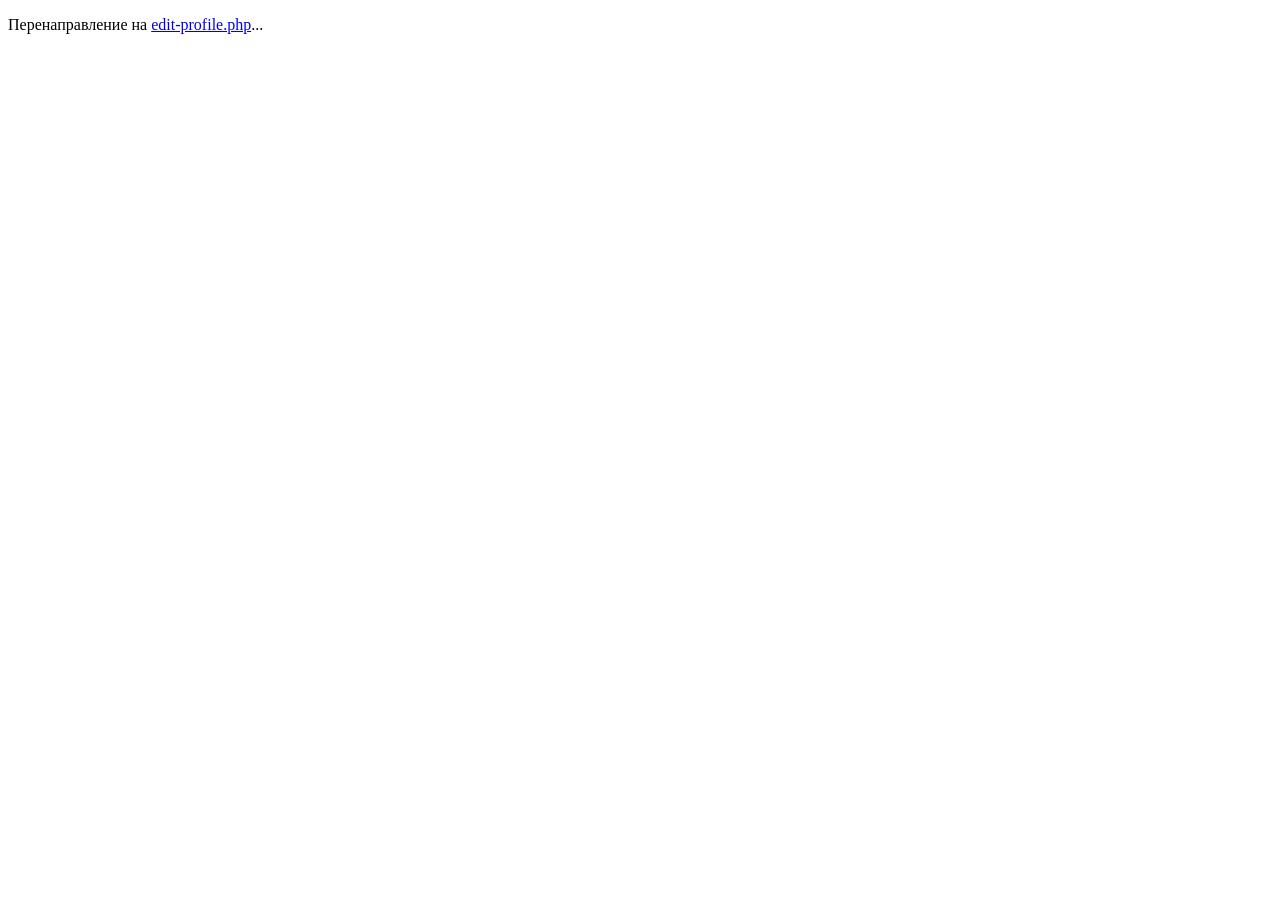
<file: edit-profile.html>
<!DOCTYPE html>
<html lang="ru">
<head>
    <meta charset="UTF-8">
    <meta http-equiv="refresh" content="0;url=edit-profile.php">
    <meta name="viewport" content="width=device-width, initial-scale=1.0">
    <title>Snapix</title>
</head>
<body>
    <p>Перенаправление на <a href="edit-profile.php">edit-profile.php</a>...</p>
</body>
</html>
</file>
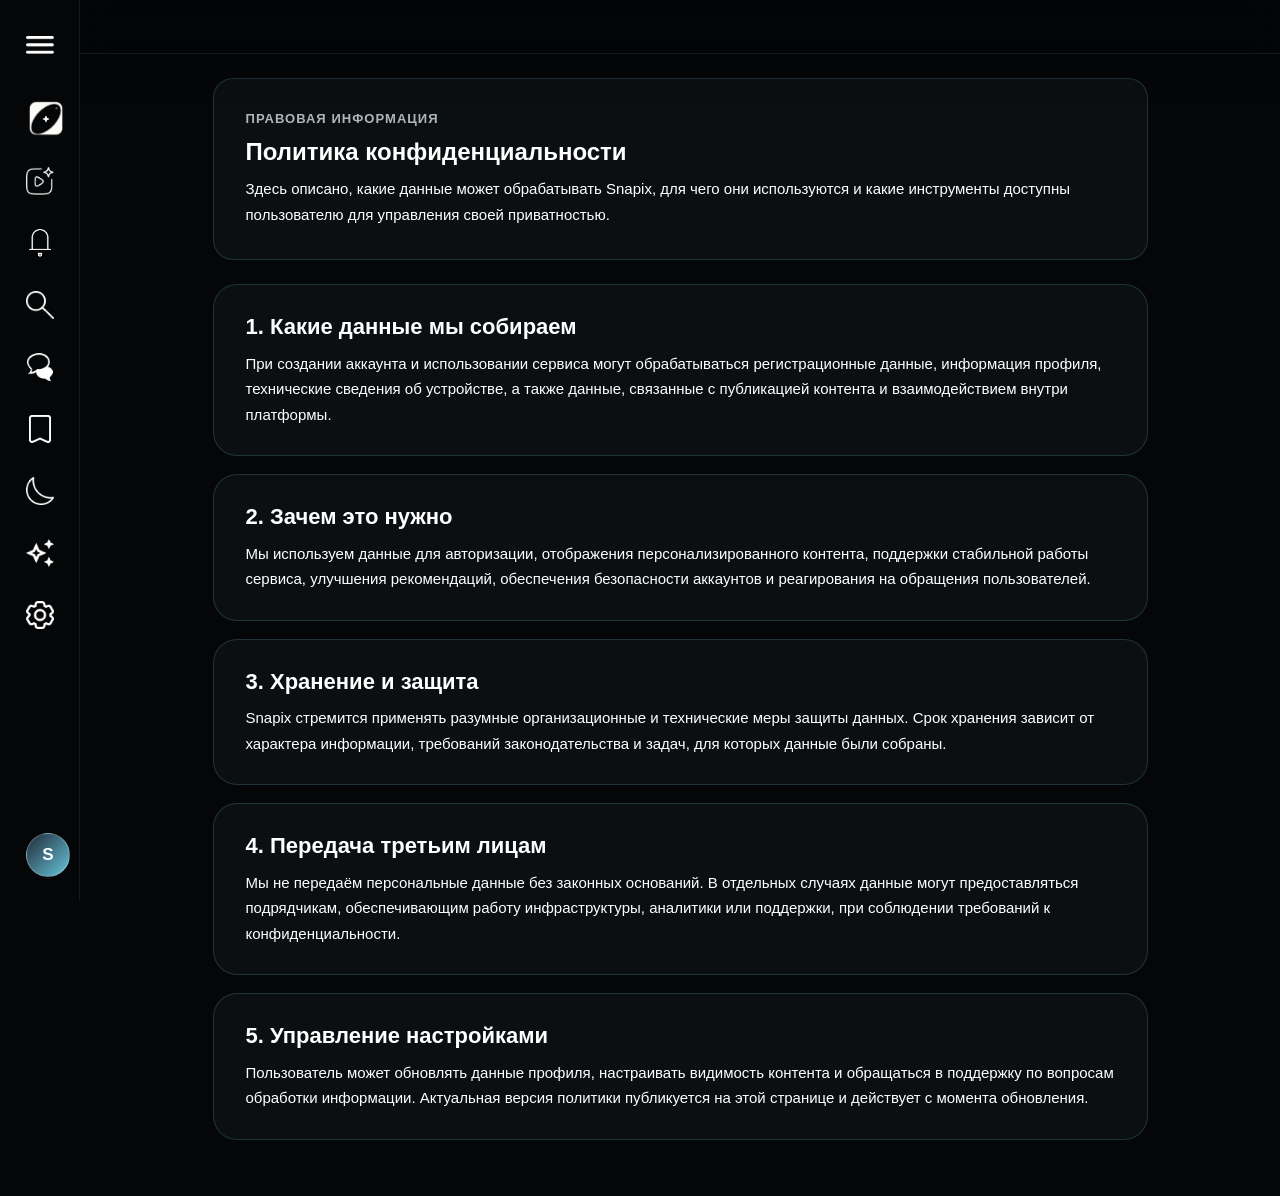
<file: privacy.html>
<!DOCTYPE html>
<html lang="ru">
<head>
    <meta charset="UTF-8">
    <meta name="viewport" content="width=device-width, initial-scale=1.0">
    <link rel="stylesheet" href="css/index.css">
    <link rel="icon" href="icon/light theme/logo.png" type="image/png">
    <title>Snapix</title>
</head>
<body data-page="privacy" class="has-side-menu">
    <aside class="side-menu" aria-label="Основное меню">
        <button type="button" class="side-menu-toggle" aria-label="Меню">
            <img src="icon/dark theme/menu.png" alt="" class="side-menu-icon">
            <span class="side-menu-label">Меню</span>
        </button>

        <nav class="side-menu-nav" aria-label="Навигация по сайту">
            <a href="index.php" class="side-menu-item" aria-label="Главная">
                <img src="icon/dark theme/logo.png" alt="" class="side-menu-icon">
                <span class="side-menu-label">Главная</span>
            </a>
            <a href="#" class="side-menu-item" aria-label="Clips">
                <img src="icon/dark theme/Clips.png" alt="" class="side-menu-icon">
                <span class="side-menu-label">Clips</span>
            </a>
            <a href="connections.php?view=requests" class="side-menu-item" aria-label="Уведомления">
                <img src="icon/dark theme/notification.png" alt="" class="side-menu-icon">
                <span class="side-menu-label">Уведомления</span>
            </a>
            <a href="#" class="side-menu-item" aria-label="Поиск">
                <img src="icon/dark theme/search.png" alt="" class="side-menu-icon">
                <span class="side-menu-label">Поиск</span>
            </a>
            <a href="chat.php" class="side-menu-item" aria-label="Чат">
                <img src="icon/dark theme/chat.png" alt="" class="side-menu-icon">
                <span class="side-menu-label">Чат</span>
            </a>
            <a href="profile.php" class="side-menu-item" aria-label="Закладки">
                <img src="icon/dark theme/favourites.png" alt="" class="side-menu-icon">
                <span class="side-menu-label">Закладки</span>
            </a>
            <button type="button" class="side-menu-item side-menu-button" aria-label="Темная тема">
                <img src="icon/dark theme/dark theme.png" alt="" class="side-menu-icon">
                <span class="side-menu-label">Темная тема</span>
            </button>
            <a href="#" class="side-menu-item" aria-label="Интересное">
                <img src="icon/dark theme/new.png" alt="" class="side-menu-icon">
                <span class="side-menu-label">Интересное</span>
            </a>
            <a href="edit-profile.php" class="side-menu-item" aria-label="Настройки">
                <img src="icon/dark theme/settings.png" alt="" class="side-menu-icon">
                <span class="side-menu-label">Настройки</span>
            </a>
        </nav>

        <a href="login.php" class="side-menu-profile" aria-label="Профиль пользователя">
            <span class="side-menu-avatar">S</span>
            <span class="side-menu-label side-menu-profile-name">Войти</span>
        </a>
        <button type="button" class="side-menu-account-toggle" aria-label="Открыть меню аккаунта">•••</button>
        <div class="side-menu-account-modal" role="dialog" aria-label="Меню аккаунта">
            <a href="login.php">Поменять аккаунт</a>
            <a href="logout.php">Выйти из учётной записи</a>
        </div>
    </aside>

    <div class="page-glass-nav" aria-hidden="true"></div>

    <main class="legal-page">
        <section class="legal-hero card-surface">
            <p class="page-eyebrow">Правовая информация</p>
            <h1>Политика конфиденциальности</h1>
            <p class="legal-lead">Здесь описано, какие данные может обрабатывать Snapix, для чего они используются и какие инструменты доступны пользователю для управления своей приватностью.</p>
        </section>

        <section class="legal-content">
            <article class="legal-section card-surface">
                <h2>1. Какие данные мы собираем</h2>
                <p>При создании аккаунта и использовании сервиса могут обрабатываться регистрационные данные, информация профиля, технические сведения об устройстве, а также данные, связанные с публикацией контента и взаимодействием внутри платформы.</p>
            </article>

            <article class="legal-section card-surface">
                <h2>2. Зачем это нужно</h2>
                <p>Мы используем данные для авторизации, отображения персонализированного контента, поддержки стабильной работы сервиса, улучшения рекомендаций, обеспечения безопасности аккаунтов и реагирования на обращения пользователей.</p>
            </article>

            <article class="legal-section card-surface">
                <h2>3. Хранение и защита</h2>
                <p>Snapix стремится применять разумные организационные и технические меры защиты данных. Срок хранения зависит от характера информации, требований законодательства и задач, для которых данные были собраны.</p>
            </article>

            <article class="legal-section card-surface">
                <h2>4. Передача третьим лицам</h2>
                <p>Мы не передаём персональные данные без законных оснований. В отдельных случаях данные могут предоставляться подрядчикам, обеспечивающим работу инфраструктуры, аналитики или поддержки, при соблюдении требований к конфиденциальности.</p>
            </article>

            <article class="legal-section card-surface">
                <h2>5. Управление настройками</h2>
                <p>Пользователь может обновлять данные профиля, настраивать видимость контента и обращаться в поддержку по вопросам обработки информации. Актуальная версия политики публикуется на этой странице и действует с момента обновления.</p>
            </article>
        </section>
    </main>
</body>
</html>
</file>
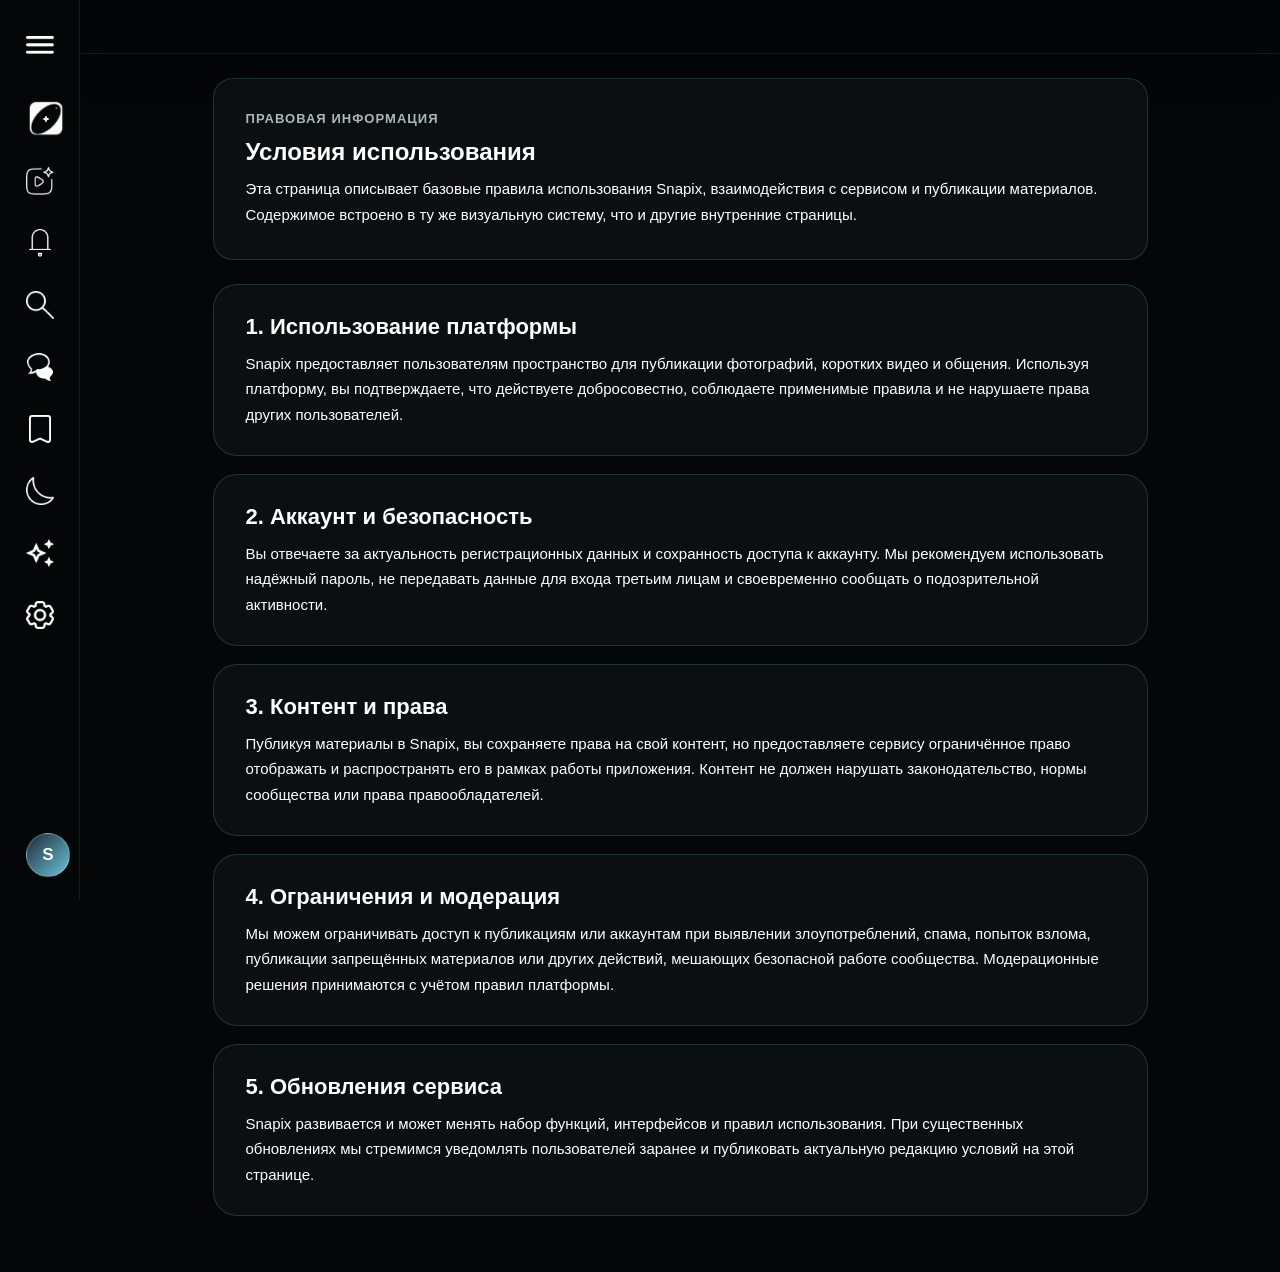
<file: terms.html>
<!DOCTYPE html>
<html lang="ru">
<head>
    <meta charset="UTF-8">
    <meta name="viewport" content="width=device-width, initial-scale=1.0">
    <link rel="stylesheet" href="css/index.css">
    <link rel="icon" href="icon/light theme/logo.png" type="image/png">
    <title>Snapix</title>
</head>
<body data-page="terms" class="has-side-menu">
    <aside class="side-menu" aria-label="Основное меню">
        <button type="button" class="side-menu-toggle" aria-label="Меню">
            <img src="icon/dark theme/menu.png" alt="" class="side-menu-icon">
            <span class="side-menu-label">Меню</span>
        </button>

        <nav class="side-menu-nav" aria-label="Навигация по сайту">
            <a href="index.php" class="side-menu-item" aria-label="Главная">
                <img src="icon/dark theme/logo.png" alt="" class="side-menu-icon">
                <span class="side-menu-label">Главная</span>
            </a>
            <a href="#" class="side-menu-item" aria-label="Clips">
                <img src="icon/dark theme/Clips.png" alt="" class="side-menu-icon">
                <span class="side-menu-label">Clips</span>
            </a>
            <a href="connections.php?view=requests" class="side-menu-item" aria-label="Уведомления">
                <img src="icon/dark theme/notification.png" alt="" class="side-menu-icon">
                <span class="side-menu-label">Уведомления</span>
            </a>
            <a href="#" class="side-menu-item" aria-label="Поиск">
                <img src="icon/dark theme/search.png" alt="" class="side-menu-icon">
                <span class="side-menu-label">Поиск</span>
            </a>
            <a href="chat.php" class="side-menu-item" aria-label="Чат">
                <img src="icon/dark theme/chat.png" alt="" class="side-menu-icon">
                <span class="side-menu-label">Чат</span>
            </a>
            <a href="profile.php" class="side-menu-item" aria-label="Закладки">
                <img src="icon/dark theme/favourites.png" alt="" class="side-menu-icon">
                <span class="side-menu-label">Закладки</span>
            </a>
            <button type="button" class="side-menu-item side-menu-button" aria-label="Темная тема">
                <img src="icon/dark theme/dark theme.png" alt="" class="side-menu-icon">
                <span class="side-menu-label">Темная тема</span>
            </button>
            <a href="#" class="side-menu-item" aria-label="Интересное">
                <img src="icon/dark theme/new.png" alt="" class="side-menu-icon">
                <span class="side-menu-label">Интересное</span>
            </a>
            <a href="edit-profile.php" class="side-menu-item" aria-label="Настройки">
                <img src="icon/dark theme/settings.png" alt="" class="side-menu-icon">
                <span class="side-menu-label">Настройки</span>
            </a>
        </nav>

        <a href="login.php" class="side-menu-profile" aria-label="Профиль пользователя">
            <span class="side-menu-avatar">S</span>
            <span class="side-menu-label side-menu-profile-name">Войти</span>
        </a>
        <button type="button" class="side-menu-account-toggle" aria-label="Открыть меню аккаунта">•••</button>
        <div class="side-menu-account-modal" role="dialog" aria-label="Меню аккаунта">
            <a href="login.php">Поменять аккаунт</a>
            <a href="logout.php">Выйти из учётной записи</a>
        </div>
    </aside>

    <div class="page-glass-nav" aria-hidden="true"></div>

    <main class="legal-page">
        <section class="legal-hero card-surface">
            <p class="page-eyebrow">Правовая информация</p>
            <h1>Условия использования</h1>
            <p class="legal-lead">Эта страница описывает базовые правила использования Snapix, взаимодействия с сервисом и публикации материалов. Содержимое встроено в ту же визуальную систему, что и другие внутренние страницы.</p>
        </section>

        <section class="legal-content">
            <article class="legal-section card-surface">
                <h2>1. Использование платформы</h2>
                <p>Snapix предоставляет пользователям пространство для публикации фотографий, коротких видео и общения. Используя платформу, вы подтверждаете, что действуете добросовестно, соблюдаете применимые правила и не нарушаете права других пользователей.</p>
            </article>

            <article class="legal-section card-surface">
                <h2>2. Аккаунт и безопасность</h2>
                <p>Вы отвечаете за актуальность регистрационных данных и сохранность доступа к аккаунту. Мы рекомендуем использовать надёжный пароль, не передавать данные для входа третьим лицам и своевременно сообщать о подозрительной активности.</p>
            </article>

            <article class="legal-section card-surface">
                <h2>3. Контент и права</h2>
                <p>Публикуя материалы в Snapix, вы сохраняете права на свой контент, но предоставляете сервису ограничённое право отображать и распространять его в рамках работы приложения. Контент не должен нарушать законодательство, нормы сообщества или права правообладателей.</p>
            </article>

            <article class="legal-section card-surface">
                <h2>4. Ограничения и модерация</h2>
                <p>Мы можем ограничивать доступ к публикациям или аккаунтам при выявлении злоупотреблений, спама, попыток взлома, публикации запрещённых материалов или других действий, мешающих безопасной работе сообщества. Модерационные решения принимаются с учётом правил платформы.</p>
            </article>

            <article class="legal-section card-surface">
                <h2>5. Обновления сервиса</h2>
                <p>Snapix развивается и может менять набор функций, интерфейсов и правил использования. При существенных обновлениях мы стремимся уведомлять пользователей заранее и публиковать актуальную редакцию условий на этой странице.</p>
            </article>
        </section>
    </main>
</body>
</html>
</file>
<file: css/index.css>
* {
    margin: 0;
    padding: 0;
    box-sizing: border-box;
}

html {
    scroll-behavior: smooth;
}

body {
    font-family: Arial, sans-serif;
    background: #fafafa;
    color: #1f1f1f;
}

.is-hidden {
    display: none !important;
}

.header {
    background: rgba(255, 255, 255, 0.92);
    border-bottom: 1px solid #dbdbdb;
    padding: 10px 20px;
    position: sticky;
    top: 0;
    z-index: 90;
    backdrop-filter: blur(14px);
}

.nav {
    max-width: 975px;
    margin: 0 auto;
    display: flex;
    justify-content: space-between;
    align-items: center;
    gap: 20px;
}

.logo {
    font-size: 28px;
    font-weight: bold;
    color: #000;
    text-decoration: none;
    transition: color 0.2s ease;
}

.search {
    background: #efefef;
    border: 1px solid #dbdbdb;
    border-radius: 10px;
    padding: 10px 16px;
    width: 215px;
    font-size: 14px;
}

.menu {
    display: flex;
    gap: 18px;
    align-items: center;
    margin-left: auto;
}

.auth-actions {
    display: flex;
    gap: 12px;
    align-items: center;
}

.menu a {
    color: #000;
    text-decoration: none;
    font-weight: 600;
    font-size: 16px;
    transition: color 0.2s ease;
}

.menu a:hover,
.menu a:focus-visible,
.logo:hover,
.logo:focus-visible {
    color: #0095f6;
}

.auth {
    display: inline-flex;
    align-items: center;
    justify-content: center;
    background: #0095f6;
    color: white;
    padding: 10px 18px;
    border-radius: 10px;
    text-decoration: none;
    font-weight: 600;
}

.auth:hover,
.auth:focus-visible {
    color: white;
    background: #007ed6;
}

.user-avatar-link {
    display: inline-flex;
    align-items: center;
    justify-content: center;
}

.notification-bell {
    width: 42px;
    height: 42px;
    border-radius: 50%;
    border: 1px solid rgba(0, 0, 0, 0.08);
    background: #fff;
    position: relative;
    display: inline-flex;
    align-items: center;
    justify-content: center;
    color: #1f2937;
    text-decoration: none;
}

.notification-bell-icon {
    font-size: 18px;
    line-height: 1;
}

.notification-badge {
    min-width: 18px;
    height: 18px;
    padding: 0 5px;
    border-radius: 999px;
    background: #ef4444;
    color: #fff;
    font-size: 11px;
    font-weight: 700;
    display: inline-flex;
    align-items: center;
    justify-content: center;
    position: absolute;
    top: -3px;
    right: -3px;
}

.notification-popover {
    width: min(420px, calc(100vw - 32px));
    padding: 18px;
    border-radius: 22px;
    border: 1px solid #dfe7ef;
    background: rgba(255, 255, 255, 0.98);
    box-shadow: 0 24px 60px rgba(15, 23, 42, 0.14);
    position: absolute;
    top: 78px;
    right: 20px;
    z-index: 120;
    display: none;
}

.notification-popover.is-open {
    display: block;
}

.notification-popover-header {
    display: flex;
    align-items: center;
    justify-content: space-between;
    gap: 12px;
    margin-bottom: 14px;
}

.notification-popover-header a {
    color: #0095f6;
    font-size: 14px;
    font-weight: 700;
    text-decoration: none;
}

.notification-popover-list {
    display: grid;
    gap: 10px;
}

.notification-popover-item {
    display: grid;
    gap: 10px;
    padding: 14px;
    border-radius: 18px;
    background: #f8fbff;
    border: 1px solid #e4edf5;
}

.notification-popover-actions {
    display: flex;
    gap: 8px;
    flex-wrap: wrap;
}

.notification-popover-actions form {
    margin: 0;
}

.notification-popover-actions .primary-link,
.notification-popover-actions .secondary-link {
    min-height: 38px;
    padding: 0 14px;
    font-size: 13px;
}

.notification-popover-empty {
    color: #4b5563;
    font-size: 14px;
    line-height: 1.6;
}

.user-avatar {
    width: 42px;
    height: 42px;
    border-radius: 50%;
    border: 1px solid rgba(0, 0, 0, 0.08);
    background: linear-gradient(135deg, #d9efff 0%, #f7f7f7 100%);
    background-size: cover;
    background-position: center;
    color: #0072cf;
    font-size: 16px;
    font-weight: 700;
    display: inline-flex;
    align-items: center;
    justify-content: center;
    overflow: hidden;
}

main {
    max-width: 975px;
    margin: 0 auto;
    padding: 24px 20px 56px;
}

h1 {
    margin-bottom: 10px;
}

h2 {
    margin-bottom: 10px;
}

.card-surface {
    background: #fff;
    border: 1px solid #e6e6e6;
    border-radius: 24px;
    box-shadow: 0 12px 32px rgba(15, 23, 42, 0.05);
}

.page-eyebrow {
    margin-bottom: 12px;
    color: #0095f6;
    font-size: 13px;
    font-weight: 700;
    letter-spacing: 0.08em;
    text-transform: uppercase;
}


.home-hero {
    padding: 32px;
    background: linear-gradient(135deg, #ffffff 0%, #f2f8ff 60%, #fff7ef 100%);
}



.home-lead {
    max-width: 680px;
    color: #4b5563;
    font-size: 17px;
    line-height: 1.7;
}

.hero-actions,
.form-actions {
    display: flex;
    align-items: center;
    gap: 12px;
    margin-top: 22px;
    flex-wrap: wrap;
}

.primary-link,
.secondary-link {
    display: inline-flex;
    align-items: center;
    justify-content: center;
    min-height: 46px;
    padding: 0 18px;
    border-radius: 12px;
    text-decoration: none;
    font-weight: 700;
    transition: transform 0.2s ease, box-shadow 0.2s ease, background-color 0.2s ease, color 0.2s ease;
}

.primary-link {
    display: inline-flex;
    align-items: center;
    justify-content: center;
    min-height: 44px;
    padding: 0 18px;
    border: 0;
    border-radius: 12px;
    background: #68C5DB;
    color: #040607;
    font-size: 14px;
    font-weight: 600;
    text-decoration: none;
    cursor: pointer;
    transition: background-color .2s ease, transform .2s ease;
}

.primary-link:hover,
.primary-link:focus-visible {
    color: #fff;
    transform: translateY(-1px);
}

.secondary-link {
    background: #f3f6f9;
    color: #1f1f1f;
    border: 1px solid #d7dee5;
}

.secondary-link:hover,
.secondary-link:focus-visible {
    color: #0095f6;
    background: #eef7ff;
}



.preview-card {
    padding: 24px;
}

.preview-card p,
.legal-lead,
.legal-section p,
.empty-state,
.field-help {
    color: #4b5563;
    font-size: 15px;
    line-height: 1.7;
}

.legal-page {
    display: grid;
    gap: 24px;
}

.legal-hero {
    padding: 32px;
    background: linear-gradient(135deg, #ffffff 0%, #f3f9ff 100%);
}

.legal-content {
    display: grid;
    gap: 18px;
}

.legal-section {
    padding: 28px 32px;
}

.legal-section h2 {
    font-size: 22px;
    line-height: 1.25;
}

.profile-page {
    max-width: 975px;
    margin: 0 auto;
    padding: 20px 20px 64px;
}

.profile-sticky-nav {
    position: sticky;
    top: 0;
    z-index: 95;
    background: rgba(250, 250, 250, 0.92);
    backdrop-filter: blur(14px);
    border-bottom: 1px solid rgba(219, 219, 219, 0.95);
}

.profile-nav-inner {
    max-width: 975px;
    margin: 0 auto;
    padding: 14px 20px;
    display: flex;
    align-items: center;
    gap: 14px;
    cursor: pointer;
}

.profile-nav-back {
    width: 42px;
    height: 42px;
    border-radius: 12px;
    border: 1px solid #d8e4ef;
    background: #fff;
    color: #1f1f1f;
    text-decoration: none;
    display: inline-flex;
    align-items: center;
    justify-content: center;
    font-size: 22px;
    flex: 0 0 auto;
}

.profile-nav-back:hover,
.profile-nav-back:focus-visible {
    color: #0095f6;
    background: #eef7ff;
}

.profile-nav-title {
    font-size: 16px;
    font-weight: 700;
}

.profile-cover {
    min-height: 240px;
    border-radius: 30px;
    background: linear-gradient(135deg, #f7fbff 0%, #fdf7ef 100%);
    background-size: cover;
    background-position: center;
    position: relative;
    overflow: hidden;
    border: 1px solid #e5ecf2;
}

.profile-cover.has-image::after {
    content: "";
    position: absolute;
    inset: 0;
    background: linear-gradient(180deg, rgba(15, 23, 42, 0.08), rgba(15, 23, 42, 0.25));
}

.profile-summary {
    margin-top: -54px;
    position: relative;
    z-index: 1;
    padding: 28px;
}

.profile-header {
    display: grid;
    grid-template-columns: auto 1fr auto;
    gap: 24px;
    align-items: start;
}

.profile-avatar-shell {
    width: 128px;
    height: 128px;
    border-radius: 50%;
    padding: 6px;
    background: #fff;
    box-shadow: 0 14px 28px rgba(15, 23, 42, 0.08);
}

.profile-avatar {
    width: 100%;
    height: 100%;
    border-radius: 50%;
    background: linear-gradient(135deg, #d9efff 0%, #f3f4f6 100%);
    background-size: cover;
    background-position: center;
    color: #0072cf;
    font-size: 40px;
    font-weight: 700;
    display: flex;
    align-items: center;
    justify-content: center;
}

.profile-main {
    min-width: 0;
}

.profile-username {
    margin-bottom: 14px;
    font-size: 32px;
    line-height: 1.1;
}

.profile-name-row {
        flex-wrap: wrap;
    }

.profile-metrics {
    display: flex;
    flex-wrap: wrap;
    gap: 16px;
    margin-bottom: 18px;
}

.profile-metric {
    min-width: 118px;
    padding: 12px 16px;
    border-radius: 16px;
    background: #f8fafc;
    border: 1px solid #e5edf5;
}

.profile-metric-link {
    color: inherit;
    text-decoration: none;
    transition: border-color 0.2s ease, background-color 0.2s ease, transform 0.2s ease;
}

.profile-metric-link:hover,
.profile-metric-link:focus-visible {
    background: #eef7ff;
    border-color: #67b7f7;
    transform: translateY(-1px);
}

.profile-metric strong {
    display: block;
    margin-bottom: 4px;
    font-size: 20px;
}

.profile-metric span {
    color: #6b7280;
    font-size: 14px;
}

.profile-bio {
    min-height: 28px;
    max-width: 720px;
    color: #374151;
    font-size: 15px;
    line-height: 1.7;
}

.profile-bio.is-empty {
    color: transparent;
}

.profile-name-row {
    display: flex;
    align-items: center;
    gap: 12px;
    margin-bottom: 14px;
}

.profile-name-row .profile-username {
    margin-bottom: 0;
}

.profile-create-btn,
.header-plus-btn {
    width: 42px;
    height: 42px;
    border-radius: 999px;
    text-decoration: none;
    display: inline-flex;
    align-items: center;
    justify-content: center;
    font-size: 28px;
    line-height: 1;
    color: #fff;
    background: linear-gradient(135deg, #0095f6 0%, #0072cf 100%);
    box-shadow: 0 10px 20px rgba(0, 149, 246, 0.26);
    transition: transform 0.2s ease, box-shadow 0.2s ease;
}

.profile-create-btn:hover,
.profile-create-btn:focus-visible,
.header-plus-btn:hover,
.header-plus-btn:focus-visible {
    color: #fff;
    transform: translateY(-1px);
    box-shadow: 0 14px 24px rgba(0, 149, 246, 0.3);
}

.feed-wrap {
    display: grid;
    gap: 18px;
}

.feed-list {
    display: grid;
    gap: 18px;
    max-width: 500px;
    margin: 0 auto;
    width: 100%;
}

.feed-card {
    overflow: visible;
    width: 100%;
    max-width: 500px;
}

.feed-card-header {
    display: grid;
    grid-template-columns: minmax(0, 1fr);
    align-items: center;
    width: 100%;
    min-width: 0;
    box-sizing: border-box;
    padding: 16px;
}

.feed-header-main {
    display: flex;
    align-items: center;
    flex: 1 1 0;
    gap: 10px;
    min-width: 0;
    overflow: visible;
}

.post-menu-wrap {
    position: relative;
    justify-self: end;
    flex: 0 0 auto;
    min-width: 24px;
    margin-left: 12px;
}

.post-menu-toggle {
    width: 24px;
    height: 24px;
    border: 0;
    border-radius: 0;
    background: transparent;
    cursor: pointer;
    flex-shrink: 0;
    font-size: 0;
    line-height: 1;
    padding: 0;
    display: inline-flex;
    align-items: center;
    justify-content: center;
}

.post-menu {
    position: absolute;
    left: -246px;
    top: calc(100% + 10px);
    min-width: 280px;
    background: #fff;
    border: 1px solid #d8dfe8;
    border-radius: 12px;
    box-shadow: 0 14px 30px rgba(2, 6, 23, 0.12);
    padding: 8px;
    display: none;
    z-index: 40;
    transform: translateY(-8px);
    opacity: 0;
}

.post-menu.is-open {
    display: grid;
    gap: 4px;
    animation: post-menu-enter 180ms ease-out forwards;
}

@keyframes post-menu-enter {
    from {
        opacity: 0;
        transform: translateY(-8px);
    }

    to {
        opacity: 1;
        transform: translateY(0);
    }
}

.post-menu a,
.post-menu button {
    width: 100%;
    text-align: left;
    border: 0;
    background: transparent;
    padding: 9px 10px;
    border-radius: 8px;
    color: #1f2937;
    font: inherit;
    text-decoration: none;
    cursor: pointer;
}

.post-menu form {
    margin: 0;
}

.post-menu-item {
    min-height: 42px;
    display: flex !important;
    align-items: center;
    gap: 12px;
}

.post-menu-item img {
    width: 22px;
    height: 22px;
    flex: 0 0 22px;
    object-fit: contain;
}

.post-menu-item span {
    min-width: 0;
    overflow-wrap: anywhere;
}

.post-menu a:hover,
.post-menu button:hover {
    background: #eef7ff;
}

.feed-author-avatar-link,
.feed-author-name,
.comment-author,
.saved-post-author {
    text-decoration: none;
}

.feed-author-avatar-link {
    flex: 0 0 auto;
}

.feed-header-main > div {
    flex: 1 1 auto;
    min-width: 0;
    overflow: hidden;
}

.feed-header-main > .feed-author-line {
    flex: 1 1 auto;
    width: 100%;
    overflow: visible;
    display: inline-flex;
    align-items: center;
    gap: 8px;
}

.feed-header-main > strong,
.feed-author-name {
    display: block;
    flex: 1 1 auto;
    box-sizing: border-box;
    max-width: 100%;
    min-width: 0;
    overflow: hidden;
    padding-right: 0;
    text-overflow: ellipsis;
    white-space: nowrap;
}

.feed-author-name strong {
    overflow: visible;
    text-overflow: inherit;
    white-space: inherit;
}

.feed-author-avatar {
    width: 38px;
    height: 38px;
    border-radius: 50%;
    background: linear-gradient(135deg, #d9efff 0%, #f3f4f6 100%);
    background-size: cover;
    background-position: center;
    color: #0072cf;
    font-weight: 700;
    display: inline-flex;
    align-items: center;
    justify-content: center;
}

.feed-author-avatar-link:hover .feed-author-avatar,
.feed-author-avatar-link:focus-visible .feed-author-avatar {
    box-shadow: 0 0 0 3px rgba(0, 149, 246, 0.15);
}

.feed-author-name,
.comment-author,
.saved-post-author {
    color: #111827;
}

.feed-author-name:hover,
.feed-author-name:focus-visible,
.comment-author:hover,
.comment-author:focus-visible,
.saved-post-author:hover,
.saved-post-author:focus-visible {
    color: #0095f6;
}

.feed-card-media {
    background: #f3f7fb;
    width: 100%;
    max-width: 500px;
    aspect-ratio: 1 / 1;
}

.feed-card-media img,
.feed-card-media video {
    width: 100%;
    height: 100%;
    max-height: 500px;
    object-fit: cover;
    display: block;
    background: #eef2f7;
}

.feed-card-media-placeholder {
    min-height: 240px;
    display: grid;
    place-items: center;
    color: #6b7280;
    font-size: 14px;
}

.feed-card-caption {
    color: #374151;
    line-height: 1.6;
}

.feed-card-body {
    display: grid;
    gap: 14px;
    padding: 16px 16px 18px;
}

.feed-card-actions {
    display: flex;
    align-items: center;
    justify-content: space-between;
    gap: 12px;
    flex-wrap: wrap;
}

.feed-card-buttons {
    width: 100%;
    display: flex;
    align-items: flex-start;
    justify-content: space-between;
    gap: 18px;
    flex-wrap: nowrap;
}

.feed-card-buttons-group {
    display: flex;
    align-items: flex-start;
    gap: 18px;
    flex-wrap: nowrap;
}

.feed-card-buttons-right {
    margin-left: auto;
}

.feed-action-item {
    display: inline-flex;
    flex-direction: column;
    align-items: center;
    justify-content: flex-start;
    gap: 4px;
}

.feed-action-count {
    display: block;
    width: 100%;
    min-width: 16px;
    font-size: 14px;
    line-height: 1;
    color: #4b5563;
    text-align: center;
}

.feed-card-stats {
    display: flex;
    gap: 14px;
    flex-wrap: wrap;
    color: #6b7280;
    font-size: 14px;
}

.inline-action-form {
    margin: 0;
}

.feed-action-btn {
    min-height: 40px;
    padding: 0 16px;
    border: 1px solid #d8dfe8;
    border-radius: 999px;
    background: #fff;
    color: #1f2937;
    font: inherit;
    font-weight: 700;
    cursor: pointer;
    transition: background-color 0.2s ease, border-color 0.2s ease, color 0.2s ease, transform 0.16s ease;
    text-decoration: none;
}

.feed-action-btn:hover,
.feed-action-btn:focus-visible {
    background: #eef7ff;
    border-color: #0095f6;
    color: #0072cf;
}

.feed-action-btn.is-active {
    background: #ffe7ec;
    border-color: #ff7d98;
    color: #ef4444;
}

.feed-action-btn-save.is-saved {
    background: #fff7d6;
    border-color: #facc15;
    color: #eab308;
}

.feed-action-btn-repost.is-reposted {
    background: #ecfdf5;
    border-color: #6ee7b7;
    color: #22c55e;
}

.feed-icon-btn {
    width: 40px;
    min-width: 40px;
    padding: 0;
    display: inline-flex;
    align-items: center;
    justify-content: center;
    font-size: 18px;
    line-height: 1;
}

.feed-reposts-note {
    margin: 0;
    color: #6b7280;
    font-size: 13px;
}

.feed-card-comments {
    display: grid;
    gap: 10px;
    padding-top: 2px;
}

.feed-card-comments.is-hidden {
    display: none;
}

.comments-modal {
    position: fixed;
    inset: 0;
    display: none;
    align-items: center;
    justify-content: center;
    z-index: 1200;
}

.comments-modal.is-open {
    display: flex;
}

.comments-modal-overlay {
    position: absolute;
    inset: 0;
    background: rgba(15, 23, 42, 0.55);
}

.comments-modal-dialog {
    position: relative;
    width: min(620px, calc(100vw - 24px));
    max-height: calc(100vh - 32px);
    display: grid;
    grid-template-rows: auto 1fr auto;
    border-radius: 18px;
    background: #fff;
    border: 1px solid #dbe5ef;
    overflow: hidden;
}

.comments-modal-header {
    display: flex;
    align-items: center;
    justify-content: space-between;
    padding: 14px 16px;
    border-bottom: 1px solid #e5edf5;
}

.comments-modal-header h3 {
    margin: 0;
}

.comments-modal-body {
    overflow: auto;
    padding: 14px 16px;
    display: grid;
    gap: 10px;
}

.comments-modal-form {
    padding: 12px 16px 16px;
    border-top: 1px solid #e5edf5;
}

.comment-item {
    display: grid;
    gap: 4px;
    padding: 12px 14px;
    border-radius: 14px;
    background: #f8fafc;
    border: 1px solid #e5edf5;
}

.comment-item strong {
    font-size: 14px;
}

.comment-item p,
.comments-empty,
.comments-login-hint {
    color: #4b5563;
    font-size: 14px;
    line-height: 1.6;
}

.comment-form {
    display: grid;
    gap: 10px;
}

.comment-form textarea {
    width: 100%;
    border: 1px solid #d8dfe8;
    border-radius: 14px;
    padding: 12px 14px;
    font: inherit;
    background: #fff;
    resize: vertical;
}

.comment-form textarea:focus {
    outline: none;
    border-color: #0095f6;
    box-shadow: 0 0 0 4px rgba(0, 149, 246, 0.12);
}

.comment-form .primary-link {
    width: fit-content;
}

.share-modal {
    position: fixed;
    inset: 0;
    display: none;
    align-items: center;
    justify-content: center;
    z-index: 1300;
}

.share-modal.is-open {
    display: flex;
}

.share-modal-overlay {
    position: absolute;
    inset: 0;
    background: rgba(15, 23, 42, 0.55);
}

.share-modal-dialog {
    position: relative;
    width: min(520px, calc(100vw - 24px));
    max-height: calc(100vh - 32px);
    border-radius: 18px;
    border: 1px solid #dbe5ef;
    background: #fff;
    display: grid;
    grid-template-rows: auto 1fr;
    overflow: hidden;
}

.share-modal-header {
    display: flex;
    align-items: center;
    justify-content: space-between;
    padding: 14px 16px;
    border-bottom: 1px solid #e5edf5;
}

.share-modal-header h3 {
    margin: 0;
}

.share-modal-body {
    overflow: auto;
    padding: 14px 16px;
    display: grid;
    gap: 10px;
}

.share-recipient-row {
    display: flex;
    align-items: center;
    justify-content: space-between;
    gap: 10px;
    border: 1px solid #e5edf5;
    background: #f8fafc;
    border-radius: 12px;
    padding: 10px 12px;
}

.share-recipient-user {
    display: inline-flex;
    align-items: center;
    gap: 10px;
    min-width: 0;
}

.share-recipient-avatar {
    width: 38px;
    height: 38px;
    border-radius: 50%;
    background: #dbeafe;
    color: #1d4ed8;
    font-weight: 700;
    display: inline-flex;
    align-items: center;
    justify-content: center;
    background-size: cover;
    background-position: center;
}

.share-send-btn {
    border: none;
    border-radius: 10px;
    background: #0095f6;
    color: #fff;
    padding: 8px 12px;
    font-size: 13px;
    font-weight: 700;
    cursor: pointer;
}

.share-send-btn:disabled {
    opacity: 0.7;
    cursor: default;
}

.share-relation-note {
    display: block;
    color: #64748b;
    font-size: 12px;
}

.create-post-page {
    max-width: 860px;
    margin: 0 auto;
    padding: 24px 20px 64px;
}

.create-post-card {
    padding: 28px;
}

.create-post-subtitle {
    margin: 8px 0 20px;
    color: #4b5563;
}

.create-post-form {
    display: grid;
    gap: 16px;
}

.create-post-form input[type="file"],
.create-post-form textarea {
    width: 100%;
    border: 1px solid #d8dfe8;
    border-radius: 14px;
    padding: 12px 14px;
    font: inherit;
    background: #fff;
    resize: vertical;
}

.create-post-form input[type="file"]:focus,
.create-post-form textarea:focus {
    outline: none;
    border-color: #0095f6;
    box-shadow: 0 0 0 4px rgba(0, 149, 246, 0.12);
}

.form-status.is-error {
    color: #c54242;
}

.profile-edit-btn {
    align-self: start;
}

.profile-actions {
    display: grid;
    gap: 10px;
    align-self: start;
}

.profile-logout-btn {
    text-align: center;
}

.follow-action-form {
    margin: 0;
}

.follow-state-card {
    display: grid;
    gap: 10px;
    padding: 18px;
    border-radius: 18px;
    background: #f8fbff;
    border: 1px solid #d9e8f5;
    max-width: 320px;
}

.follow-state-card p {
    color: #4b5563;
    font-size: 14px;
    line-height: 1.6;
}

.profile-posts {
    margin-top: 24px;
    padding: 28px;
}

.section-heading {
    display: flex;
    align-items: center;
    justify-content: space-between;
    gap: 12px;
    margin-bottom: 18px;
}

.profile-post-tabs {
    display: flex;
    gap: 8px;
}

.profile-post-tab {
    border: 1px solid rgba(255, 255, 255, 0.18);
    background: transparent;
    color: #fff;
    border-radius: 999px;
    padding: 8px 14px;
    cursor: pointer;
}

.profile-post-tab.is-active {
    background: #fff;
    color: #111;
}

.profile-post-tab-icon {
    min-width: 42px;
    display: inline-flex;
    align-items: center;
    justify-content: center;
    font-size: 18px;
}


.posts-grid {
    display: grid;
    grid-template-columns: repeat(3, minmax(0, 1fr));
    gap: 18px;
}

.post-card {
    overflow: visible;
    border-radius: 20px;
    border: 1px solid #e5e7eb;
    background: #fff;
    position: relative;
}

.post-card-media {
    aspect-ratio: 1 / 1;
    width: 100%;
    background: linear-gradient(135deg, #edf6ff 0%, #fff6ee 100%);
    background-size: cover;
    background-position: center;
    object-fit: cover;
    display: block;
}

.post-card-copy {
    padding: 16px;
    position: relative;
}

.post-card-copy p {
    color: #4b5563;
    font-size: 14px;
    line-height: 1.6;
}

.post-card-actions {
    display: flex;
    gap: 10px;
    margin-top: 14px;
    flex-wrap: wrap;
}

.post-card-delete-form {
    margin: 0;
}

.post-card-btn {
    min-height: 40px;
    padding: 0 14px;
    border-radius: 12px;
    border: 1px solid #d7dee5;
    background: #f3f6f9;
    color: #1f1f1f;
    text-decoration: none;
    font: inherit;
    font-weight: 700;
    display: inline-flex;
    align-items: center;
    justify-content: center;
    cursor: pointer;
    transition: background-color 0.2s ease, color 0.2s ease, border-color 0.2s ease;
}

.post-card-btn:hover,
.post-card-btn:focus-visible {
    background: #eef7ff;
    border-color: #0095f6;
    color: #0095f6;
}

.post-card-btn-delete {
    background: #fff3f3;
    border-color: #f1c6c6;
    color: #c54242;
}

.post-card-btn-delete:hover,
.post-card-btn-delete:focus-visible {
    background: #ffe8e8;
    border-color: #e88484;
    color: #b02a2a;
}

.saved-post-author {
    display: block;
    margin-bottom: 8px;
    color: #111827;
    font-size: 14px;
}

.request-list {
    display: grid;
    gap: 14px;
}

.request-card {
    display: flex;
    align-items: center;
    justify-content: space-between;
    gap: 18px;
    padding: 18px;
    border-radius: 20px;
    background: #fbfcfe;
    border: 1px solid #e3eaf2;
}

.request-card-link {
    color: inherit;
    text-decoration: none;
}

.request-card-link:hover,
.request-card-link:focus-visible {
    border-color: #67b7f7;
    background: #f5faff;
}

.request-user {
    display: flex;
    align-items: center;
    gap: 14px;
    min-width: 0;
    color: inherit;
    text-decoration: none;
}

.request-avatar {
    width: 52px;
    height: 52px;
    border-radius: 50%;
    background: linear-gradient(135deg, #d9efff 0%, #f3f4f6 100%);
    background-size: cover;
    background-position: center;
    color: #0072cf;
    font-weight: 700;
    display: inline-flex;
    align-items: center;
    justify-content: center;
    flex: 0 0 auto;
}

.request-copy {
    display: grid;
    gap: 4px;
    min-width: 0;
}

.request-copy strong {
    color: #111827;
}

.request-copy span {
    color: #4b5563;
    font-size: 14px;
    line-height: 1.6;
}

.request-actions {
    display: flex;
    align-items: center;
    gap: 10px;
    flex-wrap: wrap;
}

.request-actions form {
    margin: 0;
}

.connections-tabs {
    display: flex;
    gap: 10px;
    margin-bottom: 18px;
    flex-wrap: wrap;
}

.connections-tab {
    min-height: 42px;
    padding: 0 16px;
    border-radius: 999px;
    border: 1px solid #68C5DB !important;
    background: #68C5DB !important;
    color: #040607 !important;
    text-decoration: none;
    font-weight: 700;
    display: inline-flex;
    align-items: center;
    justify-content: center;
    gap: 8px;
}
.connections-tab:hover,
.connections-tab:focus,
.connections-tab:focus-visible,
.connections-tab.is-active,
.connections-tab.is-active:hover,
.connections-tab.is-active:focus-visible {
    background: #68C5DB !important;
    border-color: #68C5DB !important;
    color: #040607 !important;
    filter: none !important;
    box-shadow: none !important;
}
.edit-post-preview {
    margin-bottom: 18px;
    overflow: hidden;
    border-radius: 18px;
    background: #f3f7fb;
}

.edit-post-preview img,
.edit-post-preview video {
    display: block;
    width: 100%;
    max-height: 500px;
    object-fit: cover;
    background: #eef2f7;
}

.private-profile-notice {
    padding: 28px;
    border-radius: 22px;
    background: linear-gradient(135deg, #f8fbff 0%, #fff8f1 100%);
    border: 1px solid #dde8f2;
}

.private-profile-notice h3 {
    margin-bottom: 10px;
    font-size: 22px;
    line-height: 1.3;
}

.private-profile-notice p {
    color: #4b5563;
    font-size: 15px;
    line-height: 1.7;
}

.empty-state {
    padding: 22px 20px;
    border-radius: 18px;
    background: #171a1c;
    border: 1px dashed #0e1924;
}

.edit-profile-page {
    display: grid;
    place-items: start center;
}

.edit-profile-card {
    width: 100%;
    max-width: 860px;
    padding: 32px;
}

.inline-back-link {
    display: inline-flex;
    align-items: center;
    gap: 8px;
    margin-bottom: 14px;
    color: #4b5563;
    text-decoration: none;
    font-weight: 600;
}

.inline-back-link:hover,
.inline-back-link:focus-visible {
    color: #0095f6;
}

.page-heading {
    margin-bottom: 22px;
}

.page-heading p {
    max-width: 640px;
    color: #4b5563;
    font-size: 15px;
    line-height: 1.7;
}

.edit-profile-form {
    display: grid;
    gap: 18px;
}

.field {
    display: grid;
    gap: 8px;
}

.field label {
    font-size: 14px;
    font-weight: 700;
    color: #1f2937;
}

.edit-profile-form input,
.edit-profile-form textarea {
    width: 100%;
    border: 1px solid #d8dfe8;
    border-radius: 14px;
    padding: 14px 16px;
    font: inherit;
    background: #fff;
    resize: vertical;
}

.edit-profile-form input:focus,
.edit-profile-form textarea:focus {
    outline: none;
    border-color: #0095f6;
    box-shadow: 0 0 0 4px rgba(0, 149, 246, 0.12);
}

.form-status {
    min-height: 20px;
    color: #c54242;
    font-size: 14px;
}

.form-status.is-success {
    color: #1d7f4e;
}

@media (max-width: 900px) {
    .preview-grid,
    .posts-grid {
        grid-template-columns: repeat(2, minmax(0, 1fr));
    }

    .profile-header {
        grid-template-columns: auto 1fr;
    }

    .profile-edit-btn {
        grid-column: 2;
        justify-self: start;
    }
}

@media (max-width: 768px) {
    .header {
        padding: 12px 16px;
    }

    .nav {
        flex-wrap: wrap;
        gap: 12px;
    }

    .search {
        order: 3;
        width: 100%;
    }

    .menu {
        gap: 12px;
    }

    main,
    .profile-page,
    .create-post-page {
        padding: 20px 16px 40px;
    }
    .home-hero,
    .legal-hero,
    .legal-section,
    .profile-summary,
    .profile-posts,
    .edit-profile-card,
    .create-post-card {
        padding: 24px 20px;
        border-radius: 22px;
    }

    .profile-cover {
        min-height: 190px;
        border-radius: 24px;
    }

    .profile-summary {
        margin-top: -34px;
    }

    .profile-nav-inner {
        padding: 12px 16px;
    }
}

@media (max-width: 600px) {
    .preview-grid,
    .posts-grid,
    .profile-header {
        grid-template-columns: 1fr;
    }

    .profile-avatar-shell {
        width: 104px;
        height: 104px;
    }

    .profile-edit-btn {
        grid-column: auto;
    }

    .profile-username {
        font-size: 28px;
    }

    .profile-metrics {
        gap: 12px;
    }

    .profile-metric {
        min-width: calc(50% - 6px);
    }

    .auth-actions {
        gap: 10px;
    }

    .request-card {
        align-items: flex-start;
        flex-direction: column;
    }

    .request-actions {
        width: 100%;
    }

    .notification-popover {
        right: 16px;
        left: 16px;
        width: auto;
    }
}

/* Unified Snapix dark theme */
:root {
    --home-bg: #040607;
    --home-surface: #040607;
    --home-header: #040607;
    --home-accent: #68C5DB;
    --home-text: #ffffff;
    --home-secondary-text: #aeb8bc;
    --home-border: rgba(104, 197, 219, 0.2);
    --home-panel: #0b0f11;
    --home-message-other: #111517;
}

html,
body,
body[data-page] {
    background-color: var(--home-bg) !important;
    color: var(--home-text) !important;
}

body::before,
body::after {
    content: none !important;
    display: none !important;
}

.header,
.nav,
.profile-sticky-nav,
.profile-nav-inner {
    background-color: var(--home-header) !important;
    border-color: var(--home-border) !important;
    color: var(--home-text) !important;
    box-shadow: none !important;
}

main,
.feed-wrap,
.feed-list,
.section-heading,
.profile-page,
.post-page,
.connections-page,
.create-post-page,
.edit-post-page,
.insights-page {
    background-color: var(--home-bg) !important;
    color: var(--home-text) !important;
}

.card-surface:not(.profile-cover),
.feed-card,
.post-detail-card,
.post-card,
.comments-modal-dialog,
.share-modal-content,
.notification-popover,
.notification-popover-item,
.post-menu,
.comment-item,
.profile-header,
.profile-tabs,
.profile-tab-content,
.request-card,
.connections-card,
.create-post-card,
.edit-post-card,
.insights-card,
.reels-card {
    background-color: var(--home-panel) !important;
    border: 1px solid var(--home-border) !important;
    color: var(--home-text) !important;
    box-shadow: none !important;
}

.profile-cover {
    background-color: var(--home-panel) !important;
    border: 1px solid var(--home-border) !important;
    box-shadow: none !important;
}

.profile-cover.has-image {
    background-size: cover !important;
    background-position: center !important;
    background-repeat: no-repeat !important;
}

.profile-cover.has-image::after {
    background: rgba(4, 6, 7, 0.35) !important;
}

.profile-metrics,
.profile-metric,
.profile-avatar-shell,
.profile-avatar,
.user-avatar,
.feed-author-avatar,
.request-avatar,
.share-recipient-avatar {
    background-color: var(--home-panel) !important;
    border-color: var(--home-border) !important;
    color: var(--home-text) !important;
    box-shadow: none !important;
}

.profile-metric strong,
.profile-metric-link:hover strong,
.profile-metric-link:focus-visible strong {
    color: var(--home-accent) !important;
}

h1,
h2,
h3,
p,
small,
label,
span,
strong,
a,
.logo,
.menu a,
.feed-author-name,
.comment-author,
.feed-card-caption,
.feed-action-count,
.comments-empty,
.empty-state,
.notification-popover-empty,
.profile-username,
.profile-display-name,
.profile-nav-title {
    color: var(--home-text) !important;
}

.profile-meta,
.profile-bio,
.page-eyebrow,
.post-date,
.comment-date,
.notification-popover-empty,
.feed-card-time {
    color: var(--home-secondary-text) !important;
}

.logo:hover,
.logo:focus-visible,
a:hover,
a:focus-visible,
.menu a:hover,
.menu a:focus-visible,
.feed-author-name:hover,
.comment-author:hover {
    color: var(--home-accent) !important;
}

input,
textarea,
select,
.search {
    background-color: var(--home-panel) !important;
    border: 1px solid var(--home-border) !important;
    color: var(--home-text) !important;
    box-shadow: none !important;
}

input::placeholder,
textarea::placeholder,
.search::placeholder {
    color: var(--home-secondary-text) !important;
    opacity: 1;
}

input:focus,
textarea:focus,
select:focus,
.search:focus {
    border-color: var(--home-accent) !important;
    outline: none !important;
    box-shadow: none !important;
}

button,
[type="submit"],
.auth,
.primary-link,
.secondary-link,
.feed-action-btn,
.header-plus-btn,
.notification-bell,
.notification-badge,
.profile-edit-btn,
.profile-nav-back {
    background-color: var(--home-accent) !important;
    border: 1px solid var(--home-accent) !important;
    color: var(--home-bg) !important;
    box-shadow: none !important;
    transform: none !important;
}

button:hover,
[type="submit"]:hover,
.auth:hover,
.primary-link:hover,
.secondary-link:hover,
.feed-action-btn:hover,
.header-plus-btn:hover,
.notification-bell:hover,
.profile-edit-btn:hover,
.profile-nav-back:hover {
    background-color: var(--home-accent) !important;
    border-color: var(--home-accent) !important;
    color: var(--home-bg) !important;
    filter: brightness(0.92);
    box-shadow: none !important;
    transform: none !important;
}

.feed-card-buttons .feed-action-btn,
.feed-card-buttons .feed-action-btn:hover,
.feed-card-buttons .feed-action-btn:focus-visible,
.feed-card-buttons .feed-action-btn.is-active,
.feed-card-buttons .feed-action-btn-save.is-saved,
.feed-card-buttons .feed-action-btn-repost.is-reposted {
    background: transparent !important;
    background-color: transparent !important;
    border: 0 !important;
    border-color: transparent !important;
    box-shadow: none !important;
    filter: none !important;
}

.feed-card-buttons .feed-action-btn img {
    display: block;
    width: 22px;
    height: 22px;
    object-fit: contain;
    pointer-events: none;
    transition: transform 0.18s ease, filter 0.18s ease, opacity 0.18s ease;
}

.feed-card-buttons .feed-action-btn.is-activating img {
    animation: feed-action-pop 0.24s ease-out;
}

.feed-card-buttons .feed-action-btn.is-active img {
    filter: brightness(0) saturate(100%) invert(34%) sepia(92%) saturate(2313%) hue-rotate(337deg) brightness(102%) contrast(91%);
}

.feed-card-buttons .feed-action-btn-save.is-saved img {
    filter: brightness(0) saturate(100%) invert(77%) sepia(82%) saturate(749%) hue-rotate(358deg) brightness(99%) contrast(87%);
}

.feed-card-buttons .feed-action-btn-repost.is-reposted img {
    filter: brightness(0) saturate(100%) invert(58%) sepia(88%) saturate(477%) hue-rotate(93deg) brightness(92%) contrast(91%);
}

@keyframes feed-action-pop {
    0% {
        transform: scale(1);
    }

    45% {
        transform: scale(1.18);
    }

    100% {
        transform: scale(1);
    }
}

.feed-icon-btn,
.post-menu-toggle,
.chat-message-menu-trigger,
.chat-reaction-trigger,
svg,
i,
.notification-bell-icon {
    color: var(--home-accent) !important;
    fill: currentColor;
}

.comments-modal-overlay,
.share-modal-overlay {
    background: rgba(0, 0, 0, 0.45) !important;
    backdrop-filter: blur(3px);
}

.comments-modal,
.share-modal {
    background: transparent !important;
}

.feed-card-media,
.feed-card-media img,
.feed-card-media video,
.post-card-media {
    background-color: var(--home-panel) !important;
    border-color: var(--home-border) !important;
}

/* Unified theme refinements for modals, posts, and profile */
.home-hero,
.legal-hero,
.profile-post-tab,
.profile-post-tab.is-active,
.post-card,
.post-card-media,
.post-card-actions,
.share-modal-dialog,
.share-modal-header,
.share-modal-body,
.comments-modal-header,
.comments-modal-body,
.comments-modal-form,
.comment-form textarea,
.profile-quick-actions,
.profile-section,
.profile-metric {
    background-color: var(--home-panel) !important;
    border-color: var(--home-border) !important;
    color: var(--home-text) !important;
    box-shadow: none !important;
}

.comments-modal-dialog,
.share-modal-dialog {
    background-color: var(--home-bg) !important;
    border: 1px solid var(--home-border) !important;
}

.comments-modal-header,
.comments-modal-form,
.share-modal-header {
    border-color: var(--home-border) !important;
}

.post-card-btn-delete,
.post-card-btn-edit,
.profile-post-tab.is-active {
    background-color: var(--home-accent) !important;
    border-color: var(--home-accent) !important;
    color: var(--home-bg) !important;
}

.profile-cover.has-image {
    background-color: var(--home-panel) !important;
    background-size: cover !important;
    background-position: center !important;
    background-repeat: no-repeat !important;
}

/* Keep post three-dot menu icon visible */
.post-menu-toggle {
    display: inline-flex !important;
    align-items: center;
    justify-content: center;
    opacity: 1 !important;
    visibility: visible !important;
    background-color: transparent !important;
    border: 0 !important;
    color: var(--home-accent) !important;
}

.post-menu-toggle:hover,
.post-menu-toggle:focus-visible {
    background-color: transparent !important;
    border-color: transparent !important;
    color: var(--home-accent) !important;
    filter: none !important;
}

.post-menu-toggle .snapix-icon-more-horizontal {
    width: 20px;
    height: 20px;
    fill: currentColor;
}

.post-menu {
    background: #040607 !important;
    border-color: rgba(104, 197, 219, 0.2) !important;
    box-shadow: 0 18px 44px rgba(0, 0, 0, 0.38) !important;
}

.post-menu::after {
    content: '';
    width: 12px;
    height: 12px;
    background: #040607;
    border-right: 1px solid rgba(104, 197, 219, 0.2);
    border-top: 1px solid rgba(104, 197, 219, 0.2);
    position: absolute;
    right: 18px;
    top: -7px;
    transform: rotate(45deg);
}

.post-menu .post-menu-item {
    background: transparent !important;
    border: 0 !important;
    color: #fff !important;
    box-shadow: none !important;
    filter: none !important;
    transform: none !important;
}

.post-menu .post-menu-item:hover,
.post-menu .post-menu-item:focus-visible {
    background: rgba(255, 255, 255, 0.08) !important;
    color: #fff !important;
    outline: none;
}

.post-menu .post-menu-item img {
    filter: brightness(0) invert(1);
}

.post-menu .post-menu-item-danger,
.post-menu .post-menu-item-danger span {
    color: #FF4040 !important;
}

.post-menu .post-menu-item-danger img {
    filter: none !important;
}


.home-feed-tabs {
    width: 100%;
    margin: 0;
    padding: 8px 18px 18px;
    border: 0;
    border-bottom: 1px solid rgba(255, 255, 255, 0.08);
    border-radius: 0;
    background: rgba(4, 6, 7, 0.45);
    backdrop-filter: blur(12px);
    -webkit-backdrop-filter: blur(12px);
    box-shadow: 0 16px 36px rgba(4, 6, 7, 0.18);
    display: flex;
    align-items: center;
    justify-content: center;
    gap: 34px;
    position: sticky;
    top: 0;
    z-index: 120;
}

.home-feed-tab {
    min-width: 96px;
    padding: 14px 0 2px;
    border: 0 !important;
    border-radius: 0;
    background: transparent !important;
    background-color: transparent !important;
    color: #ffffff !important;
    cursor: pointer;
    font: inherit;
    font-size: 18px;
    font-weight: 700;
    line-height: 1;
    position: relative;
    transition: color 0.2s ease;
}

.home-feed-tab::after {
    content: '';
    width: 30px;
    height: 2px;
    border-radius: 999px;
    background: #68C5DB;
    position: absolute;
    left: 50%;
    bottom: -18px;
    opacity: 0;
    transform: translateX(-50%) scaleX(0.5);
    transition: opacity 0.2s ease, transform 0.2s ease;
}

.home-feed-tab:hover,
.home-feed-tab:focus-visible,
.home-feed-tab.is-active {
    background: transparent !important;
    background-color: transparent !important;
    color: #ffffff !important;
    box-shadow: none !important;
    outline: none;
}

.home-feed-tab.is-active::after {
    opacity: 1;
    transform: translateX(-50%) scaleX(1);
}

.clips-feed-tabs {
    padding-left: 210px;
}

main[data-feed-content] {
    transition: opacity 0.18s ease, transform 0.18s ease;
}

main[data-feed-content="for-you"] [data-feed-scope="following"],
main[data-feed-content="following"] [data-feed-scope="for-you"] {
    display: none;
}

main[data-feed-content].is-switching {
    opacity: 0.72;
    transform: translateY(2px);
}

body[data-page="clips"] {
    background: #040607 !important;
    overflow: hidden;
}

body[data-page="clips"].has-side-menu {
    padding-right: 250px;
}

.clips-page {
    width: 100%;
    max-width: none;
    min-height: 100vh;
    min-height: 100dvh;
    margin: 0;
    padding: 0;
    background: #040607 !important;
    color: #fff;
}

.clips-shell {
    min-height: 100vh;
    min-height: 100dvh;
    padding: 28px 112px 28px 48px;
    background: #040607;
    display: grid;
    grid-template-columns: minmax(220px, 320px) minmax(260px, 440px) 76px;
    align-items: end;
    justify-content: center;
    gap: 34px;
    position: relative;
    opacity: 0;
    transform: translateY(8px);
    transition: opacity 0.22s ease, transform 0.22s ease;
}

.clips-shell.is-visible {
    opacity: 1;
    transform: translateY(0);
}

.clips-empty-state {
    position: absolute;
    top: calc(50% + 24px);
    left: 50%;
    transform: translate(-50%, -50%);
    width: min(90vw, 560px);
    padding-left: 210px;
    text-align: left;
    color: #fff;
    font-size: 18px;
    line-height: 1.4;
    z-index: 3;
}

.clips-info {
    max-width: 320px;
    padding-bottom: 8vh;
    display: grid;
    gap: 14px;
    z-index: 2;
}

.clips-author-row {
    width: 100%;
    display: flex;
    align-items: center;
    justify-content: space-between;
    gap: 14px;
    position: relative;
}

.clips-author-link {
    width: fit-content;
    display: inline-flex;
    align-items: center;
    gap: 12px;
    color: #fff !important;
    text-decoration: none;
}

.clips-follow-link,
.clips-follow-link:focus-visible {
    position: relative;
    top: -2px;

    background: transparent !important;
    background-color: transparent !important;
    border: 0 !important;
    outline: none !important;
    box-shadow: none !important;
    padding: 0 !important;

    color: #68C5DB !important;
    font-size: 14px;
    font-weight: 700;

    cursor: pointer;
    filter: none !important;
}

.clips-menu-wrap {
    position: relative;
    top: -2px;
}

.clips-menu-toggle {
    width: 38px;
    height: 32px;
    min-height: 32px;
    padding: 0;
    border: 0 !important;
    border-radius: 999px;
    background: transparent !important;
    display: inline-flex;
    align-items: center;
    justify-content: center;
    gap: 4px;
    cursor: pointer;
    box-shadow: none !important;
    filter: none !important;
    transform: none !important;
}

.clips-menu-toggle span {
    width: 4px;
    height: 4px;
    border-radius: 50%;
    background: #fff;
    display: block;
}

.clips-menu-toggle:hover,
.clips-menu-toggle:focus-visible {
    background: rgba(255, 255, 255, 0.08) !important;
    outline: none;
}

.clips-post-menu {
    right: 0;
    top: auto;
    bottom: calc(100% + 10px);
    min-width: 290px;
}

.clips-post-menu::after {
    top: auto;
    bottom: -7px;
    border-top: 0;
    border-right: 0;
    border-left: 1px solid rgba(104, 197, 219, 0.2);
    border-bottom: 1px solid rgba(104, 197, 219, 0.2);
}

.clips-avatar {
    width: 46px;
    height: 46px;
    border-radius: 50%;
    background: #111517;
    background-size: cover;
    background-position: center;
    border: 1px solid rgba(255, 255, 255, 0.16);
    color: #fff;
    display: inline-flex;
    align-items: center;
    justify-content: center;
    font-weight: 800;
    text-transform: uppercase;
}

.clips-author-meta {
    display: grid;
    gap: 4px;
}

.clips-author-meta strong {
    color: #fff !important;
    font-size: 15px;
    line-height: 1;
}

.clips-author-meta span,
.clips-description {
    color: rgba(255, 255, 255, 0.78) !important;
}

.clips-author-meta span {
    font-size: 13px;
    line-height: 1;
}

.clips-description {
    max-width: 32ch;
    margin: 0;
    font-size: 15px;
    line-height: 1.45;
    overflow-wrap: anywhere;
}

.clips-description:empty {
    display: none;
}

.clips-hashtags {
    display: flex;
    flex-direction: column;
    align-items: flex-start;
    gap: 5px;
}

.clips-hashtags span {
    color: #272D2F !important;
    font-size: 14px;
    font-weight: 700;
    line-height: 1.2;
}

.clips-video-wrap {
    height: min(86vh, 820px);
    aspect-ratio: 9 / 16;
    max-width: min(440px, 48vw);
    justify-self: center;
    align-self: center;
    border-radius: 22px;
    background: #040607;
    overflow: hidden;
    position: relative;
}

.clips-video-wrap::before {
    content: "";
    position: absolute;
    inset: 0;
    pointer-events: none;
    z-index: 1;
    background: linear-gradient(
        to top,
        rgba(0, 0, 0, 0.78) 0%,
        rgba(0, 0, 0, 0.4) 28%,
        rgba(0, 0, 0, 0.15) 56%,
        rgba(0, 0, 0, 0.32) 100%
    );
}

.clips-video {
    width: 100%;
    height: 100%;
    display: block;
    background: #040607;
    object-fit: cover;
}

.clips-actions {
    padding-bottom: 8vh;
    display: flex;
    flex-direction: column;
    align-items: center;
    gap: 18px;
    z-index: 2;
}

.clips-action-btn {
    width: 58px;
    min-height: auto;
    padding: 0;
    border: 0 !important;
    background: transparent !important;
    color: #fff !important;
    display: grid;
    justify-items: center;
    gap: 7px;
    text-decoration: none;
    cursor: pointer;
    box-shadow: none !important;
    filter: none !important;
    transform: none !important;
}

.clips-action-btn:hover,
.clips-action-btn:focus-visible {
    background: transparent !important;
    color: #fff !important;
    filter: none !important;
    outline: none;
}

.clips-action-btn img {
    width: 28px;
    height: 28px;
    object-fit: contain;
    display: block;
    transition: transform 0.18s ease, filter 0.18s ease, opacity 0.18s ease;
}

.clips-action-btn span {
    min-width: 100%;
    color: #fff !important;
    font-size: 13px;
    font-weight: 700;
    line-height: 1;
    text-align: center;
}

.clips-action-btn.is-activating img {
    animation: feed-action-pop 0.24s ease-out;
}

.clips-like-btn.is-liked img {
    filter: brightness(0) saturate(100%) invert(34%) sepia(92%) saturate(2313%) hue-rotate(337deg) brightness(102%) contrast(91%);
}

.clips-repost-btn.is-reposted img {
    filter: brightness(0) saturate(100%) invert(58%) sepia(88%) saturate(477%) hue-rotate(93deg) brightness(92%) contrast(91%);
}

.clips-save-btn.is-saved img {
    filter: brightness(0) saturate(100%) invert(77%) sepia(82%) saturate(749%) hue-rotate(358deg) brightness(99%) contrast(87%);
}

.clips-nav {
    position: fixed;
    right: 12px;
    top: 50%;
    display: grid;
    gap: 16px;
    transform: translateY(-50%);
    z-index: 4;
}

.clips-nav-btn {
    width: 52px;
    height: 52px;
    min-height: 52px;
    padding: 0;
    border: 0 !important;
    border-radius: 50%;
    background: rgba(39, 45, 47, 0.72) !important;
    color: #fff !important;
    display: inline-flex;
    align-items: center;
    justify-content: center;
    font-size: 25px;
    font-weight: 800;
    line-height: 1;
    cursor: pointer;
    box-shadow: none !important;
    transform: none !important;
    transition: background-color 0.18s ease, opacity 0.18s ease, transform 0.18s ease;
}

.clips-nav-btn:hover,
.clips-nav-btn:focus-visible {
    background: rgba(54, 62, 65, 0.86) !important;
    color: #fff !important;
    filter: none !important;
    outline: none;
}

.clips-empty {
    min-height: 100vh;
    min-height: 100dvh;
    padding: 72px 24px 24px;
    background: #040607;
    display: grid;
    place-content: center;
    align-content: center;
    gap: 10px;
    justify-items: center;
    text-align: center;
    padding-top: max(96px, 14vh);
}

.clips-empty h1,
.clips-empty p {
    margin: 0;
    color: #fff !important;
}

@media (max-width: 980px) {
    .clips-empty-state {
        padding-left: 0;
        text-align: center;
    }

    .clips-empty {
        padding-left: 24px;
        justify-items: center;
        text-align: center;
    }

    .clips-shell {
        padding: 18px 88px 24px 24px;
        grid-template-columns: minmax(0, 1fr) 70px;
        grid-template-rows: 1fr auto;
        gap: 18px;
    }

    .clips-video-wrap {
        grid-column: 1 / -1;
        grid-row: 1;
        height: min(78vh, 760px);
        max-width: min(420px, calc(100vw - 190px));
    }

    .clips-info {
        grid-column: 1;
        grid-row: 2;
        padding-bottom: 0;
    }

    .clips-actions {
        grid-column: 2;
        grid-row: 2;
        padding-bottom: 0;
        align-self: end;
    }
}

@media (max-width: 680px) {
    body[data-page="clips"].has-side-menu {
        padding-left: 0;
    }

    body[data-page="clips"] .side-menu {
        display: none;
    }

    .clips-shell {
        padding: 12px 66px 18px 14px;
        grid-template-columns: minmax(0, 1fr) 56px;
        gap: 12px;
    }

    .clips-video-wrap {
        height: min(72vh, 680px);
        max-width: calc(100vw - 92px);
        border-radius: 18px;
    }

    .clips-info {
        max-width: none;
        gap: 10px;
    }

    .clips-actions {
        gap: 14px;
    }

    .clips-action-btn {
        width: 48px;
    }

    .clips-action-btn img {
        width: 24px;
        height: 24px;
    }

    .clips-nav {
        right: 4px;
        gap: 12px;
    }

    .clips-nav-btn {
        width: 46px;
        height: 46px;
        min-height: 46px;
        font-size: 22px;
    }
}

@media (max-width: 1440px) {
    .clips-shell {
        padding: 24px 90px 24px 32px;
        grid-template-columns: minmax(200px, 280px) minmax(260px, 410px) 74px;
        gap: 24px;
    }
}

@media (max-width: 1200px) {
    body[data-page="clips"].has-side-menu {
        padding-right: 210px;
    }

    .clips-shell {
        padding: 20px 76px 22px 22px;
        grid-template-columns: minmax(0, 1fr) 66px;
        grid-template-rows: 1fr;
        align-items: stretch;
    }

    .clips-video-wrap {
        grid-column: 1 / -1;
        max-width: min(460px, calc(100vw - 180px));
    }

    .clips-info {
        position: absolute;
        top: 22px;
        left: 30px;
        right: 84px;
        max-width: none;
        padding-bottom: 0;
        gap: 10px;
        z-index: 3;
    }

    .clips-author-link { width: auto; }
    .clips-description,
    .clips-hashtags span,
    .clips-author-meta span,
    .clips-author-meta strong {
        color: #fff !important;
        text-shadow: 0 2px 10px rgba(0, 0, 0, 0.85);
    }

    .clips-description {
        margin-top: auto;
        max-width: min(55ch, calc(100% - 32px));
        font-size: 14px;
        line-height: 1.4;
        padding-top: clamp(160px, 26vh, 280px);
    }

    .clips-hashtags span { font-weight: 800; }

    .clips-actions {
        position: absolute;
        right: 12px;
        bottom: 84px;
        padding-bottom: 0;
        gap: 14px;
        z-index: 3;
    }

    .clips-nav {
        right: 8px;
        gap: 10px;
        z-index: 5;
    }
}

@media (max-width: 992px) {
    body[data-page="clips"].has-side-menu {
        padding-right: 0;
    }

    .clips-shell {
        padding: 14px 74px 16px 14px;
        min-height: calc(100vh - 66px);
        min-height: calc(100dvh - 66px);
    }

    .clips-video-wrap {
        height: min(84vh, 760px);
        max-width: min(430px, calc(100vw - 106px));
        border-radius: 18px;
    }

    .clips-info {
        top: 18px;
        left: 20px;
        right: 72px;
    }

    .clips-avatar {
        width: 42px;
        height: 42px;
    }
}

@media (max-width: 768px) {
    .clips-shell {
        padding: 10px 66px 14px 10px;
    }

    .clips-video-wrap {
        height: min(86vh, 690px);
        max-width: calc(100vw - 78px);
        border-radius: 16px;
    }

    .clips-info {
        top: 14px;
        left: 16px;
        right: 64px;
        gap: 8px;
    }

    .clips-author-row { gap: 10px; }

    .clips-author-link { gap: 8px; }

    .clips-author-meta strong { font-size: 14px; }

    .clips-author-meta span { font-size: 12px; }

    .clips-description {
        font-size: 13px;
        max-width: calc(100% - 10px);
        padding-top: clamp(140px, 30vh, 240px);
    }

    .clips-hashtags span { font-size: 13px; }

    .clips-actions {
        right: 8px;
        bottom: 74px;
        gap: 10px;
    }

    .clips-action-btn {
        width: 42px;
        gap: 5px;
    }

    .clips-action-btn img {
        width: 22px;
        height: 22px;
    }

    .clips-action-btn span {
        font-size: 11px;
    }

    .clips-nav-btn {
        width: 42px;
        height: 42px;
        min-height: 42px;
        font-size: 20px;
    }
}

@media (max-width: 576px) {
    .clips-shell {
        padding: 8px 58px 12px 8px;
    }

    .clips-video-wrap {
        height: calc(100vh - 106px);
        height: calc(100dvh - 106px);
        max-width: calc(100vw - 66px);
        border-radius: 14px;
    }

    .clips-info {
        top: 10px;
        left: 10px;
        right: 56px;
    }

    .clips-description {
        padding-top: clamp(130px, 34vh, 220px);
    }
}

@media (max-width: 480px) {
    .clips-video-wrap {
        max-width: calc(100vw - 58px);
        border-radius: 12px;
    }

    .clips-nav {
        right: 4px;
        gap: 8px;
    }

    .clips-nav-btn {
        width: 38px;
        height: 38px;
        min-height: 38px;
        font-size: 17px;
    }
}

@media (max-width: 390px) {
    .clips-shell {
        padding: 6px 52px 10px 6px;
    }

    .clips-video-wrap {
        max-width: calc(100vw - 54px);
        border-radius: 10px;
    }

    .clips-info {
        left: 8px;
        right: 50px;
    }

    .clips-avatar {
        width: 38px;
        height: 38px;
    }

    .clips-author-meta strong { font-size: 13px; }
    .clips-author-meta span { font-size: 11px; }
    .clips-description { font-size: 12px; }
    .clips-hashtags span { font-size: 12px; }

    .clips-actions {
        right: 6px;
        bottom: 64px;
    }
}

/* Final mobile/tablet clips layout override:
   Author + description are overlays on top of video (Reels/TikTok style),
   actions and nav are right-side rails without collisions. */
/* FINAL FIX clips.php adaptive layout */
@media (max-width: 900px) {
    body[data-page="clips"] {
        overflow-x: hidden !important;
    }

    body[data-page="clips"].has-side-menu {
        padding-left: 0 !important;
        padding-right: 0 !important;
    }

    body[data-page="clips"] .side-menu {
        display: none !important;
    }

    .clips-feed-tabs {
        padding-left: 0 !important;
        position: sticky;
        top: 0;
        z-index: 50;
    }

    .clips-shell {
        display: grid !important;
        grid-template-columns: 1fr 54px 46px !important;
        grid-template-rows: 1fr !important;
        gap: 8px !important;
        align-items: center !important;
        justify-content: center !important;
        min-height: calc(100dvh - 64px) !important;
        padding: 10px 8px !important;
        position: relative !important;
        overflow: hidden !important;
    }

    .clips-video-wrap {
        grid-column: 1 / 2 !important;
        grid-row: 1 !important;
        width: min(430px, calc(100vw - 124px)) !important;
        max-width: min(430px, calc(100vw - 124px)) !important;
        height: min(78dvh, 720px) !important;
        margin: 0 auto !important;
        align-self: center !important;
        justify-self: center !important;
        position: relative !important;
        border-radius: 18px !important;
        overflow: hidden !important;
        z-index: 1 !important;
    }

    .clips-info {
        position: absolute !important;
        top: 10px !important;
        left: 50% !important;
        transform: translateX(-50%) !important;
        width: min(430px, calc(100vw - 124px)) !important;
        max-width: min(430px, calc(100vw - 124px)) !important;
        height: min(78dvh, 720px) !important;
        padding: 12px 14px !important;
        display: block !important;
        z-index: 10 !important;
        pointer-events: auto !important;
    }

    .clips-author-row {
        position: absolute !important;
        top: 12px !important;
        left: 14px !important;
        right: 14px !important;
        display: flex !important;
        align-items: flex-start !important;
        gap: 10px !important;
        pointer-events: auto !important;
        z-index: 12 !important;
    }

    .clips-author-link {
        display: inline-flex !important;
        align-items: flex-start !important;
        gap: 9px !important;
        min-width: 0 !important;
        max-width: calc(100% - 44px) !important;
    }

    .clips-avatar {
        width: 38px !important;
        height: 38px !important;
        flex: 0 0 38px !important;
    }

    .clips-author-meta {
        display: grid !important;
        gap: 3px !important;
        min-width: 0 !important;
    }

    .clips-author-meta strong {
        max-width: 160px !important;
        overflow: hidden !important;
        text-overflow: ellipsis !important;
        white-space: nowrap !important;
        font-size: 14px !important;
        color: #fff !important;
        text-shadow: 0 2px 10px rgba(0,0,0,.9) !important;
    }

    .clips-author-meta span {
        font-size: 12px !important;
        color: #fff !important;
        text-shadow: 0 2px 10px rgba(0,0,0,.9) !important;
    }

    .clips-follow-link {
        margin-top: 1px !important;
        background: transparent !important;
        border: 0 !important;
        padding: 0 !important;
        color: #68C5DB !important;
        box-shadow: none !important;
        filter: none !important;
        white-space: nowrap !important;
    }

    .clips-menu-wrap {
        margin-left: auto !important;
        flex: 0 0 auto !important;
        position: relative !important;
        top: -2px !important;
        pointer-events: auto !important;
    }

    .clips-description {
        position: absolute !important;
        left: 14px !important;
        right: 14px !important;
        bottom: 64px !important;
        max-width: none !important;
        margin: 0 !important;
        padding: 0 !important;
        color: #fff !important;
        font-size: 14px !important;
        line-height: 1.35 !important;
        text-shadow: 0 2px 12px rgba(0,0,0,.95) !important;
        pointer-events: auto !important;
        z-index: 12 !important;
    }

    .clips-hashtags {
        position: absolute !important;
        left: 14px !important;
        right: 14px !important;
        bottom: 18px !important;
        display: flex !important;
        flex-direction: column !important;
        gap: 4px !important;
        pointer-events: auto !important;
        z-index: 12 !important;
    }

    .clips-hashtags span {
        color: #fff !important;
        font-size: 13px !important;
        font-weight: 800 !important;
        text-shadow: 0 2px 12px rgba(0,0,0,.95) !important;
    }

    .clips-actions {
        grid-column: 2 / 3 !important;
        grid-row: 1 !important;
        position: static !important;
        align-self: center !important;
        justify-self: center !important;
        padding: 0 !important;
        display: flex !important;
        flex-direction: column !important;
        gap: 14px !important;
        z-index: 11 !important;
    }

    .clips-nav {
        grid-column: 3 / 4 !important;
        grid-row: 1 !important;
        position: static !important;
        transform: none !important;
        align-self: center !important;
        justify-self: center !important;
        display: grid !important;
        gap: 12px !important;
        z-index: 11 !important;
    }

    .clips-action-btn {
        width: 42px !important;
    }

    .clips-action-btn img {
        width: 24px !important;
        height: 24px !important;
    }

    .clips-action-btn span {
        font-size: 11px !important;
    }

    .clips-nav-btn {
        width: 42px !important;
        height: 42px !important;
        min-height: 42px !important;
        font-size: 20px !important;
    }
}

@media (max-width: 520px) {
    .clips-shell {
        grid-template-columns: 1fr 46px !important;
        grid-template-rows: 1fr auto !important;
        padding: 8px 6px !important;
    }

    .clips-video-wrap,
    .clips-info {
        width: calc(100vw - 64px) !important;
        max-width: calc(100vw - 64px) !important;
        height: min(76dvh, 680px) !important;
    }

    .clips-actions {
        grid-column: 2 / 3 !important;
        grid-row: 1 !important;
        gap: 10px !important;
    }

    .clips-nav {
        grid-column: 1 / 3 !important;
        grid-row: 2 !important;
        display: flex !important;
        justify-content: center !important;
        gap: 16px !important;
        margin-top: 6px !important;
    }
}

.page-glass-nav {
    width: 100%;
    min-height: 54px;
    margin: 0;
    border: 0;
    border-bottom: 1px solid rgba(255, 255, 255, 0.08);
    border-radius: 0;
    background: rgba(4, 6, 7, 0.45);
    backdrop-filter: blur(12px);
    -webkit-backdrop-filter: blur(12px);
    box-shadow: 0 16px 36px rgba(4, 6, 7, 0.18);
    position: sticky;
    top: 0;
    z-index: 120;
}

/* Collapsible left-side menu for the homepage */
body[data-page="home"],
body.has-side-menu {
    padding-left: 80px;
}

.side-menu {
    width: 80px;
    height: 100vh;
    height: 100dvh;
    padding: 20px 12px;
    background: #040607;
    border-right: 1px solid rgba(255, 255, 255, 0.08);
    position: fixed;
    top: 0;
    left: 0;
    z-index: 200;
    display: flex;
    flex-direction: column;
    align-items: stretch;
    overflow: hidden;
    transition: width 0.28s ease;
}

.side-menu:hover,
.side-menu:focus-within {
    width: 222px;
}

.side-menu-toggle,
.side-menu-item,
.side-menu-profile {
    min-width: 56px;
    min-height: 50px;
    width: 100%;
    border: 0 !important;
    border-radius: 16px;
    background: transparent !important;
    color: #fff !important;
    display: flex;
    align-items: center;
    gap: 16px;
    padding: 0 14px;
    text-decoration: none;
    cursor: pointer;
    box-shadow: none !important;
    transform: none !important;
    transition: background-color 0.2s ease, color 0.2s ease;
}

.side-menu-toggle:hover,
.side-menu-toggle:focus-visible,
.side-menu-item:hover,
.side-menu-item:focus-visible,
.side-menu-profile:hover,
.side-menu-profile:focus-visible {
    background: rgba(255, 255, 255, 0.08) !important;
    color: #fff !important;
    outline: none;
}

.side-menu-nav {
    margin-top: 24px;
    padding-bottom: 15px;
    display: flex;
    flex-direction: column;
    align-items: stretch;
    gap: 12px;
}

.side-menu-button {
    font: inherit;
    text-align: left;
}

.side-menu-icon {
    width: 28px;
    height: 28px;
    flex: 0 0 28px;
    object-fit: contain;
    filter: brightness(0) invert(1);
    background: transparent !important;
}

.side-menu-label {
    max-width: 130px;
    color: #fff !important;
    font-size: 15px;
    font-weight: 600;
    line-height: 1;
    white-space: nowrap;
    opacity: 0;
    transform: translateX(-8px);
    pointer-events: none;
    transition: opacity 0.22s ease, transform 0.22s ease;
}

.side-menu:hover .side-menu-label,
.side-menu:focus-within .side-menu-label {
    opacity: 1;
    transform: translateX(0);
}

.side-menu-profile {
    margin-top: auto;
}

.side-menu-account-toggle {
    width: 38px;
    height: 38px;
    border: 0 !important;
    border-radius: 999px;
    background: transparent !important;
    color: #fff !important;
    font: inherit;
    font-size: 18px;
    font-weight: 700;
    letter-spacing: 2px;
    line-height: 1;
    position: absolute;
    right: 18px;
    bottom: 27px;
    opacity: 0;
    transform: translateX(-8px);
    cursor: pointer;
    transition: opacity 0.22s ease, transform 0.22s ease, background-color 0.2s ease;
    pointer-events: none;
}

.side-menu:hover .side-menu-account-toggle,
.side-menu:focus-within .side-menu-account-toggle {
    opacity: 1;
    transform: translateX(0);
    pointer-events: auto;
}

.side-menu-account-toggle:hover,
.side-menu-account-toggle:focus-visible {
    background: rgba(255, 255, 255, 0.08) !important;
    outline: none;
}

.side-menu-account-modal {
    width: 190px;
    padding: 8px;
    border: 1px solid rgba(255, 255, 255, 0.12);
    border-radius: 16px;
    background: rgba(31, 41, 55, 0.96);
    box-shadow: 0 16px 36px rgba(0, 0, 0, 0.28);
    display: grid;
    gap: 4px;
    position: absolute;
    right: 12px;
    bottom: 72px;
    opacity: 0;
    transform: translateY(8px);
    pointer-events: none;
    transition: opacity 0.18s ease, transform 0.18s ease;
}

.side-menu-account-toggle:focus + .side-menu-account-modal,
.side-menu-account-toggle:focus-visible + .side-menu-account-modal,
.side-menu-account-modal:hover,
.side-menu-account-modal:focus-within {
    opacity: 1;
    transform: translateY(0);
    pointer-events: auto;
}

.side-menu-account-modal a {
    padding: 10px 12px;
    border-radius: 12px;
    color: #fff;
    font-size: 13px;
    font-weight: 700;
    line-height: 1.25;
    text-decoration: none;
}

.side-menu-account-modal a:hover,
.side-menu-account-modal a:focus-visible {
    background: rgba(255, 255, 255, 0.1);
    outline: none;
}

.side-menu-avatar {
    width: 44px;
    height: 44px;
    flex: 0 0 44px;
    border-radius: 50%;
    border: 1px solid rgba(255, 255, 255, 0.24);
    background: linear-gradient(135deg, #1f2937 0%, #68C5DB 100%);
    background-position: center;
    background-size: cover;
    color: #fff !important;
    display: inline-flex;
    align-items: center;
    justify-content: center;
    font-size: 17px;
    font-weight: 700;
    overflow: hidden;
}

.side-menu-profile-name {
    overflow: hidden;
    text-overflow: ellipsis;
}

@media (max-width: 768px) {
    body[data-page="home"],
    body.has-side-menu {
        padding-left: 66px;
    }

    .side-menu {
        width: 66px;
        padding: 16px 8px;
    }

    .side-menu:hover,
    .side-menu:focus-within {
        width: 66px;
    }

    .side-menu-toggle,
    .side-menu-item,
    .side-menu-profile {
        min-width: 50px;
        min-height: 50px;
        border-radius: 14px;
        padding: 0 10px;
        gap: 12px;
    }



    .page-glass-nav {
        min-height: 50px;
    }

    .home-feed-tabs {
        width: 100%;
        margin-left: 0;
        padding: 7px 14px 16px;
        gap: 22px;
    }

    .clips-feed-tabs {
        padding-left: 14px;
    }

    .home-feed-tab {
        min-width: 84px;
        padding: 12px 0 2px;
        font-size: 18px;
    }

    .side-menu-icon {
        width: 26px;
        height: 26px;
        flex-basis: 26px;
    }

    .side-menu-nav {
        gap: 9px;
    }

    .side-menu-label,
    .side-menu-account-toggle,
    .side-menu-profile-name {
        display: none !important;
    }
}

/* Notifications drawer / flyout panel */
.notifications-drawer {
    width: min(620px, calc(100vw - 96px));
    height: calc(100vh - 32px);
    height: calc(100dvh - 32px);
    max-height: 920px;
    padding: 22px 22px 24px;
    background: #040607;
    border: 1px solid rgba(104, 197, 219, 0.2);
    border-radius: 0 28px 28px 0;
    box-shadow: 26px 0 70px rgba(0, 0, 0, 0.38);
    color: #ffffff;
    position: fixed;
    top: 16px;
    left: 80px;
    z-index: 260;
    display: flex;
    flex-direction: column;
    transform: translateX(calc(-100% - 96px));
    opacity: 0;
    pointer-events: none;
    transition: transform 0.3s ease, opacity 0.3s ease;
}

.notifications-drawer.is-open {
    transform: translateX(0);
    opacity: 1;
    pointer-events: auto;
}

.notifications-drawer-backdrop {
    position: fixed;
    inset: 0;
    z-index: 190;
    background: rgba(0, 0, 0, 0.18);
    opacity: 0;
    pointer-events: none;
    transition: opacity 0.24s ease;
}

.notifications-drawer-backdrop.is-open {
    opacity: 1;
    pointer-events: auto;
}

.notifications-drawer-header {
    display: flex;
    align-items: flex-start;
    justify-content: space-between;
    gap: 16px;
    margin-bottom: 18px;
}

.notifications-drawer-eyebrow {
    margin: 0 0 8px;
    color: #68C5DB !important;
    font-size: 12px;
    font-weight: 800;
    letter-spacing: 0.14em;
    text-transform: uppercase;
}

.notifications-drawer-header h2 {
    margin: 0;
    color: #ffffff !important;
    font-size: 28px;
    line-height: 1.1;
}

.notifications-drawer-close {
    width: 42px;
    height: 42px;
    min-height: 42px;
    padding: 0;
    border-radius: 50%;
    background: transparent !important;
    border: 1px solid rgba(104, 197, 219, 0.2) !important;
    color: #ffffff !important;
    font-size: 28px;
    line-height: 1;
    cursor: pointer;
}

.notifications-drawer-close:hover,
.notifications-drawer-close:focus-visible {
    background: rgba(104, 197, 219, 0.12) !important;
    border-color: #68C5DB !important;
    color: #ffffff !important;
    filter: none !important;
    outline: none;
}

.notifications-drawer-tabs {
    margin: 0 -4px;
    padding: 0 4px;
    border-bottom: 1px solid rgba(104, 197, 219, 0.2);
    display: flex;
    align-items: flex-end;
    gap: 18px;
    overflow-x: auto;
    overflow-y: visible;
    scrollbar-width: none;
    position: relative;
    flex: 0 0 auto;
    min-height: 47px;
    z-index: 2;
    background: #040607;
}

.notifications-drawer-tabs::-webkit-scrollbar {
    display: none;
}

.notifications-drawer-tab {
    min-height: 46px;
    padding: 0 0 14px;
    border: 0 !important;
    border-radius: 0;
    background: transparent !important;
    color: rgba(255, 255, 255, 0.72) !important;
    box-shadow: none !important;
    cursor: pointer;
    flex: 0 0 auto;
    display: inline-flex !important;
    align-items: flex-end;
    font: inherit;
    font-size: 15px;
    font-weight: 800;
    line-height: 1;
    opacity: 1 !important;
    visibility: visible !important;
    transform: none !important;
    position: relative;
    z-index: 1;
    transition: color 0.2s ease;
}

.notifications-drawer-tab:hover,
.notifications-drawer-tab:focus-visible,
.notifications-drawer-tab.is-active {
    background: transparent !important;
    color: #ffffff !important;
    filter: none !important;
    outline: none;
}

.notifications-drawer-tab-indicator {
    width: 0;
    height: 2px;
    border-radius: 999px;
    background: #68C5DB;
    position: absolute;
    left: 4px;
    bottom: -1px;
    opacity: 1;
    pointer-events: none;
    transform: translateX(0);
    transition: transform 0.24s ease, width 0.24s ease;
}

.notifications-drawer-body {
    min-height: 0;
    padding-top: 18px;
    overflow-y: auto;
}

.notifications-drawer.is-comments-tab-active .notifications-drawer-body {
    scrollbar-width: none;
    -ms-overflow-style: none;
}

.notifications-drawer.is-comments-tab-active .notifications-drawer-body::-webkit-scrollbar {
    width: 0;
    height: 0;
    display: none;
}

.notifications-drawer-panel {
    display: none;
}

.notifications-drawer-panel.is-active {
    display: block;
}

.notifications-drawer-list {
    display: grid;
    gap: 12px;
}

.notifications-drawer-item {
    display: grid;
    grid-template-columns: 48px minmax(0, 1fr);
    gap: 13px;
    padding: 14px;
    border: 1px solid rgba(104, 197, 219, 0.2);
    border-radius: 20px;
    background: #0b0f11;
    color: #ffffff;
    transition: opacity 0.18s ease, transform 0.18s ease, border-color 0.18s ease;
}

.notifications-drawer-item-complaint {
    grid-template-columns: minmax(0, 1fr);
}

.notifications-drawer-item:hover {
    border-color: rgba(104, 197, 219, 0.38);
}

.notifications-drawer-item.is-removing {
    opacity: 0;
    transform: translateX(-14px);
}

.notifications-drawer-avatar {
    width: 48px;
    height: 48px;
    border-radius: 50%;
    border: 1px solid rgba(104, 197, 219, 0.28);
    background: linear-gradient(135deg, #0f171a 0%, #68C5DB 100%);
    background-position: center;
    background-size: cover;
    color: #ffffff !important;
    display: inline-flex;
    align-items: center;
    justify-content: center;
    font-weight: 800;
    text-decoration: none;
}

.notifications-drawer-copy {
    display: grid;
    gap: 6px;
    min-width: 0;
}

.notifications-drawer-login {
    width: max-content;
    max-width: 100%;
    color: #ffffff !important;
    font-weight: 800;
    text-decoration: none;
    overflow: hidden;
    text-overflow: ellipsis;
    white-space: nowrap;
}

.notifications-drawer-login:hover,
.notifications-drawer-login:focus-visible {
    color: #68C5DB !important;
}

.notifications-drawer-title {
    margin: 0;
    width: 100%;
    color: #ffffff !important;
    font-weight: 800;
    line-height: 1.45;
    overflow-wrap: anywhere;
    word-break: break-word;
}

.notifications-drawer-copy p,
.notifications-drawer-empty {
    margin: 0;
    color: #aeb8bc !important;
    font-size: 14px;
    line-height: 1.55;
}

.notifications-drawer-empty {
    padding: 18px;
    border: 1px dashed rgba(104, 197, 219, 0.24);
    border-radius: 20px;
    background: rgba(104, 197, 219, 0.04);
    text-align: center;
}

.notifications-drawer-avatar-system {
    background: rgba(104, 197, 219, 0.16);
}

.notifications-drawer-context {
    padding: 8px 10px;
    border-left: 2px solid rgba(104, 197, 219, 0.55);
    border-radius: 10px;
    background: rgba(104, 197, 219, 0.06);
}

.notifications-drawer-link {
    width: max-content;
    max-width: 100%;
    color: #68C5DB !important;
    font-size: 14px;
    font-weight: 800;
    text-decoration: none;
}

.notifications-drawer-link:hover,
.notifications-drawer-link:focus-visible {
    text-decoration: underline;
}

.notifications-drawer-date {
    color: #77868b;
    font-size: 12px;
}

.notifications-drawer-actions {
    display: flex;
    align-items: center;
    gap: 8px;
    margin-top: 8px;
    flex-wrap: wrap;
}

.notifications-drawer-actions form {
    margin: 0;
}

.notifications-drawer-action {
    min-height: 34px;
    padding: 0 14px;
    border-radius: 999px;
    border: 1px solid #68C5DB !important;
    background: rgba(104, 197, 219, 0.88) !important;
    color: #040607 !important;
    box-shadow: none !important;
    cursor: pointer;
    font-size: 13px;
    font-weight: 800;
    transform: none !important;
    transition: background-color 0.18s ease, filter 0.18s ease, opacity 0.18s ease;
}

.notifications-drawer-action:hover,
.notifications-drawer-action:focus-visible {
    background: #68C5DB !important;
    border-color: #68C5DB !important;
    color: #040607 !important;
    filter: brightness(1.04) !important;
    outline: none;
}

.notifications-drawer-action:disabled {
    opacity: 0.58;
    cursor: wait;
}

.side-menu:has([data-notifications-trigger][aria-expanded="true"]) {
    border-right-color: rgba(104, 197, 219, 0.36);
}

@media (max-width: 768px) {
    .notifications-drawer {
        width: min(480px, calc(100vw - 66px));
        height: 100dvh;
        top: 0;
        left: 66px;
        border-radius: 0 24px 24px 0;
        padding: 18px 16px 20px;
    }

    .notifications-drawer-tabs {
        gap: 16px;
    }
}


.moderation-alert-backdrop {
    position: fixed;
    inset: 0;
    z-index: 340;
    background: rgba(0, 0, 0, 0.38);
    opacity: 0;
    pointer-events: none;
    transition: opacity 0.24s ease;
}

.moderation-alert-backdrop.is-open {
    opacity: 1;
    pointer-events: auto;
}

.moderation-alert-modal {
    position: fixed;
    top: 50%;
    left: 50%;
    transform: translate(-50%, -48%);
    width: min(620px, calc(100vw - 40px));
    padding: 24px;
    border-radius: 24px;
    border: 1px solid rgba(104, 197, 219, 0.2);
    background: rgba(104, 197, 219, 0.12);
    color: #ffffff;
    z-index: 350;
    opacity: 0;
    pointer-events: none;
    transition: opacity 0.24s ease, transform 0.24s ease;
}

.moderation-alert-modal.is-open {
    opacity: 1;
    transform: translate(-50%, -50%);
    pointer-events: auto;
}

.moderation-alert-header h2 {
    margin: 0;
    color: #ffffff;
    font-size: 24px;
}

.moderation-alert-body p {
    margin: 14px 0 0;
    color: #ffffff;
    line-height: 1.6;
    white-space: pre-line;
}

.moderation-alert-action {
    margin-top: 18px;
    border: 1px solid rgba(104, 197, 219, 0.4);
    background: rgba(4, 6, 7, 0.85);
    color: #68C5DB;
    border-radius: 12px;
    padding: 10px 18px;
    font-weight: 700;
    cursor: pointer;
}

.moderation-alert-action:hover,
.moderation-alert-action:focus-visible {
    border-color: #68C5DB;
    color: #ffffff;
}

.report-modal-backdrop { position: fixed; inset: 0; display: none; z-index: 12000; }
.report-modal-backdrop {
    position: fixed;
    inset: 0;
    display: none;
    align-items: center;
    justify-content: center;
    z-index: 12000;
    background: transparent !important;
}

.report-modal-backdrop.is-open {
    display: flex;
}
.report-modal-dialog {
    background: transparent !important;
}
.report-modal-overlay {
    position: fixed;
    inset: 0;
    border: 0;
    background: rgba(0, 0, 0, 0.58) !important;
}
.report-modal-dialog { position: fixed; inset: 0; display: grid; place-items: center; pointer-events: none; }
.report-modal-content { pointer-events: auto; width: min(520px, calc(100vw - 32px)); border: 1px solid rgba(104, 197, 219, 0.2); border-radius: 24px; background: #040607; backdrop-filter: blur(8px); box-shadow: 0 16px 36px rgba(0,0,0,.45); color: #fff; padding: 18px 18px 16px; position: relative; animation: reportFade .18s ease-out; }
.report-modal-close { position: absolute; top: 8px; right: 12px; border: 0 !important; background: transparent !important; color: #fff !important; font-size: 30px; }
.report-modal-close:hover, .report-modal-close:focus-visible { color: #fff !important; background: transparent !important; }
.report-modal-content h2 { text-align: center; margin: 2px 0 8px; }
.report-modal-content p { margin: 0 0 12px; color: rgba(255,255,255,.82); }
.report-modal-content [data-report-success] { text-align: center; }
.report-modal-content [data-report-success] h1 { margin: 2px 0 10px; text-align: center; }
.report-reason { display: grid; grid-template-columns: 22px 1fr; gap: 10px; padding: 8px 0; border-bottom: 1px solid rgba(104,197,219,.2); cursor: pointer; }
.report-reason input { appearance: none; width: 18px; height: 18px; border-radius: 50%; border: 1px solid #fff; margin: 0; position: relative; }
.report-reason input:checked { border-color: #68C5DB; background: #68C5DB; box-shadow: inset 0 0 0 4px #040607; }
.report-submit-btn { width: 100%; margin-top: 14px; border: 1px solid rgba(104,197,219,.35) !important; border-radius: 12px; background: rgba(104,197,219,.14) !important; color: #68C5DB !important; min-height: 40px; }
.report-submit-btn:disabled { opacity: .4; cursor: not-allowed; }
.report-block-btn { border: 0 !important; background: transparent !important; color: #ef8d8d !important; padding: 0; min-height: 0; display: inline-flex; align-items: center; gap: 10px; }
.report-block-btn:hover, .report-block-btn:focus-visible { color: #ef8d8d !important; background: transparent !important; }
.report-block-dot { width: 18px; height: 18px; border-radius: 50%; border: 1px solid #ef8d8d; display: inline-block; position: relative; }
.report-block-dot::after { content: ''; position: absolute; inset: 4px; border-radius: 50%; background: #ef8d8d; opacity: .9; }
.report-custom-reason-wrap { margin-top: 10px; }
.report-custom-reason-input { width: 100%; height: 40px; border: 1px solid rgba(104, 197, 219, 0.2); border-radius: 10px; background: #040607; color: #fff; padding: 0 12px; }
.report-custom-reason-input:focus { outline: none; border-color: #68C5DB; }
@keyframes reportFade { from { opacity: 0; transform: translateY(8px);} to { opacity: 1; transform: translateY(0);} }


.clips-shell.comments-open {
    grid-template-columns: minmax(220px, 320px) minmax(260px, 440px) 76px 420px;
}

.clips-comments-modal {
    position: static;
    width: 420px;
    height: 76vh;
    max-height: 76vh;
    display: none;
    flex-direction: column;
    align-self: center;
    justify-self: start;
    border: 1px solid rgba(104, 197, 219, 0.2);
    border-radius: 24px;
    background: #040607;
    color: #ffffff;
    box-shadow: 0 16px 36px rgba(0, 0, 0, 0.45);
    overflow: hidden;
}

.clips-comments-modal.is-open { display: flex; }
.clips-comments-modal-header { display: grid; grid-template-columns: 28px 1fr 28px; align-items: center; padding: 14px 16px; border-bottom: 1px solid rgba(104, 197, 219, 0.2); }
.clips-comments-modal-header h3 { margin: 0; text-align: center; font-size: 20px; color: #fff; }
.clips-comments-header-spacer { width: 28px; height: 1px; }
.clips-comments-close { min-height: 0; width: 28px; height: 28px; padding: 0; border: 0 !important; background: transparent !important; color: #fff !important; box-shadow: none !important; font-size: 30px; line-height: 1; border-radius: 0; opacity: 0.92; }
.clips-comments-close:hover, .clips-comments-close:focus-visible { opacity: 1; background: transparent !important; outline: none; }
.clips-comments-modal-body { padding: 12px 14px; flex: 1 1 auto; min-height: 0; overflow-y: auto; overflow-x: hidden; display: grid; gap: 10px; scrollbar-width: thin; scrollbar-color: rgba(104, 197, 219, 0.35) #040607; }
.clips-comments-modal-body::-webkit-scrollbar { width: 8px; }
.clips-comments-modal-body::-webkit-scrollbar-track { background: #040607; }
.clips-comments-modal-body::-webkit-scrollbar-thumb { background: rgba(104, 197, 219, 0.35); border-radius: 99px; }
.clips-comments-form { padding: 10px 14px 14px; border-top: 1px solid rgba(104, 197, 219, 0.2); display: grid; grid-template-columns: 1fr auto; align-items: end; gap: 10px; }
.clips-comments-form textarea { width: 100%; min-height: 42px; max-height: 90px; border: 1px solid rgba(104, 197, 219, 0.2); background: rgba(4, 6, 7, 0.95); color: #fff; border-radius: 12px; padding: 10px; resize: none; font-size: 14px; }
.clips-comments-form textarea:focus { outline: none; border-color: #68C5DB; }
.clips-comments-send { width: 34px; height: 34px; min-height: 34px; border: 1px solid rgba(104, 197, 219, 0.35) !important; border-radius: 999px; background: rgba(4, 6, 7, 0.95) !important; color: #68C5DB !important; padding: 0; box-shadow: none !important; font-size: 16px; line-height: 1; }
.clips-comments-send:hover, .clips-comments-send:focus-visible { border-color: #68C5DB !important; color: #fff !important; background: rgba(104, 197, 219, 0.16) !important; outline: none; }
.clips-comments-send:disabled { opacity: 0.5; cursor: not-allowed; }

.clips-comment-item { padding: 12px 2px; border-top: 1px solid rgba(104, 197, 219, 0.2); border-bottom: 1px solid rgba(104, 197, 219, 0.2); display: grid; gap: 8px; }
.clips-comment-top { display: flex; justify-content: space-between; gap: 10px; }
.clips-comment-meta-left { display: flex; gap: 10px; align-items: flex-start; }
.clips-comment-meta-left > div { min-width: 0; }
.clips-comment-meta-left strong { display: block; max-width: 100%; overflow: hidden; text-overflow: ellipsis; white-space: nowrap; }
.clips-comment-avatar { width: 34px; height: 34px; border-radius: 50%; background: #111517; border: 1px solid rgba(104, 197, 219, .25); display: inline-flex; align-items: center; justify-content: center; color: #fff; font-weight: 700; background-size: cover; background-position: center; }
.clips-comment-date { display: block; font-size: 12px; color: rgba(255,255,255,0.6); margin-top: 2px; }
.clips-comment-meta-right { display: grid; justify-items: center; gap: 3px; min-width: 44px; }
.clips-comment-menu-btn, .clips-comment-like-btn, .clips-comment-replies-toggle { border: 0; background: transparent; }
.clips-comment-menu-btn { color: #fff; font-size: 14px; letter-spacing: 1px; cursor: pointer; }
.clips-comment-like-btn { cursor: pointer; padding: 0; }
.clips-comment-like-btn img { width: 18px; height: 18px; filter: brightness(0) invert(1); }
.clips-comment-like-btn.is-liked img { filter: brightness(0) saturate(100%) invert(34%) sepia(92%) saturate(2313%) hue-rotate(337deg) brightness(102%) contrast(91%); }
.clips-comment-like-count { font-size: 11px; color: rgba(255,255,255,0.7); line-height: 1; }
.clips-comment-item p { margin: 0; color: #fff; word-break: break-word; }
.clips-comment-replies-toggle { color: rgba(255,255,255,0.6); padding: 0; text-align: left; cursor: pointer; text-decoration: none; }
.clips-comment-replies-toggle:hover { color: rgba(255,255,255,0.82); }
.clips-comment-reply { color: rgba(255,255,255,0.7); font-size: 13px; }

.clips-comment-actions-modal {
    position: fixed;
    inset: 0;
    display: none;
    align-items: center;
    justify-content: center;
    z-index: 9999;
}

.clips-comment-actions-modal.is-open {
    display: flex;
}

.clips-comment-actions-overlay {
    position: fixed !important;
    inset: 0 !important;
    width: 100vw !important;
    height: 100vh !important;
    padding: 0 !important;
    border: 0 !important;
    border-radius: 0 !important;
    background: rgba(0, 0, 0, 0.55) !important;
    background-color: rgba(0, 0, 0, 0.55) !important;
    box-shadow: none !important;
    filter: none !important;
    z-index: 9998 !important;
}

.clips-comment-actions-overlay:hover,
.clips-comment-actions-overlay:focus-visible {
    background: rgba(0, 0, 0, 0.55) !important;
    background-color: rgba(0, 0, 0, 0.55) !important;
    filter: none !important;
    outline: none !important;
}

.clips-comment-actions-dialog {
    position: fixed;
    top: 50%;
    left: 50%;
    transform: translate(-50%, -50%);
    width: 360px;
    max-width: 92vw;
    border: 1px solid rgba(104, 197, 219, 0.2);
    background: #040607;
    color: #ffffff;
    border-radius: 24px;
    overflow: hidden;
    z-index: 9999;
    display: grid;
    gap: 4px;
    padding: 8px;
    box-shadow: 0 16px 36px rgba(0, 0, 0, 0.45);
}

.clips-comment-actions-dialog.post-menu {
    left: 50%;
    top: 50%;
    min-width: 0;
    display: grid;
    transform: translate(-50%, -50%);
    opacity: 1;
}

.clips-comment-actions-dialog .post-menu-item {
    width: 100%;
    text-align: left;
    color: #ffffff;
}

.clips-comment-actions-dialog .post-menu-item:hover,
.clips-comment-actions-dialog .post-menu-item:focus-visible {
    background: rgba(255, 255, 255, 0.08);
    outline: none;
}


.clips-stats-modal {
    position: fixed;
    inset: 0;
    z-index: 10030;
    display: none;
    align-items: center;
    justify-content: center;
    padding: 24px;
}

.clips-stats-modal.is-open {
    display: flex;
}

.clips-stats-modal-overlay {
    position: fixed !important;
    inset: 0 !important;
    width: 100vw !important;
    height: 100vh !important;
    padding: 0 !important;
    border: 0 !important;
    border-radius: 0 !important;
    background: rgba(0, 0, 0, 0.68) !important;
    z-index: 10029 !important;
}

.clips-stats-modal-overlay:hover,
.clips-stats-modal-overlay:focus-visible {
    background: rgba(0, 0, 0, 0.68) !important;
    background-color: rgba(0, 0, 0, 0.68) !important;
    border-color: transparent !important;
    box-shadow: none !important;
    filter: none !important;
    outline: none;
    transform: none !important;
}


.clips-stats-modal[data-post-viewer-stats-modal] {
    z-index: 12050;
}

.clips-stats-modal[data-post-viewer-stats-modal] .clips-stats-modal-overlay {
    z-index: 12049 !important;
}

.clips-stats-modal[data-post-viewer-stats-modal] .clips-stats-modal-dialog {
    z-index: 12051;
}

.clips-stats-modal-dialog {
    position: relative;
    z-index: 10031;
    width: min(760px, calc(100vw - 32px));
    max-height: min(82vh, 780px);
    display: flex;
    flex-direction: column;
    overflow: hidden;
    border: 1px solid rgba(104, 197, 219, 0.28);
    border-radius: 24px;
    background: #040607;
    color: #ffffff;
    box-shadow: 0 22px 60px rgba(0, 0, 0, 0.58);
}

.clips-stats-modal-header {
    display: grid;
    grid-template-columns: 32px 1fr 32px;
    align-items: center;
    gap: 12px;
    padding: 16px 18px;
    border-bottom: 1px solid rgba(104, 197, 219, 0.24);
    background: rgba(4, 6, 7, 0.98);
}

.clips-stats-modal-header h3 {
    margin: 0;
    color: #ffffff;
    font-size: 20px;
    text-align: center;
}

.clips-stats-modal-close {
    width: 32px;
    height: 32px;
    min-height: 0;
    padding: 0;
    border: 0 !important;
    background: transparent !important;
    color: #ffffff !important;
    box-shadow: none !important;
    font-size: 30px;
    line-height: 1;
}

.clips-stats-modal-close:hover,
.clips-stats-modal-close:focus-visible {
    background: transparent !important;
    background-color: transparent !important;
    border-color: transparent !important;
    box-shadow: none !important;
    color: #68C5DB !important;
    filter: none !important;
    outline: none;
    transform: none !important;
}

.clips-stats-header-spacer {
    width: 32px;
    height: 1px;
}

.clips-stats-modal-body {
    min-height: 0;
    overflow-y: auto;
    padding: 18px;
    display: grid;
    gap: 16px;
    scrollbar-width: thin;
    scrollbar-color: rgba(104, 197, 219, 0.35) #040607;
}

.clips-stats-modal-body::-webkit-scrollbar {
    width: 8px;
}

.clips-stats-modal-body::-webkit-scrollbar-track {
    background: #040607;
}

.clips-stats-modal-body::-webkit-scrollbar-thumb {
    background: rgba(104, 197, 219, 0.35);
    border-radius: 99px;
}

.clips-stats-status,
.clips-stats-period {
    margin: 0;
    color: rgba(255, 255, 255, 0.72);
}

.clips-stats-status.is-error {
    color: #ef8d8d;
}

.clips-stats-period {
    color: #68C5DB;
    font-weight: 700;
}

.clips-stats-cards {
    display: grid;
    grid-template-columns: repeat(4, minmax(0, 1fr));
    gap: 12px;
}

.clips-stats-card {
    min-height: 104px;
    display: grid;
    align-content: space-between;
    gap: 14px;
    padding: 14px;
    border: 1px solid rgba(104, 197, 219, 0.22);
    border-radius: 18px;
    background: rgba(104, 197, 219, 0.08);
}

.clips-stats-card span {
    color: rgba(255, 255, 255, 0.72);
    font-size: 13px;
    line-height: 1.35;
}

.clips-stats-card strong {
    color: #ffffff;
    font-size: 28px;
    line-height: 1;
}

.clips-stats-section {
    display: grid;
    gap: 10px;
}

.clips-stats-section h4 {
    margin: 0;
    color: #ffffff;
    font-size: 16px;
}

.clips-stats-table-wrap {
    overflow-x: auto;
    border: 1px solid rgba(104, 197, 219, 0.2);
    border-radius: 16px;
}

.clips-stats-table {
    width: 100%;
    min-width: 560px;
    border-collapse: collapse;
    color: #ffffff;
}

.clips-stats-table th,
.clips-stats-table td {
    padding: 11px 12px;
    border-bottom: 1px solid rgba(104, 197, 219, 0.14);
    text-align: left;
    font-size: 14px;
}

.clips-stats-table th {
    color: #68C5DB;
    font-weight: 700;
    background: rgba(104, 197, 219, 0.08);
}

.clips-stats-table tr:last-child td {
    border-bottom: 0;
}

.clips-stats-top-post {
    display: grid;
    grid-template-columns: 76px 1fr;
    align-items: center;
    gap: 14px;
    padding: 12px;
    border: 1px solid rgba(104, 197, 219, 0.2);
    border-radius: 18px;
    background: rgba(255, 255, 255, 0.04);
}

.clips-stats-top-thumb {
    width: 76px;
    height: 76px;
    border-radius: 14px;
    background-position: center;
    background-size: cover;
    background-color: rgba(104, 197, 219, 0.12);
    border: 1px solid rgba(104, 197, 219, 0.24);
}

.clips-stats-top-thumb.is-empty {
    display: inline-flex;
    align-items: center;
    justify-content: center;
    color: #68C5DB;
    font-size: 24px;
    font-weight: 800;
}

.clips-stats-top-thumb img,
.clips-stats-top-thumb video {
    width: 100%;
    height: 100%;
    display: block;
    object-fit: cover;
    border-radius: inherit;
}

.clips-stats-top-post strong,
.clips-stats-top-post span {
    display: block;
}

.clips-stats-top-post strong {
    margin-bottom: 6px;
    color: #ffffff;
}

.clips-stats-top-post span {
    color: rgba(255, 255, 255, 0.72);
}

@media (max-width: 768px) {
    .clips-stats-modal {
        padding: 12px;
    }

    .clips-stats-modal-dialog {
        max-height: 88vh;
        border-radius: 18px;
    }

    .clips-stats-cards {
        grid-template-columns: repeat(2, minmax(0, 1fr));
    }
}

@media (max-width: 480px) {
    .clips-stats-cards {
        grid-template-columns: 1fr;
    }

    .clips-stats-top-post {
        grid-template-columns: 1fr;
    }
}

@media (max-width: 1200px) {
    .clips-shell.comments-open { grid-template-columns: minmax(200px, 290px) minmax(240px, 380px) 70px minmax(300px, 360px); gap: 22px; }
    .clips-comments-modal { width: min(360px, 34vw); }
}

@media (max-width: 980px) {
    .clips-shell.comments-open { grid-template-columns: minmax(0, 1fr) 70px; grid-template-rows: 1fr auto auto; }
    .clips-comments-modal { grid-column: 1 / -1; grid-row: 3; width: min(620px, calc(100vw - 100px)); height: 46vh; max-height: 46vh; justify-self: center; }
}

@media (max-width: 768px) {
    .clips-comments-modal,
    .clips-comment-actions-dialog,
    .report-modal-content,
    .clips-post-menu {
        width: min(95vw, 720px);
        max-width: 95vw;
        max-height: 85vh;
    }

    .clips-comments-modal {
        position: fixed;
        top: 50%;
        left: 50%;
        transform: translate(-50%, -50%);
        height: min(85vh, 85dvh);
        z-index: 10020;
    }

    .clips-comments-modal-body {
        overflow-y: auto;
        overflow-x: hidden;
    }

    .clips-comment-actions-dialog {
        padding: 8px;
        overflow-y: auto;
    }
}

@media (max-width: 576px) {
    .clips-shell.comments-open { grid-template-columns: minmax(0, 1fr) 56px; }
    .clips-comments-modal {
        width: 90vw;
        max-width: 90vw;
        border-radius: 16px;
    }
    .clips-comment-item { padding: 10px 0; }
}

/* Minimal comment action controls (no turquoise chips) */
.clips-comments-modal .clips-comment-menu-btn,
.clips-comments-modal .clips-comment-like-btn,
.clips-comments-modal .clips-comment-replies-toggle {
    background: transparent !important;
    background-color: transparent !important;
    border: 0 !important;
    box-shadow: none !important;
    outline: none !important;
}

.clips-comments-modal .clips-comment-menu-btn:hover,
.clips-comments-modal .clips-comment-menu-btn:focus-visible,
.clips-comments-modal .clips-comment-like-btn:hover,
.clips-comments-modal .clips-comment-like-btn:focus-visible,
.clips-comments-modal .clips-comment-replies-toggle:hover,
.clips-comments-modal .clips-comment-replies-toggle:focus-visible {
    background: transparent !important;
    background-color: transparent !important;
    border: 0 !important;
    box-shadow: none !important;
    filter: none !important;
    outline: none !important;
}

.clips-comments-modal .clips-comment-menu-btn {
    color: #fff !important;
}

.clips-comments-modal .clips-comment-like-btn img {
    filter: brightness(0) invert(1) !important;
}

.clips-comments-modal .clips-comment-like-count {
    background: transparent !important;
    border: 0 !important;
    box-shadow: none !important;
    color: rgba(255, 255, 255, 0.72) !important;
}

.clips-comments-modal .clips-comment-replies-toggle {
    color: rgba(255, 255, 255, 0.6) !important;
    text-decoration: none !important;
}

.clips-comments-modal .clips-comment-replies-toggle:hover,
.clips-comments-modal .clips-comment-replies-toggle:focus-visible {
    color: rgba(255, 255, 255, 0.82) !important;
}

/* Light theme overrides */
body.theme-light,
body[data-theme="light"] {
    --home-bg: #FCFBF8;
    --home-surface: #FCFBF8;
    --home-header: #FCFBF8;
    --home-panel: #FFFDF8;
    --home-text: #1f2937;
    --home-secondary-text: #64748b;
    --home-border: rgba(31, 41, 55, 0.14);
    background: #FCFBF8 !important;
    color: #1f2937 !important;
}

body.theme-light main,
body.theme-light .feed-wrap,
body.theme-light .feed-list,
body.theme-light .section-heading,
body[data-theme="light"] main,
body[data-theme="light"] .feed-wrap,
body[data-theme="light"] .feed-list,
body[data-theme="light"] .section-heading {
    background: #FCFBF8 !important;
    color: #1f2937 !important;
}

body.theme-light .feed-card,
body.theme-light .card-surface:not(.profile-cover),
body.theme-light .post-card,
body[data-theme="light"] .feed-card,
body[data-theme="light"] .card-surface:not(.profile-cover),
body[data-theme="light"] .post-card {
    background: #FFFDF8 !important;
    border-color: rgba(31, 41, 55, 0.14) !important;
    color: #1f2937 !important;
}

body.theme-light .feed-author-name,
body.theme-light .feed-card-caption,
body.theme-light .feed-action-count,
body.theme-light .feed-card-time,
body.theme-light .post-date,
body[data-theme="light"] .feed-author-name,
body[data-theme="light"] .feed-card-caption,
body[data-theme="light"] .feed-action-count,
body[data-theme="light"] .feed-card-time,
body[data-theme="light"] .post-date {
    color: #1f2937 !important;
}

body.theme-light .side-menu,
body[data-theme="light"] .side-menu {
    background: #FCFBF8 !important;
    border-right-color: rgba(31, 41, 55, 0.14) !important;
}

body.theme-light .side-menu-item,
body.theme-light .side-menu-button,
body.theme-light .side-menu-profile,
body.theme-light .side-menu-label,
body[data-theme="light"] .side-menu-item,
body[data-theme="light"] .side-menu-button,
body[data-theme="light"] .side-menu-profile,
body[data-theme="light"] .side-menu-label {
    color: #1f2937 !important;
}

body.theme-light .side-menu-item:hover,
body.theme-light .side-menu-button:hover,
body.theme-light .side-menu-profile:hover,
body[data-theme="light"] .side-menu-item:hover,
body[data-theme="light"] .side-menu-button:hover,
body[data-theme="light"] .side-menu-profile:hover {
    background: rgba(104, 197, 219, 0.14) !important;
}

body.theme-light .side-menu-icon,
body[data-theme="light"] .side-menu-icon {
    filter: none !important;
}

body.theme-light .home-feed-tabs,
body[data-theme="light"] .home-feed-tabs {
    background: rgba(252, 251, 248, 0.78) !important;
    border-bottom-color: rgba(31, 41, 55, 0.12) !important;
}

body.theme-light .home-feed-tab,
body.theme-light .home-feed-tab:hover,
body.theme-light .home-feed-tab:focus-visible,
body.theme-light .home-feed-tab.is-active,
body[data-theme="light"] .home-feed-tab,
body[data-theme="light"] .home-feed-tab:hover,
body[data-theme="light"] .home-feed-tab:focus-visible,
body[data-theme="light"] .home-feed-tab.is-active {
    color: #1f2937 !important;
    background: transparent !important;
}

body.theme-light .post-menu,
body[data-theme="light"] .post-menu {
    background: #FFFDF8 !important;
    border-color: rgba(31, 41, 55, 0.14) !important;
}

body.theme-light .post-menu::after,
body[data-theme="light"] .post-menu::after {
    background: #FFFDF8 !important;
    border-color: rgba(31, 41, 55, 0.14) !important;
}

body.theme-light .post-menu .post-menu-item,
body.theme-light .post-menu .post-menu-item span,
body[data-theme="light"] .post-menu .post-menu-item,
body[data-theme="light"] .post-menu .post-menu-item span {
    color: #1f2937 !important;
}

body.theme-light .post-menu .post-menu-item:hover,
body[data-theme="light"] .post-menu .post-menu-item:hover {
    background: rgba(104, 197, 219, 0.14) !important;
}

body.theme-light input,
body.theme-light textarea,
body.theme-light select,
body.theme-light .search,
body[data-theme="light"] input,
body[data-theme="light"] textarea,
body[data-theme="light"] select,
body[data-theme="light"] .search {
    background: #FFFDF8 !important;
    border-color: rgba(31, 41, 55, 0.14) !important;
    color: #1f2937 !important;
}

body.theme-light input::placeholder,
body.theme-light textarea::placeholder,
body[data-theme="light"] input::placeholder,
body[data-theme="light"] textarea::placeholder {
    color: #64748b !important;
}

body.theme-light main[data-feed-content],
body[data-theme="light"] main[data-feed-content],
body.theme-light .feed-wrap,
body[data-theme="light"] .feed-wrap,
body.theme-light .feed-list,
body[data-theme="light"] .feed-list,
body.theme-light .feed-card,
body[data-theme="light"] .feed-card,
body.theme-light .empty-state,
body[data-theme="light"] .empty-state {
    background: #FCFBF8 !important;
    background-color: #FCFBF8 !important;
    color: #1f2937 !important;
}

body.theme-light .empty-state,
body[data-theme="light"] .empty-state {
    border: 1px solid #68C5DB !important;
}
html,
body {
    min-height: 100%;
}

body.theme-light,
body[data-theme="light"] {
    background: #FCFBF8 !important;
}

body.theme-light::before,
body.theme-light::after,
body[data-theme="light"]::before,
body[data-theme="light"]::after {
    background: transparent !important;
}

body.theme-light .page-shell,
body.theme-light .app-shell,
body.theme-light .home-shell,
body.theme-light .feed-shell,
body.theme-light .feed-page,
body.theme-light .feed-container,
body.theme-light .feed-content,
body.theme-light .feed-main,
body.theme-light .home-feed,
body.theme-light .feed-list,
body.theme-light .feed-wrap,
body.theme-light main,
body[data-theme="light"] .page-shell,
body[data-theme="light"] .app-shell,
body[data-theme="light"] .home-shell,
body[data-theme="light"] .feed-shell,
body[data-theme="light"] .feed-page,
body[data-theme="light"] .feed-container,
body[data-theme="light"] .feed-content,
body[data-theme="light"] .feed-main,
body[data-theme="light"] .home-feed,
body[data-theme="light"] .feed-list,
body[data-theme="light"] .feed-wrap,
body[data-theme="light"] main {
    background: #FCFBF8 !important;
    background-color: #FCFBF8 !important;
}

html.theme-light,
html[data-theme="light"],
html.theme-light body,
html[data-theme="light"] body,
body.theme-light,
body[data-theme="light"] {
    background: #FCFBF8 !important;
    background-color: #FCFBF8 !important;
}

html.theme-light body[data-page="home"],
html[data-theme="light"] body[data-page="home"],
html.theme-light body.has-side-menu,
html[data-theme="light"] body.has-side-menu {
    background: #FCFBF8 !important;
    background-color: #FCFBF8 !important;
}

html.theme-light main,
html.theme-light main[data-feed-content],
html.theme-light .feed-wrap,
html.theme-light .feed-list,
html.theme-light .feed-card,
html.theme-light .empty-state,
html[data-theme="light"] main,
html[data-theme="light"] main[data-feed-content],
html[data-theme="light"] .feed-wrap,
html[data-theme="light"] .feed-list,
html[data-theme="light"] .feed-card,
html[data-theme="light"] .empty-state {
    background: #FCFBF8 !important;
    background-color: #FCFBF8 !important;
    color: #1f2937 !important;
}

html.theme-light .empty-state,
html[data-theme="light"] .empty-state {
    border: 1px solid #68C5DB !important;
}


html.theme-light body[data-page="clips"],
html[data-theme="light"] body[data-page="clips"] {
    background: #FCFBF8 !important;
    background-color: #FCFBF8 !important;
}

html.theme-light .clips-page,
html.theme-light .clips-shell,
html.theme-light .clips-video-wrap,
html.theme-light .clips-info,
html.theme-light .clips-actions,
html.theme-light .clips-empty,
html.theme-light .clips-empty-state,
html[data-theme="light"] .clips-page,
html[data-theme="light"] .clips-shell,
html[data-theme="light"] .clips-video-wrap,
html[data-theme="light"] .clips-info,
html[data-theme="light"] .clips-actions,
html[data-theme="light"] .clips-empty,
html[data-theme="light"] .clips-empty-state {
    background: #FCFBF8 !important;
    background-color: #FCFBF8 !important;
    color: #1f2937 !important;
}

html.theme-light .clips-info,
html[data-theme="light"] .clips-info {
    border: 1px solid #68C5DB !important;
}

html.theme-light .clips-nav-btn,
html[data-theme="light"] .clips-nav-btn {
    background: #ffffff !important;
    color: #1f2937 !important;
    border: 1px solid #68C5DB !important;
}

html.theme-light .clips-action-btn,
html[data-theme="light"] .clips-action-btn {
    color: #1f2937 !important;
}

/* CLIPS fixes: full-width nav + light theme text */
body[data-page="clips"] .clips-feed-tabs {
    width: 100vw !important;
    margin-left: calc(-1 * var(--side-menu-offset, 0px)) !important;
    padding-left: 0 !important;
    padding-right: 0 !important;
}

body[data-page="clips"].has-side-menu .clips-feed-tabs {
    margin-left: -80px !important;
}

/* убрать рамку вокруг блока автора/описания */
html.theme-light .clips-info,
html[data-theme="light"] .clips-info {
    border: 0 !important;
}

/* текст clips в светлой теме сделать тёмным */
html.theme-light body[data-page="clips"] .clips-author-meta strong,
html.theme-light body[data-page="clips"] .clips-author-meta span,
html.theme-light body[data-page="clips"] .clips-description,
html.theme-light body[data-page="clips"] .clips-hashtags span,
html.theme-light body[data-page="clips"] .clips-action-btn span,
html.theme-light body[data-page="clips"] .clips-empty h1,
html.theme-light body[data-page="clips"] .clips-empty p,
html.theme-light body[data-page="clips"] .clips-empty-state,
html[data-theme="light"] body[data-page="clips"] .clips-author-meta strong,
html[data-theme="light"] body[data-page="clips"] .clips-author-meta span,
html[data-theme="light"] body[data-page="clips"] .clips-description,
html[data-theme="light"] body[data-page="clips"] .clips-hashtags span,
html[data-theme="light"] body[data-page="clips"] .clips-action-btn span,
html[data-theme="light"] body[data-page="clips"] .clips-empty h1,
html[data-theme="light"] body[data-page="clips"] .clips-empty p,
html[data-theme="light"] body[data-page="clips"] .clips-empty-state {
    color: #1f2937 !important;
    text-shadow: none !important;
}

/* три точки в светлой теме */
html.theme-light body[data-page="clips"] .clips-menu-toggle span,
html[data-theme="light"] body[data-page="clips"] .clips-menu-toggle span {
    background: #1f2937 !important;
}

/* кнопки действий в светлой теме */
html.theme-light body[data-page="clips"] .clips-action-btn,
html[data-theme="light"] body[data-page="clips"] .clips-action-btn {
    color: #1f2937 !important;
}

/* навигация tabs на всю ширину и в тёмной, и в светлой теме */
body[data-page="clips"] .home-feed-tabs.clips-feed-tabs {
    max-width: none !important;
    left: 0 !important;
    right: 0 !important;
}

html.theme-light .post-menu .post-menu-item img,
html[data-theme="light"] .post-menu .post-menu-item img {
    filter: none !important;
}

/* FIX clips light theme */
html.theme-light body[data-page="clips"] .clips-comments-modal,
html[data-theme="light"] body[data-page="clips"] .clips-comments-modal,
html.theme-light body[data-page="clips"] .clips-comments-modal-body,
html[data-theme="light"] body[data-page="clips"] .clips-comments-modal-body,
html.theme-light body[data-page="clips"] .clips-comments-form,
html[data-theme="light"] body[data-page="clips"] .clips-comments-form {
    background: #FCFBF8 !important;
    color: #1f2937 !important;
}

html.theme-light body[data-page="clips"] .clips-comments-modal *,
html[data-theme="light"] body[data-page="clips"] .clips-comments-modal * {
    color: #1f2937 !important;
}

html.theme-light body[data-page="clips"] .clips-comment-like-btn img,
html[data-theme="light"] body[data-page="clips"] .clips-comment-like-btn img,
html.theme-light body[data-page="clips"] .post-menu .post-menu-item img,
html[data-theme="light"] body[data-page="clips"] .post-menu .post-menu-item img,
html.theme-light body[data-page="clips"] .clips-action-btn img,
html[data-theme="light"] body[data-page="clips"] .clips-action-btn img {
    filter: none !important;
}

html.theme-light body[data-page="clips"] .clips-save-btn.is-saved img,
html[data-theme="light"] body[data-page="clips"] .clips-save-btn.is-saved img {
    filter: brightness(0) saturate(100%) invert(77%) sepia(82%) saturate(749%) hue-rotate(358deg) brightness(99%) contrast(87%) !important;
}

html.theme-light body[data-page="clips"] .clips-comments-form textarea,
html[data-theme="light"] body[data-page="clips"] .clips-comments-form textarea {
    background: #FFFDF8 !important;
    color: #1f2937 !important;
    border-color: rgba(104, 197, 219, 0.45) !important;
}

html.theme-light body[data-page="clips"] .clips-comments-form textarea::placeholder,
html[data-theme="light"] body[data-page="clips"] .clips-comments-form textarea::placeholder {
    color: #64748b !important;
}

html.theme-light body[data-page="clips"] .report-modal-overlay,
html[data-theme="light"] body[data-page="clips"] .report-modal-overlay {
    background: rgba(0, 0, 0, 0.35) !important;
}

html.theme-light body[data-page="clips"] .report-modal-content,
html[data-theme="light"] body[data-page="clips"] .report-modal-content {
    background: #FFFDF8 !important;
    color: #1f2937 !important;
    border-color: rgba(104, 197, 219, 0.35) !important;
    box-shadow: 0 16px 36px rgba(15, 23, 42, 0.16) !important;
}

html.theme-light body[data-page="clips"] .report-modal-content h2,
html[data-theme="light"] body[data-page="clips"] .report-modal-content h2 {
    color: #1f2937 !important;
}

html.theme-light body[data-page="clips"] .report-modal-content p,
html[data-theme="light"] body[data-page="clips"] .report-modal-content p {
    color: #64748b !important;
}

html.theme-light body[data-page="clips"] .report-modal-close,
html[data-theme="light"] body[data-page="clips"] .report-modal-close {
    color: #1f2937 !important;
}

html.theme-light body[data-page="clips"] .report-reason,
html[data-theme="light"] body[data-page="clips"] .report-reason {
    color: #1f2937 !important;
    border-bottom-color: rgba(104, 197, 219, 0.35) !important;
}

html.theme-light body[data-page="clips"] .report-reason input,
html[data-theme="light"] body[data-page="clips"] .report-reason input {
    border-color: rgba(104, 197, 219, 0.55) !important;
    background: #FFFDF8 !important;
}

html.theme-light body[data-page="clips"] .report-reason input:checked,
html[data-theme="light"] body[data-page="clips"] .report-reason input:checked {
    border-color: #68C5DB !important;
    background: #68C5DB !important;
    box-shadow: inset 0 0 0 4px #FFFDF8 !important;
}

html.theme-light body[data-page="clips"] .report-custom-reason-input,
html[data-theme="light"] body[data-page="clips"] .report-custom-reason-input {
    background: #FFFDF8 !important;
    color: #1f2937 !important;
    border-color: rgba(104, 197, 219, 0.35) !important;
}

html.theme-light body[data-page="clips"] .report-custom-reason-input::placeholder,
html[data-theme="light"] body[data-page="clips"] .report-custom-reason-input::placeholder {
    color: #64748b !important;
}

html.theme-light body[data-page="clips"] .report-submit-btn,
html[data-theme="light"] body[data-page="clips"] .report-submit-btn {
    border-color: rgba(104, 197, 219, 0.7) !important;
    background: rgba(104, 197, 219, 0.06) !important;
    color: #68C5DB !important;
}

html.theme-light body[data-page="clips"] .report-submit-btn:hover,
html.theme-light body[data-page="clips"] .report-submit-btn:focus-visible,
html[data-theme="light"] body[data-page="clips"] .report-submit-btn:hover,
html[data-theme="light"] body[data-page="clips"] .report-submit-btn:focus-visible {
    background: rgba(104, 197, 219, 0.12) !important;
    border-color: #68C5DB !important;
}

html.theme-light body[data-page="clips"] .clips-comments-send,
html[data-theme="light"] body[data-page="clips"] .clips-comments-send {
    background: #FFFDF8 !important;
    color: #68C5DB !important;
    border-color: #68C5DB !important;
}

html.theme-light body[data-page="clips"] .clips-comment-like-count,
html[data-theme="light"] body[data-page="clips"] .clips-comment-like-count {
    color: #1f2937 !important;
}

/* FIX clips light: white area must not overlap video */
html.theme-light body[data-page="clips"] .clips-info,
html[data-theme="light"] body[data-page="clips"] .clips-info {
    background: transparent !important;
    background-color: transparent !important;
}

html.theme-light body[data-page="clips"] .clips-video-wrap,
html[data-theme="light"] body[data-page="clips"] .clips-video-wrap {
    background: #040607 !important;
    background-color: #040607 !important;
}

/* блок автора не должен создавать белую плашку поверх видео */
html.theme-light body[data-page="clips"] .clips-author-row,
html.theme-light body[data-page="clips"] .clips-author-link,
html.theme-light body[data-page="clips"] .clips-description,
html.theme-light body[data-page="clips"] .clips-hashtags,
html[data-theme="light"] body[data-page="clips"] .clips-author-row,
html[data-theme="light"] body[data-page="clips"] .clips-author-link,
html[data-theme="light"] body[data-page="clips"] .clips-description,
html[data-theme="light"] body[data-page="clips"] .clips-hashtags {
    background: transparent !important;
    background-color: transparent !important;
}

/* аватарки в комментариях сделать светлее */
html.theme-light body[data-page="clips"] .clips-comment-avatar,
html[data-theme="light"] body[data-page="clips"] .clips-comment-avatar {
    background: #F1F5F9 !important;
    border-color: rgba(104, 197, 219, 0.45) !important;
    color: #1f2937 !important;
}

/* если у аватара есть фото — не перекрашивать */
html.theme-light body[data-page="clips"] .clips-comment-avatar.has-avatar,
html[data-theme="light"] body[data-page="clips"] .clips-comment-avatar.has-avatar {
    background-color: transparent !important;
    color: transparent !important;
}

/* сердечко комментария в светлой теме сделать тёмным */
html.theme-light body[data-page="clips"] .clips-comment-like-btn img,
html[data-theme="light"] body[data-page="clips"] .clips-comment-like-btn img {
    filter: brightness(0) saturate(100%) invert(10%) sepia(14%) saturate(1071%) hue-rotate(176deg) brightness(93%) contrast(90%) !important;
}

html.theme-light body[data-page="clips"] .clips-like-btn.is-liked img,
html[data-theme="light"] body[data-page="clips"] .clips-like-btn.is-liked img,
html.theme-light body[data-page="clips"] .clips-comment-like-btn.is-liked img,
html[data-theme="light"] body[data-page="clips"] .clips-comment-like-btn.is-liked img {
    filter: brightness(0) saturate(100%) invert(34%) sepia(92%) saturate(2313%) hue-rotate(337deg) brightness(102%) contrast(91%) !important;
}

html.theme-light body[data-page="clips"] .clips-repost-btn.is-reposted img,
html[data-theme="light"] body[data-page="clips"] .clips-repost-btn.is-reposted img {
    filter: brightness(0) saturate(100%) invert(58%) sepia(88%) saturate(477%) hue-rotate(93deg) brightness(92%) contrast(91%) !important;
}

/* FINAL FIX clips clickability */
body[data-page="clips"] .clips-info {
    pointer-events: none !important;
}

body[data-page="clips"] .clips-author-row {
    pointer-events: none !important;
}

body[data-page="clips"] .clips-author-link,
body[data-page="clips"] .clips-author-link *,
body[data-page="clips"] .clips-follow-link,
body[data-page="clips"] .clips-menu-wrap,
body[data-page="clips"] .clips-menu-wrap *,
body[data-page="clips"] .clips-menu-toggle,
body[data-page="clips"] .clips-menu-toggle * {
    pointer-events: auto !important;
}

body[data-page="clips"] .clips-description,
body[data-page="clips"] .clips-hashtags,
body[data-page="clips"] .clips-hashtags * {
    pointer-events: none !important;
}

body[data-page="clips"] .clips-actions {
    z-index: 500 !important;
    pointer-events: auto !important;
}

body[data-page="clips"] .clips-actions *,
body[data-page="clips"] .clips-action-btn,
body[data-page="clips"] .clips-action-btn * {
    pointer-events: auto !important;
}

body[data-page="clips"] .clips-nav {
    z-index: 500 !important;
    pointer-events: auto !important;
}

body[data-page="clips"] .clips-nav *,
body[data-page="clips"] .clips-nav-btn {
    pointer-events: auto !important;
}

body[data-page="clips"] .side-menu {
    z-index: 1000 !important;
    pointer-events: auto !important;
}

body[data-page="clips"] .side-menu *,
body[data-page="clips"] .side-menu-button,
body[data-page="clips"] .side-menu-button * {
    pointer-events: auto !important;
}

body[data-page="clips"] .clips-video-wrap,
body[data-page="clips"] .clips-video-wrap::before {
    pointer-events: none !important;
}

body[data-page="clips"] video.clips-video {
    pointer-events: auto !important;
}

.side-menu-item[aria-label="Главная"] .side-menu-icon {
    width: 40px !important;
    height: 40px !important;
    flex: 0 0 40px !important;
    filter: none !important;
}

.profile-page {
    max-width: 1160px;
    margin: 0 auto;
    background: transparent;
    padding: 0 10px 20px;
}

.profile-hero {
    position: relative;
    overflow: hidden;
    border-radius: 0 !important;
    border: 0 !important;
    background: #040607;
    box-shadow: none !important;
}

.profile-cover {
    min-height: 264px;
    border: 0 !important;
    border-radius: 0 !important;
    overflow: hidden;
    background: linear-gradient(160deg, #1f2a31, #0f1418);
    background-size: cover !important;
    background-position: center !important;
    position: relative;
}

.profile-cover::after {
    content: "";
    position: absolute;
    inset: auto 0 0 0;
    height: 62px;
    background: linear-gradient(to bottom, rgba(4, 6, 7, 0), #040607);
}

.profile-summary {
    margin-top: 0;
    padding: 0 24px;
    background: #040607;
    border: 0 !important;
    box-shadow: none !important;
    overflow: visible;
    min-height: 164px;
    position: relative;
}

.profile-header {
    display: grid;
    grid-template-columns: minmax(0, 1fr) auto;
    align-items: start;
    column-gap: 22px;
    position: relative;
    padding: 24px 0 18px;
    background: transparent !important;
    border: 0 !important;
}

.profile-avatar-shell {
    position: absolute;
    left: 32px;
    top: -55px;
    z-index: 8;
    width: 120px;
    height: 120px;
    padding: 0 !important;
    background: transparent !important;
    border: 0 !important;
    box-shadow: none !important;
}

.profile-avatar {
    width: 120px;
    height: 120px;
    border-radius: 50%;
    border: 2px solid #040607;
    box-shadow: 0 8px 20px rgba(0, 0, 0, .24);
}

.profile-main {
    display: flex;
    flex-direction: column;
    gap: 7px;
    padding-top: 8px;
    padding-left: 150px;
    min-width: 0;
}

.profile-name-row {
    display: flex;
    align-items: center;
    gap: 10px;
}

.profile-private-icon {
    width: 18px;
    height: 18px;
    opacity: .9;
}

.profile-bio {
    margin: 0;
    opacity: .92;
}

.profile-metrics {
    display: flex;
    gap: 14px;
    align-items: center;
    flex-wrap: nowrap;
    white-space: nowrap;
    font-size: 14px;
}

.profile-metrics .profile-metric-inline-link {
    color: #d6ecf0;
    text-decoration: none;
}

.profile-metrics strong {
    color: #fff;
    font-weight: 800;
}

.profile-create-btn {
    margin-top: 4px;
    width: 36px;
    height: 36px;
    border-radius: 999px;
    display: inline-flex;
    align-items: center;
    justify-content: center;
    border: 0 !important;
    background: #18cfd5 !important;
    color: #062025 !important;
    text-decoration: none;
    font-size: 26px;
    line-height: 1;
    align-self: flex-start;
}

.profile-actions {
    display: flex;
    gap: 10px;
    padding-top: 8px;
    align-self: start;
    padding-right: 4px;
}

.profile-actions .secondary-link {
    background: #68C5DB !important;
    color: #040607 !important;
    border: 0 !important;
}

.profile-tabs-line {
    margin-top: 0 !important;
    padding-top: 0 !important;
    padding-bottom: 0 !important;
    position: relative;
    z-index: 5;
}

.profile-post-tabs.home-feed-tabs {
    position: static !important;
    width: calc(100% - 64px) !important;
    margin: -6px 32px 0 32px !important;
    padding: 0 0 18px !important;
    background: transparent !important;
    border: 0 !important;
    box-shadow: none !important;
    backdrop-filter: none !important;
    -webkit-backdrop-filter: none !important;
    display: flex !important;
    align-items: center !important;
    justify-content: space-between !important;
    overflow-x: visible !important;
    white-space: nowrap !important;
}

.profile-post-tab.home-feed-tab {
    min-width: auto !important;
    flex: 0 0 auto !important;
    text-align: left !important;
    padding: 12px 0 4px !important;
    background: transparent !important;
    border: 0 !important;
    border-radius: 0 !important;
    color: #fff !important;
    position: relative;
    font-size: 14px !important;
    font-weight: 700;
}

.profile-post-tab.home-feed-tab::after {
    display: none !important;
}

.profile-post-tab.is-active::before {
    content: "";
    position: absolute;
    left: 50%;
    bottom: -18px;
    width: 34px;
    height: 2px;
    background: #20d6df;
    transform: translateX(-50%);
    border-radius: 2px;
}

.profile-page .profile-posts {
    background: transparent !important;
    border: 0 !important;
    box-shadow: none !important;
    padding-left: 0;
    padding-right: 0;
}
.profile-media-grid .post-card {position:relative; overflow:hidden; border-radius:20px; min-height: 260px; background:#0b1118; border:0; transition:transform .2s ease, box-shadow .2s ease;}
.profile-media-grid .post-card-media {height:100%; min-height:260px; object-fit:cover; background-size:cover; background-position:center;}
.profile-media-grid .post-card-copy {display:none;}
.post-type-badge {position:absolute; top:10px; right:10px; z-index:3; width:26px; height:26px; border-radius:999px; background:rgba(0,0,0,.5); display:grid; place-items:center;}
.post-type-badge img {width:14px; height:14px; object-fit:contain;}
.post-hover-overlay {position:absolute; inset:0; background:rgba(0,0,0,.45); display:flex; align-items:center; justify-content:center; gap:30px; opacity:0; transform: translateY(6px) scale(.98); transition:opacity .25s ease, transform .25s ease; z-index:2;}
.post-hover-overlay img {width:28px; height:28px; object-fit:contain; filter: brightness(0) invert(1);} 
.profile-media-grid .post-card:hover {transform: translateY(-2px); box-shadow: 0 12px 24px rgba(0,0,0,.22);}
.profile-media-grid .post-card:hover .post-hover-overlay {opacity:1; transform: translateY(0) scale(1);}

@media (max-width: 900px) {
  .profile-page {max-width: 100%; padding: 0 10px 18px;}
  .profile-hero {border-radius: 12px;}
  .profile-summary {padding: 0 14px; min-height: 146px;}
  .profile-tabs-line {padding-top: 14px;}
  .profile-header {grid-template-columns: minmax(0,1fr); row-gap: 10px; column-gap: 16px; padding: 20px 0 14px;}
  .profile-avatar-shell {left: 16px; top: -44px; width: 108px; height: 108px;}
  .profile-avatar {width:108px; height:108px;}
  .profile-main {padding-left: 126px;}
  .profile-actions {
    position: static !important;
    margin-top: 18px !important;
    align-items: flex-start !important;
}
  .profile-media-grid,
  [data-profile-tab-panel] .posts-grid {
      grid-template-columns: repeat(2, minmax(0, 1fr)) !important;
      justify-content: start !important;
  }
}

@media (max-width: 560px) {
  .profile-cover {min-height: 250px;}
  .profile-summary {padding: 0 10px; min-height: 136px;}
  .profile-avatar {width:96px; height:96px;}
  .profile-avatar-shell {left: 12px; top: -34px; width:96px; height:96px;}
  .profile-main {padding-top: 4px; gap: 6px; padding-left: 110px;}
  .profile-metrics {gap:8px; font-size:13px; overflow-x:auto;}
  .profile-post-tabs {justify-content:flex-start;}
  .profile-post-tab {padding: 10px 12px;}
  .profile-media-grid {grid-template-columns:1fr; gap:12px; justify-content:stretch;}
  .profile-media-grid .post-card {min-height: 220px;}
  .profile-media-grid .post-card-media {min-height:220px;}
}

/* FINAL PROFILE LAYOUT FIX */
.profile-summary {
    min-height: 150px !important;
    padding-bottom: 8px !important;
}


.profile-header {
    padding-bottom: 8px !important;
    display: grid !important;
    grid-template-columns: minmax(0, 1fr) auto !important;
}

.profile-avatar-shell {
    left: 32px !important;
    top: -58px !important;
}

/* общий блок информации */
.profile-main {
    display: grid !important;
    grid-template-columns: 150px minmax(0, 1fr) !important;
    grid-template-areas:
        ". name"
        "bio bio"
        "metrics metrics"
        "plus plus" !important;
    padding-left: 0 !important;
    padding-top: 0 !important;
    gap: 6px 0 !important;
}

/* логин справа от аватарки */
.profile-name-row {
    grid-area: name !important;
    margin: -14px 0 18px !important;
    align-self: start !important;
}

.profile-username {
    margin: 0 !important;
    font-size: 28px !important;
    line-height: 1.1 !important;
}

/* описание начинается слева под аватаркой */
.profile-bio {
    grid-area: bio !important;
    margin: 0 !important;
    padding: 0 !important;
    max-width: 720px !important;
    font-size: 17px !important;
    line-height: 1.35 !important;
}

/* метрики тоже слева под описанием */
.profile-metrics {
    grid-area: metrics !important;
    margin: 0 !important;
    padding: 0 !important;
    display: flex !important;
    gap: 12px !important;
    flex-wrap: wrap !important;
    background: transparent !important;
    border: 0 !important;
}

.profile-metrics span,
.profile-metrics a {
    background: transparent !important;
    border: 0 !important;
    color: #fff !important;
    text-decoration: none !important;
    font-size: 17px !important;
    line-height: 1.2 !important;
}

/* кнопка + слева под метриками */
.profile-create-btn {
    grid-area: plus !important;
    margin-top: 22px !important;
    align-self: start !important;
    justify-self: start !important;
}
/* SMALL ROUND PLUS BUTTON */
body[data-page="profile"] .profile-create-btn {
    width: 46px !important;
    height: 46px !important;
    min-height: 46px !important;
    border-radius: 50% !important;

    background: #68C5DB !important;

    border: 2px solid #68C5DB !important;

    /* внешнее кольцо */
    box-shadow:
        0 0 0 4px #040607,
        0 0 0 6px #68C5DB !important;

    color: transparent !important;
    font-size: 0 !important;

    position: relative !important;
    display: inline-flex !important;
    align-items: center !important;
    justify-content: center !important;

    text-decoration: none !important;
    transition: 0.2s ease !important;
}

/* горизонтальная линия плюса */
body[data-page="profile"] .profile-create-btn::before {
    content: "" !important;
    position: absolute !important;

    width: 18px !important;
    height: 2px !important;

    background: #040607 !important;
    border-radius: 999px !important;
}

/* вертикальная линия плюса */
body[data-page="profile"] .profile-create-btn::after {
    content: "" !important;
    position: absolute !important;

    width: 2px !important;
    height: 18px !important;

    background: #040607 !important;
    border-radius: 999px !important;
}

body[data-page="profile"] .profile-create-btn:hover {
    transform: scale(1.04) !important;
}
/* правые кнопки */
.profile-actions {
    padding-top: 18px !important;
}

body[data-page="profile"] .profile-actions {
    position: absolute !important;
    top: 22px !important;
    right: 28px !important;

    display: flex !important;
    flex-direction: column !important;
    align-items: flex-end !important;

    gap: 12px !important;
    padding: 0 !important;
    margin: 0 !important;
}
body[data-page="profile"] .profile-actions .secondary-link {
    min-height: 40px !important;
    height: 40px !important;
width: 240px !important;
    padding: 0 18px !important;

    border-radius: 12px !important;

    font-size: 15px !important;
    font-weight: 600 !important;

    background: #68C5DB !important;
    color: #040607 !important;

    border: 0 !important;
    box-shadow: none !important;

    display: inline-flex !important;
    align-items: center !important;
    justify-content: center !important;

    white-space: nowrap !important;
}
/* PROFILE POSTS FINAL GRID FIX */

body[data-page="profile"] .profile-posts-stream,
body[data-page="profile"] .profile-posts {
    width: 100% !important;
    padding: 28px 0 !important;
    margin: 0 !important;
    background: transparent !important;
    border: 0 !important;
}

/* посты строго с левого края, по 3 в строку */
body[data-page="profile"] .profile-media-grid,
body[data-page="profile"] [data-profile-tab-panel] .posts-grid {
    width: 100% !important;
    display: grid !important;
    grid-template-columns: repeat(3, minmax(0, 1fr)) !important;
    gap: 22px !important;
    justify-content: start !important;
    align-items: start !important;
}

/* сама карточка поста */
body[data-page="profile"] .post-card {
    width: 100% !important;
    max-width: none !important;
    background: #0b1118 !important;
    border: 1px solid rgba(104, 197, 219, 0.18) !important;
    border-radius: 18px !important;
    overflow: hidden !important;
    position: relative !important;
}

/* медиа внутри поста */
body[data-page="profile"] .post-card-media {
    width: 100% !important;
    height: 340px !important;
    aspect-ratio: auto !important;
    background-size: cover !important;
    background-position: center !important;
    background-repeat: no-repeat !important;
    object-fit: cover !important;
    display: block !important;
}

/* значок видео/фото на посте больше */
body[data-page="profile"] .post-type-badge {
    width: 44px !important;
    height: 44px !important;
    border-radius: 50% !important;
    background: rgba(4, 6, 7, 0.72) !important;
    display: inline-flex !important;
    align-items: center !important;
    justify-content: center !important;
    position: absolute !important;
    top: 12px !important;
    right: 12px !important;
    z-index: 8 !important;
}

body[data-page="profile"] .post-type-badge img {
    width: 26px !important;
    height: 26px !important;
    object-fit: contain !important;
}

/* hover затемнение */
body[data-page="profile"] .post-hover-overlay {
    position: absolute !important;
    inset: 0 !important;
    background: rgba(0, 0, 0, 0.48) !important;
    display: flex !important;
    align-items: center !important;
    justify-content: center !important;
    gap: 22px !important;
    opacity: 0 !important;
    pointer-events: auto !important;
    transition: opacity 0.2s ease !important;
    z-index: 7 !important;
}

body[data-page="profile"] .post-card:hover .post-hover-overlay {
    opacity: 1 !important;
}

body[data-page="profile"] .post-hover-overlay img {
    width: 28px !important;
    height: 28px !important;
    object-fit: contain !important;
    filter: brightness(0) invert(1) !important;
}


body[data-page="profile"] .profile-hover-action-item {
    display: flex !important;
    flex-direction: column !important;
    align-items: center !important;
    justify-content: center !important;
    gap: 5px !important;
}

body[data-page="profile"] .profile-hover-action-item .feed-action-count {
    color: #fff !important;
    font-size: 12px !important;
    font-weight: 700 !important;
    line-height: 1 !important;
    text-shadow: 0 1px 3px rgba(0, 0, 0, 0.5) !important;
}
body[data-page="profile"] .profile-hover-action-form {
    margin: 0 !important;
    pointer-events: auto !important;
}

body[data-page="profile"] .profile-hover-action-btn {
    width: 48px !important;
    height: 48px !important;
    min-height: 48px !important;
    border-radius: 50% !important;
    border: 0 !important;
    background: transparent !important;
    display: inline-flex !important;
    align-items: center !important;
    justify-content: center !important;
    padding: 0 !important;
}

body[data-page="profile"] .profile-hover-action-btn img {
    width: 28px !important;
    height: 28px !important;
    object-fit: contain !important;
    filter: brightness(0) invert(1) !important;
}

body[data-page="profile"] .profile-hover-like-btn.is-active img {
    filter: brightness(0) saturate(100%) invert(36%) sepia(96%) saturate(1913%) hue-rotate(336deg) brightness(99%) contrast(98%) !important;
}

body[data-page="profile"] .profile-hover-save-btn.is-saved img {
    filter: brightness(0) saturate(100%) invert(86%) sepia(35%) saturate(1847%) hue-rotate(334deg) brightness(104%) contrast(98%) !important;
}

body[data-page="profile"] .profile-hover-repost-btn.is-reposted img {
    filter: brightness(0) saturate(100%) invert(62%) sepia(90%) saturate(430%) hue-rotate(83deg) brightness(90%) contrast(92%) !important;
}

/* нижний блок действий не должен ломать сетку */
body[data-page="profile"] .post-card-copy {
    display: none !important;
}

/* адаптив */
@media (max-width: 1100px) {
    body[data-page="profile"] .profile-media-grid,
    body[data-page="profile"] [data-profile-tab-panel] .posts-grid {
        grid-template-columns: repeat(2, minmax(0, 1fr)) !important;
    }
}

@media (max-width: 680px) {
    body[data-page="profile"] .profile-media-grid,
    body[data-page="profile"] [data-profile-tab-panel] .posts-grid {
        grid-template-columns: 1fr !important;
    }

    body[data-page="profile"] .post-card-media {
        height: 320px !important;
    }
}
.profile-post-viewer { position: fixed; inset: 0; display: none; align-items: center; justify-content: center; z-index: 11000; }
.profile-post-viewer.is-open { display: flex; }
.profile-post-viewer-overlay { position: absolute; inset: 0; background: rgba(0,0,0,.65); }
.profile-post-viewer-dialog { position: relative; z-index: 1; width: min(86vw,1200px); height: 86vh; border-radius: 18px; overflow: hidden; display: grid; grid-template-columns: 60% 40%; background: #040607; color:#fff; }
body.light-theme .profile-post-viewer-dialog { background:#FCFBF8; color:#040607; }
.profile-post-viewer-close { position:absolute; top:14px; right:14px; width:38px; height:38px; border-radius:50%; border:0; background:rgba(0,0,0,.45); color:#fff; font-size:24px; z-index:2; }
.post-viewer-menu-wrap { position:absolute; top:14px; right:60px; z-index:3; }
.post-viewer-menu-toggle { border:0 !important; background:transparent !important; box-shadow:none !important; padding:6px 8px; color:#68C5DB !important; font-size:24px; line-height:1; cursor:pointer; min-height:0; border-radius:0; }
.post-viewer-menu-toggle:hover,.post-viewer-menu-toggle:focus-visible { border:0 !important; background:transparent !important; box-shadow:none !important; color:#68C5DB !important; outline:none; }
.post-viewer-menu { position:absolute; top:44px; right:0; min-width:260px; max-width:calc(100vw - 32px); min-height:42px; padding:8px; border-radius:18px; background:#040607 !important; border:1px solid rgba(104,197,219,.2) !important; box-shadow:0 18px 44px rgba(0,0,0,.38); z-index:9999; display:grid; gap:4px; color:#fff !important; }
.post-viewer-menu[hidden] { display:none !important; }
.post-viewer-menu-own,
.post-viewer-menu-foreign { display:grid; gap:4px; }
.post-viewer-menu-own.is-hidden,
.post-viewer-menu-foreign.is-hidden { display:none !important; }
.post-viewer-menu-item { width:100%; min-height:42px; padding:9px 10px; border:0 !important; border-radius:10px; background:transparent !important; color:#ffffff !important; display:flex; align-items:center; gap:12px; font:inherit; text-align:left; cursor:pointer; box-shadow:none !important; }
.post-viewer-menu-item:hover,
.post-viewer-menu-item:focus-visible { background:rgba(255,255,255,.08) !important; outline:none; }
.post-viewer-menu-item img { width:22px; height:22px; object-fit:contain; flex:0 0 22px; filter:brightness(0) invert(1); }
.post-viewer-menu-item-danger,
.post-viewer-menu-item-danger span { color:#FF4040 !important; }
.post-viewer-menu-item-danger img { filter:none !important; }
body.theme-light .post-viewer-menu,
body[data-theme="light"] .post-viewer-menu,
html.theme-light .post-viewer-menu,
html[data-theme="light"] .post-viewer-menu,
body.light-theme .post-viewer-menu { background:#FFFDF8 !important; border-color:rgba(4,6,7,.12) !important; color:#040607 !important; }
body.theme-light .post-viewer-menu-item,
body.theme-light .post-viewer-menu-item span,
body[data-theme="light"] .post-viewer-menu-item,
body[data-theme="light"] .post-viewer-menu-item span,
html.theme-light .post-viewer-menu-item,
html.theme-light .post-viewer-menu-item span,
html[data-theme="light"] .post-viewer-menu-item,
html[data-theme="light"] .post-viewer-menu-item span,
body.light-theme .post-viewer-menu-item,
body.light-theme .post-viewer-menu-item span { color:#040607 !important; }
body.theme-light .post-viewer-menu-item:hover,
body.theme-light .post-viewer-menu-item:focus-visible,
body[data-theme="light"] .post-viewer-menu-item:hover,
body[data-theme="light"] .post-viewer-menu-item:focus-visible,
html.theme-light .post-viewer-menu-item:hover,
html.theme-light .post-viewer-menu-item:focus-visible,
html[data-theme="light"] .post-viewer-menu-item:hover,
html[data-theme="light"] .post-viewer-menu-item:focus-visible,
body.light-theme .post-viewer-menu-item:hover,
body.light-theme .post-viewer-menu-item:focus-visible { background:rgba(104,197,219,.14) !important; }
body.theme-light .post-viewer-menu-item img,
body[data-theme="light"] .post-viewer-menu-item img,
html.theme-light .post-viewer-menu-item img,
html[data-theme="light"] .post-viewer-menu-item img,
body.light-theme .post-viewer-menu-item img { filter:none !important; }
body.theme-light .post-viewer-menu-item-danger,
body.theme-light .post-viewer-menu-item-danger span,
body[data-theme="light"] .post-viewer-menu-item-danger,
body[data-theme="light"] .post-viewer-menu-item-danger span,
html.theme-light .post-viewer-menu-item-danger,
html.theme-light .post-viewer-menu-item-danger span,
html[data-theme="light"] .post-viewer-menu-item-danger,
html[data-theme="light"] .post-viewer-menu-item-danger span,
body.light-theme .post-viewer-menu-item-danger,
body.light-theme .post-viewer-menu-item-danger span { color:#FF4040 !important; }
.profile-post-viewer-media { width:100%; height:100%; overflow:hidden; display:flex; align-items:center; justify-content:center; background:#000; min-width:0; min-height:0; padding:0; margin:0; }
.profile-post-viewer-media img,.profile-post-viewer-media video { width:100%; height:100%; object-fit:cover; display:block; }
.profile-post-viewer-side { display:grid; grid-template-rows:auto auto 1fr auto auto; min-height:0; }
.profile-post-viewer-head { display:flex; align-items:center; justify-content:space-between; padding:16px; border-bottom:1px solid rgba(255,255,255,.12); }
body.light-theme .profile-post-viewer-head{ border-bottom-color:rgba(4,6,7,.12); }
.profile-post-viewer-author { display:flex; align-items:center; gap:10px; }
.profile-post-viewer-avatar { width:34px; height:34px; border-radius:50%; background:#68C5DB; background-size:cover; background-position:center; display:inline-flex; align-items:center; justify-content:center; font-weight:700; }
.profile-post-viewer-follow { color:#68C5DB; font-size:14px; }
.post-viewer-caption { padding:14px 18px; border-bottom:1px solid rgba(104,197,219,.2); color:#ffffff; font-size:15px; line-height:1.5; white-space:pre-wrap; word-break:break-word; }
.post-viewer-caption[hidden] { display:none !important; }
.profile-post-viewer-comments { min-height:0; overflow:auto; display:flex; align-items:center; justify-content:center; padding:18px; }
.profile-post-viewer-empty { opacity:.7; }
.profile-post-viewer-metrics { border-top:1px solid rgba(255,255,255,.12); border-bottom:0; padding:14px 10px; display:grid; grid-template-columns:repeat(5,minmax(0,1fr)); gap:8px; }
body.light-theme .profile-post-viewer-metrics{ border-color:rgba(4,6,7,.12); }
.profile-post-viewer-metric { display:grid; justify-items:center; gap:6px; font-size:13px; }
.profile-post-viewer-metric img { width:20px; height:20px; object-fit:contain; }
.profile-post-viewer-input-row { display:flex; align-items:center; gap:10px; padding:14px; }
.profile-post-viewer-round-btn { width:46px; height:46px; border-radius:50%; border:0; background:rgba(255,255,255,.07); display:flex; align-items:center; justify-content:center; }
body.light-theme .profile-post-viewer-round-btn{ background:rgba(4,6,7,.07); }
.profile-post-viewer-round-btn img { width:20px; height:20px; }
.profile-post-viewer-input-shell { height:52px; border-radius:999px; background:rgba(255,255,255,.07); display:flex; align-items:center; position:relative; flex:1 1 auto; cursor:text; overflow:hidden; }
body.light-theme .profile-post-viewer-input-shell{ background:rgba(4,6,7,.07); }
.profile-post-viewer-input-shell .profile-post-viewer-input { width:100%; height:100%; border:0; background:transparent; outline:none; padding:0 62px 0 18px; display:flex; align-items:center; color:inherit; font:inherit; border-radius:999px; }
.profile-post-viewer-send-btn { position:absolute; right:8px; top:50%; transform:translateY(-50%); width:48px; height:48px; border-radius:50%; border:0; background:#68C5DB; display:flex; align-items:center; justify-content:center; }
.profile-post-viewer-send-btn img { width:18px; height:18px; }
.icon-light{display:none;} body.light-theme .icon-dark{display:none;} body.light-theme .icon-light{display:block;}
@media (max-width: 920px){ .profile-post-viewer-dialog{ grid-template-columns:1fr; height:min(92vh,900px);} .profile-post-viewer-media{ min-height:40vh; } }

.profile-post-viewer-input-row {
    display: flex !important;
    align-items: center !important;
    gap: 10px !important;
}

.profile-post-viewer-input-shell {
    height: 52px !important;
    min-height: 52px !important;
    display: flex !important;
    align-items: center !important;
    position: relative !important;
    overflow: hidden !important;
    padding: 0 !important;
}

.profile-post-viewer-input {
    width: 100% !important;
    height: 100% !important;
    padding: 0 58px 0 18px !important;
    border: 0 !important;
    background: transparent !important;
    outline: none !important;
    display: flex !important;
    align-items: center !important;
}

.profile-post-viewer-send-btn {
    position: absolute !important;
    right: 6px !important;
    top: 50% !important;
    bottom: auto !important;
    transform: translateY(-50%) !important;

    width: 42px !important;
    height: 42px !important;
    min-width: 42px !important;
    min-height: 42px !important;

    padding: 0 !important;
    margin: 0 !important;

    border: 0 !important;
    border-radius: 50% !important;
    background: #68C5DB !important;

    display: flex !important;
    align-items: center !important;
    justify-content: center !important;
}

.profile-post-viewer-send-btn img {
    width: 22px !important;
    height: 22px !important;
    object-fit: contain !important;
}

.profile-post-viewer-action {
    width: 38px;
    height: 38px;
    border: 0 !important;
    border-radius: 0;
    background: transparent !important;
    background-color: transparent !important;
    box-shadow: none !important;
    color: inherit;
    display: inline-flex;
    align-items: center;
    justify-content: center;
    cursor: pointer;
    transition: transform .18s ease;
}

.profile-post-viewer-action:hover,
.profile-post-viewer-action:focus-visible {
    border: 0 !important;
    background: transparent !important;
    background-color: transparent !important;
    box-shadow: none !important;
    outline: none;
}

.profile-post-viewer-action.is-activating img {
    animation: feed-action-pop .24s ease-out;
}

.profile-post-viewer-action.is-active img {
    filter: brightness(0) saturate(100%) invert(36%) sepia(96%) saturate(1913%) hue-rotate(336deg) brightness(99%) contrast(98%);
}

.profile-post-viewer-action.is-saved img {
    filter: brightness(0) saturate(100%) invert(86%) sepia(35%) saturate(1847%) hue-rotate(334deg) brightness(104%) contrast(98%);
}

.profile-post-viewer-action.is-reposted img {
    filter: brightness(0) saturate(100%) invert(62%) sepia(90%) saturate(430%) hue-rotate(83deg) brightness(90%) contrast(92%);
}

.profile-post-viewer-emoji-wrap {
    position: relative;
    flex: 0 0 auto;
}

.profile-post-viewer-emoji-picker {
    position: absolute;
    left: 0;
    bottom: calc(100% + 10px);
    z-index: 3;
    width: 188px;
    padding: 10px;
    border: 1px solid rgba(255,255,255,.14);
    border-radius: 16px;
    background: rgba(4,6,7,.96);
    box-shadow: 0 16px 40px rgba(0,0,0,.28);
    display: grid;
    grid-template-columns: repeat(6, 1fr);
    gap: 4px;
}

.profile-post-viewer-emoji-picker[hidden] {
    display: none !important;
}

.profile-post-viewer-emoji-picker button {
    width: 26px;
    height: 26px;
    min-height: 26px;
    padding: 0;
    border: 0;
    border-radius: 8px;
    background: transparent;
    box-shadow: none;
    font-size: 18px;
    line-height: 1;
    cursor: pointer;
}

.profile-post-viewer-emoji-picker button:hover,
.profile-post-viewer-emoji-picker button:focus-visible {
    background: rgba(255,255,255,.10) !important;
    outline: none;
}

body.light-theme .profile-post-viewer-emoji-picker {
    border-color: rgba(4,6,7,.12);
    background: rgba(252,251,248,.98);
    box-shadow: 0 16px 40px rgba(4,6,7,.16);
}

body.light-theme .profile-post-viewer-emoji-picker button:hover,
body.light-theme .profile-post-viewer-emoji-picker button:focus-visible {
    background: rgba(4,6,7,.08) !important;
}

.profile-post-viewer-file-input {
    display: none !important;
}

.profile-post-viewer-attachment-preview {
    position: absolute;
    left: 8px;
    top: 50%;
    transform: translateY(-50%);
    z-index: 1;
    width: 36px;
    height: 36px;
    border-radius: 12px;
    overflow: hidden;
    background: rgba(255,255,255,.08);
    box-shadow: 0 0 0 1px rgba(255,255,255,.14);
}

.profile-post-viewer-attachment-preview[hidden] {
    display: none !important;
}

.profile-post-viewer-attachment-preview img {
    width: 100%;
    height: 100%;
    display: block;
    object-fit: cover;
}

.profile-post-viewer-attachment-preview button {
    position: absolute;
    top: -1px;
    right: -1px;
    width: 16px;
    height: 16px;
    min-height: 16px;
    padding: 0;
    border: 0;
    border-radius: 50%;
    background: rgba(4,6,7,.86) !important;
    color: #fff;
    box-shadow: none;
    font-size: 13px;
    line-height: 16px;
    cursor: pointer;
}

.profile-post-viewer-input-shell.has-attachment .profile-post-viewer-input {
    padding-left: 54px !important;
}

body.light-theme .profile-post-viewer-attachment-preview {
    background: rgba(4,6,7,.06);
    box-shadow: 0 0 0 1px rgba(4,6,7,.12);
}

body.light-theme .profile-post-viewer-attachment-preview button {
    background: rgba(252,251,248,.92) !important;
    color: #040607;
}

.profile-post-viewer-input-shell textarea.profile-post-viewer-input {
    resize: none !important;
    overflow-y: auto !important;
    line-height: 1.35 !important;
    padding-top: 16px !important;
    padding-bottom: 12px !important;
}


.profile-post-viewer-comments,
.profile-post-viewer-input-shell textarea.profile-post-viewer-input {
    scrollbar-width: none;
    -ms-overflow-style: none;
}

.profile-post-viewer-comments::-webkit-scrollbar,
.profile-post-viewer-input-shell textarea.profile-post-viewer-input::-webkit-scrollbar {
    display: none;
    width: 0;
    height: 0;
}

.profile-post-viewer-comments.has-comments {
    display: block;
    align-items: initial;
    justify-content: initial;
}

.profile-post-viewer-comment-item {
    margin-bottom: 14px;
    font-size: 14px;
    line-height: 1.35;
}

.profile-post-viewer-comment-author {
    color: inherit;
    display: inline-block;
    font-weight: 700;
    margin-bottom: 4px;
    text-decoration: none;
}

.profile-post-viewer-comment-item p {
    margin: 0;
    white-space: pre-wrap;
    word-break: break-word;
}

.profile-viewer-comment {
    display: flex;
    flex-wrap: wrap;
    align-items: flex-start;
    gap: 10px;
    margin-bottom: 16px;
    width: 100%;
}

.profile-viewer-comment-avatar {
    width: 36px;
    height: 36px;
    min-width: 36px;
    border-radius: 50%;
    background: #68C5DB;
    background-position: center;
    background-size: cover;
    color: #040607;
    display: inline-flex;
    align-items: center;
    justify-content: center;
    font-size: 14px;
    font-weight: 800;
    text-decoration: none;
    text-transform: uppercase;
}

.profile-viewer-comment-body {
    min-width: 0;
    flex: 1 1 auto;
}

.profile-viewer-comment-login {
    color: inherit;
    display: inline-block;
    font-size: 14px;
    font-weight: 800;
    line-height: 1.25;
    margin-bottom: 4px;
    text-decoration: none;
}

.profile-viewer-comment-text {
    font-size: 14px;
    line-height: 1.4;
    margin-bottom: 8px;
    white-space: pre-wrap;
    word-break: break-word;
}

.profile-viewer-comment-attachment {
    margin: 8px 0 8px;
}

.profile-viewer-comment-attachment img {
    max-width: 220px;
    max-height: 220px;
    border-radius: 12px;
    display: block;
    object-fit: cover;
}

.profile-viewer-comment-date {
    color: rgba(255,255,255,.5);
    display: block;
    font-size: 12px;
    line-height: 1.25;
}

body.light-theme .profile-viewer-comment-date {
    color: rgba(4,6,7,.45);
}

.profile-viewer-comment-replies {
    flex: 1 0 100%;
    margin: 12px 0 0 46px;
    padding-left: 14px;
    border-left: 1px solid rgba(255,255,255,.12);
}

.profile-viewer-comment-replies .profile-viewer-comment {
    margin-bottom: 12px;
}

.profile-viewer-comment-replies .profile-viewer-comment:last-child {
    margin-bottom: 0;
}

.profile-viewer-comment-reply,
.profile-viewer-comment-reply:hover,
.profile-viewer-comment-reply:focus-visible {
    min-height: 20px;
    padding: 0;
    border: 0 !important;
    background: transparent !important;
    color: rgba(255,255,255,.5) !important;
    box-shadow: none !important;
    cursor: pointer;
    filter: none !important;
    font: inherit;
    font-size: 12px;
    line-height: 1;
    outline: none;
    transform: none !important;
}

body.light-theme .profile-viewer-comment-replies {
    border-left-color: rgba(4,6,7,.12);
}

body.light-theme .profile-viewer-comment-reply,
body.light-theme .profile-viewer-comment-reply:hover,
body.light-theme .profile-viewer-comment-reply:focus-visible {
    color: rgba(4,6,7,.45) !important;
}

.profile-post-viewer-moderation-message {
    flex: 1 0 100%;
    margin: -4px 0 0;
    color: #facc15;
    font-size: 13px;
    line-height: 1.3;
}

.profile-post-viewer-moderation-message.is-error {
    color: #ef4444;
}

.profile-viewer-comment-meta {
    display: flex;
    align-items: center;
    gap: 8px;
    min-height: 20px;
}

.profile-viewer-comment-menu {
    position: relative;
    margin-left: auto;
}

.profile-viewer-comment-menu-toggle,
.profile-viewer-comment-menu-toggle:hover,
.profile-viewer-comment-menu-toggle:focus-visible,
.profile-viewer-comment-menu-toggle:active {
    width: 24px;
    height: 20px;
    min-height: 20px;
    padding: 0;
    border: 0 !important;
    background: transparent !important;
    color: rgba(255,255,255,.5) !important;
    box-shadow: none !important;
    cursor: pointer;
    filter: none !important;
    line-height: 1;
    outline: none;
    transform: none !important;
}

body.light-theme .profile-viewer-comment-menu-toggle,
body.light-theme .profile-viewer-comment-menu-toggle:hover,
body.light-theme .profile-viewer-comment-menu-toggle:focus-visible,
body.light-theme .profile-viewer-comment-menu-toggle:active {
    color: rgba(4,6,7,.45) !important;
}

.profile-viewer-comment-menu-panel {
    position: absolute;
    right: 0;
    bottom: calc(100% + 4px);
    z-index: 4;
    min-width: 160px;
    padding: 6px;
    border: 1px solid rgba(104,197,219,.35);
    border-radius: 12px;
    background: #040607;
    box-shadow: 0 12px 28px rgba(0,0,0,.24);
    color: #fff !important;
    display: none;
}

.profile-viewer-comment-menu.is-open .profile-viewer-comment-menu-panel {
    display: block;
}

.profile-viewer-comment-edit,
.profile-viewer-comment-delete,
.profile-viewer-comment-report {
    width: 100%;
    min-height: 32px;
    padding: 0 10px;
    border: 0 !important;
    border-radius: 8px;
    background: transparent !important;
    color: inherit;
    font: inherit;
    font-size: 13px;
    text-align: left;
    cursor: pointer;
}

.profile-viewer-comment-edit,
.profile-viewer-comment-edit:hover,
.profile-viewer-comment-edit:focus-visible,
.profile-viewer-comment-report,
.profile-viewer-comment-report:hover,
.profile-viewer-comment-report:focus-visible {
    color: #fff !important;
}

.profile-viewer-comment-delete,
.profile-viewer-comment-delete:hover,
.profile-viewer-comment-delete:focus-visible {
    color: #ef4444 !important;
}

.profile-viewer-comment-edit:hover,
.profile-viewer-comment-edit:focus-visible,
.profile-viewer-comment-delete:hover,
.profile-viewer-comment-delete:focus-visible,
.profile-viewer-comment-report:hover,
.profile-viewer-comment-report:focus-visible {
    background: rgba(104,197,219,.10) !important;
    filter: none !important;
    outline: none;
    transform: none !important;
}

body.light-theme .profile-viewer-comment-menu-panel {
    border-color: rgba(44,169,194,.35);
    background: rgba(252,251,248,.98);
    box-shadow: 0 12px 28px rgba(4,6,7,.14);
    color: #040607 !important;
}

body.light-theme .profile-viewer-comment-edit,
body.light-theme .profile-viewer-comment-edit:hover,
body.light-theme .profile-viewer-comment-edit:focus-visible,
body.light-theme .profile-viewer-comment-report,
body.light-theme .profile-viewer-comment-report:hover,
body.light-theme .profile-viewer-comment-report:focus-visible {
    color: #040607 !important;
}

.profile-viewer-comment-like,
.profile-viewer-comment-like:hover,
.profile-viewer-comment-like:focus-visible {
    min-height: 20px;
    padding: 0;
    border: 0 !important;
    background: transparent !important;
    color: rgba(255,255,255,.55) !important;
    box-shadow: none !important;
    display: inline-flex;
    align-items: center;
    gap: 4px;
    cursor: pointer;
    filter: none !important;
    font: inherit;
    font-size: 12px;
    line-height: 1;
    outline: none;
    transform: none !important;
}

.profile-viewer-comment-like img {
    width: 15px;
    height: 15px;
    object-fit: contain;
    transition: none;
}

.profile-viewer-comment-like.is-active,
.profile-viewer-comment-like.is-active:hover,
.profile-viewer-comment-like.is-active:focus-visible {
    color: #ef4444 !important;
}

.profile-viewer-comment-like.is-active img {
    filter: brightness(0) saturate(100%) invert(36%) sepia(96%) saturate(1913%) hue-rotate(336deg) brightness(99%) contrast(98%);
}

.profile-viewer-comment-like:active img {
    transform: none;
}

body.light-theme .profile-viewer-comment-like,
body.light-theme .profile-viewer-comment-like:hover,
body.light-theme .profile-viewer-comment-like:focus-visible {
    color: rgba(4,6,7,.55) !important;
}

body.light-theme .profile-viewer-comment-like.is-active,
body.light-theme .profile-viewer-comment-like.is-active:hover,
body.light-theme .profile-viewer-comment-like.is-active:focus-visible {
    color: #ef4444 !important;
}

/* Home page foundation: two-column layout with compact post grid and right sidebar */
body[data-page="home"] main[data-feed-content] {
    width: 100%;
    max-width: 1230px;
    margin: 0 auto;
    padding: 28px 24px 64px;
}

.main-feed-layout {
    display: grid;
    grid-template-columns: minmax(0, 1fr) 280px;
    gap: 32px;
    align-items: start;
}

body[data-page="home"] .feed-wrap {
    min-width: 0;
    width: 100%;
}

body[data-page="home"] .feed-list.feed-posts-grid {
    display: grid;
    grid-template-columns: repeat(2, minmax(0, 1fr));
    gap: 34px 28px;
    justify-content: start;
    align-items: start;
    width: 100%;
    max-width: 888px;
    margin: 0;
}

body[data-page="home"] .feed-posts-grid .feed-card {
    width: 100%;
    max-width: 430px;
    min-width: 0;
}

body[data-page="home"] .feed-card-media {
    width: 100%;
    max-width: 430px;
    aspect-ratio: 1 / 1;
    border-radius: 20px;
    overflow: hidden;
}

body[data-page="home"] .feed-card-media > img,
body[data-page="home"] .feed-card-media > video {
    width: 100%;
    height: 100%;
    max-height: none;
    object-fit: cover;
    border-radius: inherit;
}

.home-right-sidebar {
    position: sticky;
    top: 24px;
    display: grid;
    gap: 16px;
    min-width: 0;
}

.home-sidebar-card {
    display: grid;
    gap: 14px;
    padding: 18px;
    border: 1px solid rgba(104, 197, 219, 0.18);
    border-radius: 22px;
    background: rgba(255, 255, 255, 0.04);
    color: var(--home-text);
}

.home-sidebar-card h2 {
    margin: 0;
    font-size: 18px;
    line-height: 1.25;
}

.home-sidebar-user-link {
    display: flex;
    align-items: center;
    gap: 12px;
    min-width: 0;
    color: inherit;
    text-decoration: none;
}

.home-sidebar-avatar {
    width: 48px;
    height: 48px;
    flex: 0 0 48px;
    border-radius: 50%;
    background: linear-gradient(135deg, #1f2937 0%, #68C5DB 100%);
    background-position: center;
    background-size: cover;
    color: #fff;
    display: inline-flex;
    align-items: center;
    justify-content: center;
    font-size: 18px;
    font-weight: 700;
    overflow: hidden;
}

.home-sidebar-user-meta {
    display: grid;
    gap: 3px;
    min-width: 0;
}

.home-sidebar-user-meta strong,
.home-sidebar-user-meta small {
    overflow: hidden;
    text-overflow: ellipsis;
    white-space: nowrap;
}

.home-sidebar-user-meta small,
.home-sidebar-copyright {
    color: var(--home-secondary-text);
    font-size: 13px;
}

.home-sidebar-hashtags {
    display: flex;
    flex-wrap: wrap;
    gap: 10px;
}

.home-sidebar-empty {
    color: var(--home-secondary-text);
    font-size: 14px;
}

.home-sidebar-hashtags a {
    padding: 8px 11px;
    border: 1px solid rgba(104, 197, 219, 0.22);
    border-radius: 999px;
    background: rgba(104, 197, 219, 0.08);
    color: #68C5DB;
    font-size: 14px;
    font-weight: 700;
    text-decoration: none;
}

.home-sidebar-links a {
    color: var(--home-secondary-text);
    font-size: 13px;
    line-height: 1.45;
    text-decoration: none;
}

.home-sidebar-user-link:hover,
.home-sidebar-user-link:focus-visible,
.home-sidebar-hashtags a:hover,
.home-sidebar-hashtags a:focus-visible,
.home-sidebar-links a:hover,
.home-sidebar-links a:focus-visible {
    color: #68C5DB;
}

.home-sidebar-copyright {
    margin: 0;
    padding: 0 4px;
}

body.theme-light .home-sidebar-card,
body[data-theme="light"] .home-sidebar-card,
html.theme-light .home-sidebar-card,
html[data-theme="light"] .home-sidebar-card {
    background: #FFFDF8 !important;
    border-color: rgba(31, 41, 55, 0.12) !important;
    color: #1f2937 !important;
}

body.theme-light .home-sidebar-user-meta small,
body.theme-light .home-sidebar-links a,
body.theme-light .home-sidebar-copyright,
body[data-theme="light"] .home-sidebar-user-meta small,
body[data-theme="light"] .home-sidebar-links a,
body[data-theme="light"] .home-sidebar-copyright,
html.theme-light .home-sidebar-user-meta small,
html.theme-light .home-sidebar-links a,
html.theme-light .home-sidebar-copyright,
html[data-theme="light"] .home-sidebar-user-meta small,
html[data-theme="light"] .home-sidebar-links a,
html[data-theme="light"] .home-sidebar-copyright {
    color: #64748b !important;
}

@media (max-width: 1120px) {
    body[data-page="home"] main[data-feed-content] {
        max-width: 920px;
    }

    .main-feed-layout {
        grid-template-columns: minmax(0, 1fr);
    }

    .home-right-sidebar {
        position: static;
        grid-template-columns: repeat(2, minmax(0, 1fr));
    }

    .home-sidebar-links,
    .home-sidebar-copyright {
        grid-column: 1 / -1;
    }
}

@media (max-width: 860px) {
    body[data-page="home"] main[data-feed-content] {
        padding: 22px 14px 48px;
    }

    body[data-page="home"] .feed-list.feed-posts-grid {
        grid-template-columns: minmax(0, 430px);
        justify-content: center;
        max-width: 430px;
        margin: 0 auto;
    }

    .home-right-sidebar {
        grid-template-columns: 1fr;
    }
}

@media (max-width: 520px) {
    body[data-page="home"] main[data-feed-content] {
        padding-inline: 10px;
    }

    body[data-page="home"] .feed-list.feed-posts-grid {
        grid-template-columns: minmax(0, 1fr);
        max-width: 100%;
    }

    body[data-page="home"] .feed-posts-grid .feed-card,
    body[data-page="home"] .feed-card-media {
        max-width: 100%;
    }
}

/* Home feed cards: profile-style media hover actions */
body[data-page="home"] .feed-posts-grid .feed-card {
    border-radius: 18px;
    overflow: hidden;
    position: relative;
}

body[data-page="home"] .feed-card-media {
    position: relative;
    background: #0b1118;
}

body[data-page="home"] .feed-card-media > img,
body[data-page="home"] .feed-card-media > video {
    width: 100%;
    height: 100%;
    max-height: none;
    object-fit: cover;
    display: block;
    border-radius: inherit;
}

body[data-page="home"] .feed-card-media .post-hover-overlay {
    position: absolute !important;
    inset: 0 !important;
    display: flex !important;
    align-items: center !important;
    justify-content: center !important;
    gap: 22px !important;
    padding: 18px !important;
    background: rgba(0, 0, 0, 0.48) !important;
    opacity: 0 !important;
    pointer-events: none !important;
    transform: none !important;
    transition: opacity 0.2s ease !important;
    z-index: 7 !important;
}

body[data-page="home"] .feed-card:hover .post-hover-overlay,
body[data-page="home"] .feed-card:focus-within .post-hover-overlay {
    opacity: 1 !important;
    pointer-events: auto !important;
}

body[data-page="home"] .profile-hover-action-item {
    display: flex !important;
    flex-direction: column !important;
    align-items: center !important;
    justify-content: center !important;
    gap: 5px !important;
}

body[data-page="home"] .profile-hover-action-form {
    margin: 0 !important;
    pointer-events: auto !important;
}

body[data-page="home"] .profile-hover-action-btn {
    width: 48px !important;
    height: 48px !important;
    min-width: 48px !important;
    min-height: 48px !important;
    padding: 0 !important;
    border: 0 !important;
    border-radius: 50% !important;
    background: transparent !important;
    box-shadow: none !important;
    display: inline-flex !important;
    align-items: center !important;
    justify-content: center !important;
}

body[data-page="home"] .profile-hover-action-btn img,
body[data-page="home"] .post-hover-overlay img {
    width: 28px !important;
    height: 28px !important;
    max-width: 28px !important;
    max-height: 28px !important;
    object-fit: contain !important;
    border-radius: 0 !important;
    filter: brightness(0) invert(1) !important;
}

body[data-page="home"] .profile-hover-action-item .feed-action-count {
    color: #fff !important;
    font-size: 12px !important;
    font-weight: 700 !important;
    line-height: 1 !important;
    text-align: center !important;
    text-shadow: 0 1px 3px rgba(0, 0, 0, 0.5) !important;
}

body[data-page="home"] .profile-hover-like-btn.is-active img {
    filter: brightness(0) saturate(100%) invert(36%) sepia(96%) saturate(1913%) hue-rotate(336deg) brightness(99%) contrast(98%) !important;
}

body[data-page="home"] .profile-hover-save-btn.is-saved img {
    filter: brightness(0) saturate(100%) invert(86%) sepia(35%) saturate(1847%) hue-rotate(334deg) brightness(104%) contrast(98%) !important;
}

body[data-page="home"] .profile-hover-repost-btn.is-reposted img {
    filter: brightness(0) saturate(100%) invert(62%) sepia(90%) saturate(430%) hue-rotate(83deg) brightness(90%) contrast(92%) !important;
}

@media (max-width: 520px) {
    body[data-page="home"] .feed-card-media .post-hover-overlay {
        gap: 14px !important;
        padding: 14px !important;
    }

    body[data-page="home"] .profile-hover-action-btn {
        width: 42px !important;
        height: 42px !important;
        min-width: 42px !important;
        min-height: 42px !important;
    }

    body[data-page="home"] .profile-hover-action-btn img,
    body[data-page="home"] .post-hover-overlay img {
        width: 24px !important;
        height: 24px !important;
        max-width: 24px !important;
        max-height: 24px !important;
    }
}

/* Home feed cleanup: make cards clean by default, like profile thumbnails */
body[data-page="home"] .feed-posts-grid .feed-card > .feed-card-header {
    display: none !important;
}

body[data-page="home"] .feed-posts-grid .feed-card > .feed-card-body {
    padding: 0 !important;
    gap: 0 !important;
}

body[data-page="home"] .feed-posts-grid .feed-card > .feed-card-body > .feed-card-actions,
body[data-page="home"] .feed-posts-grid .feed-card > .feed-card-body > .feed-card-caption,
body[data-page="home"] .feed-posts-grid .feed-card > .feed-card-body > .feed-reposts-note,
body[data-page="home"] .feed-posts-grid .feed-card > .feed-card-body > .feed-card-stats {
    display: none !important;
}

body[data-page="home"] .feed-card-media .post-type-badge {
    position: absolute !important;
    top: 12px !important;
    right: 12px !important;
    z-index: 8 !important;
    width: 44px !important;
    height: 44px !important;
    border-radius: 50% !important;
    background: rgba(4, 6, 7, 0.72) !important;
    display: inline-flex !important;
    align-items: center !important;
    justify-content: center !important;
    pointer-events: none !important;
    overflow: hidden !important;
}

body[data-page="home"] .feed-card-media .post-type-badge img {
    width: 26px !important;
    height: 26px !important;
    object-fit: contain !important;
    filter: none !important;
    background: transparent !important;
    border: 0 !important;
    box-shadow: none !important;
}

body[data-page="home"] .feed-card:hover .post-type-badge,
body[data-page="home"] .feed-card:focus-within .post-type-badge {
    opacity: 0 !important;
}

body[data-page="home"] .feed-card-media .post-hover-overlay .profile-hover-action-item {
    flex: 0 0 auto !important;
}

body[data-page="home"] .feed-card-media .post-hover-overlay .feed-action-btn,
body[data-page="home"] .feed-card-media .post-hover-overlay .feed-action-btn:hover,
body[data-page="home"] .feed-card-media .post-hover-overlay .feed-action-btn:focus-visible,
body[data-page="home"] .feed-card-media .post-hover-overlay .feed-action-btn.is-active,
body[data-page="home"] .feed-card-media .post-hover-overlay .feed-action-btn.is-saved,
body[data-page="home"] .feed-card-media .post-hover-overlay .feed-action-btn.is-reposted {
    background: transparent !important;
    background-color: transparent !important;
    border: 0 !important;
    box-shadow: none !important;
    color: #fff !important;
    transform: none !important;
}

/* Home hover icon source/shape fix: render real icons, never colored button squares */
body[data-page="home"] .feed-card-media .post-hover-overlay .profile-hover-action-btn,
body[data-page="home"] .feed-card-media .post-hover-overlay .profile-hover-action-btn:hover,
body[data-page="home"] .feed-card-media .post-hover-overlay .profile-hover-action-btn:focus,
body[data-page="home"] .feed-card-media .post-hover-overlay .profile-hover-action-btn:focus-visible,
body[data-page="home"] .feed-card-media .post-hover-overlay .profile-hover-action-btn.is-active,
body[data-page="home"] .feed-card-media .post-hover-overlay .profile-hover-action-btn.is-reposted,
body[data-page="home"] .feed-card-media .post-hover-overlay .profile-hover-action-btn.is-saved {
    appearance: none !important;
    -webkit-appearance: none !important;
    width: 52px !important;
    height: 52px !important;
    min-width: 52px !important;
    min-height: 52px !important;
    padding: 0 !important;
    margin: 0 !important;
    border: 0 !important;
    outline: none !important;
    border-radius: 0 !important;
    background: none !important;
    background-color: transparent !important;
    background-image: none !important;
    box-shadow: none !important;
    filter: none !important;
    transform: none !important;
    overflow: visible !important;
    font-size: 0 !important;
    line-height: 0 !important;
}

body[data-page="home"] .feed-card-media .post-hover-overlay .profile-hover-action-btn::before,
body[data-page="home"] .feed-card-media .post-hover-overlay .profile-hover-action-btn::after {
    content: none !important;
    display: none !important;
}

body[data-page="home"] .feed-card-media .post-hover-overlay .profile-hover-action-btn img {
    display: block !important;
    visibility: visible !important;
    opacity: 1 !important;
    width: 34px !important;
    height: 34px !important;
    max-width: 34px !important;
    max-height: 34px !important;
    padding: 0 !important;
    margin: 0 !important;
    border: 0 !important;
    border-radius: 0 !important;
    background: transparent !important;
    background-color: transparent !important;
    background-image: none !important;
    box-shadow: none !important;
    object-fit: contain !important;
    pointer-events: none !important;
    filter: brightness(0) invert(1) !important;
}

body[data-page="home"] .feed-card-media .post-type-badge,
body[data-page="home"] .feed-card:hover .post-type-badge,
body[data-page="home"] .feed-card:focus-within .post-type-badge {
    opacity: 1 !important;
    visibility: visible !important;
    border-radius: 50% !important;
    background: rgba(4, 6, 7, 0.72) !important;
    background-image: none !important;
    box-shadow: none !important;
}

html.theme-light body[data-page="home"] .home-hover-like-icon,
html[data-theme="light"] body[data-page="home"] .home-hover-like-icon,
body.theme-light[data-page="home"] .home-hover-like-icon,
body[data-theme="light"][data-page="home"] .home-hover-like-icon {
    content: url("../icon/light theme/like.png");
}

html.theme-light body[data-page="home"] .home-hover-repost-icon,
html[data-theme="light"] body[data-page="home"] .home-hover-repost-icon,
body.theme-light[data-page="home"] .home-hover-repost-icon,
body[data-theme="light"][data-page="home"] .home-hover-repost-icon {
    content: url("../icon/light theme/repost.png");
}

html.theme-light body[data-page="home"] .home-hover-save-icon,
html[data-theme="light"] body[data-page="home"] .home-hover-save-icon,
body.theme-light[data-page="home"] .home-hover-save-icon,
body[data-theme="light"][data-page="home"] .home-hover-save-icon {
    content: url("../icon/light theme/favourites.png");
}

html.theme-light body[data-page="home"] .home-post-type-image-icon,
html[data-theme="light"] body[data-page="home"] .home-post-type-image-icon,
body.theme-light[data-page="home"] .home-post-type-image-icon,
body[data-theme="light"][data-page="home"] .home-post-type-image-icon {
    content: url("../icon/light theme/images.png");
}

html.theme-light body[data-page="home"] .home-post-type-video-icon,
html[data-theme="light"] body[data-page="home"] .home-post-type-video-icon,
body.theme-light[data-page="home"] .home-post-type-video-icon,
body[data-theme="light"][data-page="home"] .home-post-type-video-icon {
    content: url("../icon/light theme/video.png");
}

@media (max-width: 520px) {
    body[data-page="home"] .feed-card-media .post-hover-overlay .profile-hover-action-btn,
    body[data-page="home"] .feed-card-media .post-hover-overlay .profile-hover-action-btn:hover,
    body[data-page="home"] .feed-card-media .post-hover-overlay .profile-hover-action-btn:focus-visible {
        width: 46px !important;
        height: 46px !important;
        min-width: 46px !important;
        min-height: 46px !important;
    }

    body[data-page="home"] .feed-card-media .post-hover-overlay .profile-hover-action-btn img {
        width: 30px !important;
        height: 30px !important;
        max-width: 30px !important;
        max-height: 30px !important;
    }
}

/* Home hover active states: color the icon itself and animate only on click */
body[data-page="home"] .feed-card-media .post-hover-overlay .profile-hover-action-btn.is-activating img {
    animation: feed-action-pop 0.24s ease-out !important;
}

body[data-page="home"] .feed-card-media .post-hover-overlay .profile-hover-like-btn.is-active img,
body[data-page="home"] .feed-card-media .post-hover-overlay .profile-hover-like-btn.is-active .home-hover-like-icon {
    filter: brightness(0) saturate(100%) invert(36%) sepia(96%) saturate(1913%) hue-rotate(336deg) brightness(99%) contrast(98%) !important;
}

body[data-page="home"] .feed-card-media .post-hover-overlay .profile-hover-repost-btn.is-reposted img,
body[data-page="home"] .feed-card-media .post-hover-overlay .profile-hover-repost-btn.is-reposted .home-hover-repost-icon {
    filter: brightness(0) saturate(100%) invert(62%) sepia(90%) saturate(430%) hue-rotate(83deg) brightness(90%) contrast(92%) !important;
}

body[data-page="home"] .feed-card-media .post-hover-overlay .profile-hover-save-btn.is-saved img,
body[data-page="home"] .feed-card-media .post-hover-overlay .profile-hover-save-btn.is-saved .home-hover-save-icon {
    filter: brightness(0) saturate(100%) invert(86%) sepia(35%) saturate(1847%) hue-rotate(334deg) brightness(104%) contrast(98%) !important;
}

/* Home uses the shared profile viewer; keep the close button as the requested turquoise circle. */
body[data-page="home"] .profile-post-viewer-close {
    background: #68C5DB !important;
    color: #040607 !important;
}

body[data-page="home"] .profile-post-viewer-login-link {
    color: #68C5DB;
    font-weight: 700;
    text-decoration: none;
}

body[data-page="home"] .profile-viewer-comment-top,
body[data-page="home"] .profile-viewer-comment-actions {
    display: flex;
    align-items: center;
    gap: 10px;
}

body[data-page="home"] .profile-viewer-comment-top {
    justify-content: space-between;
    margin-bottom: 4px;
}

body[data-page="home"] .profile-viewer-comment-top strong {
    font-size: 14px;
}

body[data-page="home"] .profile-viewer-comment-body p {
    margin: 0 0 8px;
    font-size: 14px;
    line-height: 1.45;
    white-space: pre-wrap;
    word-break: break-word;
}

body[data-page="home"] .profile-viewer-comment-actions {
    color: rgba(255, 255, 255, 0.58);
    font-size: 12px;
}

body[data-page="home"] .profile-viewer-comment-actions button,
body[data-page="home"] .profile-viewer-comment-more {
    border: 0;
    background: transparent;
    color: inherit;
    cursor: pointer;
    font: inherit;
    padding: 0;
}

/* Home viewer comment controls should match the muted date color, without turquoise button fills. */
body[data-page="home"] .profile-viewer-comment-actions button:not(.profile-viewer-comment-like),
body[data-page="home"] .profile-viewer-comment-actions button:not(.profile-viewer-comment-like):hover,
body[data-page="home"] .profile-viewer-comment-actions button:not(.profile-viewer-comment-like):focus-visible,
body[data-page="home"] .profile-viewer-comment-more,
body[data-page="home"] .profile-viewer-comment-more:hover,
body[data-page="home"] .profile-viewer-comment-more:focus-visible {
    background: transparent !important;
    background-color: transparent !important;
    border: 0 !important;
    box-shadow: none !important;
    color: rgba(255, 255, 255, 0.5) !important;
    outline: none;
    transform: none !important;
}

body.light-theme[data-page="home"] .profile-viewer-comment-actions button:not(.profile-viewer-comment-like),
body.light-theme[data-page="home"] .profile-viewer-comment-actions button:not(.profile-viewer-comment-like):hover,
body.light-theme[data-page="home"] .profile-viewer-comment-actions button:not(.profile-viewer-comment-like):focus-visible,
body.light-theme[data-page="home"] .profile-viewer-comment-more,
body.light-theme[data-page="home"] .profile-viewer-comment-more:hover,
body.light-theme[data-page="home"] .profile-viewer-comment-more:focus-visible,
html.theme-light body[data-page="home"] .profile-viewer-comment-actions button:not(.profile-viewer-comment-like),
html.theme-light body[data-page="home"] .profile-viewer-comment-actions button:not(.profile-viewer-comment-like):hover,
html.theme-light body[data-page="home"] .profile-viewer-comment-actions button:not(.profile-viewer-comment-like):focus-visible,
html.theme-light body[data-page="home"] .profile-viewer-comment-more,
html.theme-light body[data-page="home"] .profile-viewer-comment-more:hover,
html.theme-light body[data-page="home"] .profile-viewer-comment-more:focus-visible,
html[data-theme="light"] body[data-page="home"] .profile-viewer-comment-actions button:not(.profile-viewer-comment-like),
html[data-theme="light"] body[data-page="home"] .profile-viewer-comment-actions button:not(.profile-viewer-comment-like):hover,
html[data-theme="light"] body[data-page="home"] .profile-viewer-comment-actions button:not(.profile-viewer-comment-like):focus-visible,
html[data-theme="light"] body[data-page="home"] .profile-viewer-comment-more,
html[data-theme="light"] body[data-page="home"] .profile-viewer-comment-more:hover,
html[data-theme="light"] body[data-page="home"] .profile-viewer-comment-more:focus-visible {
    color: rgba(4, 6, 7, 0.45) !important;
}

/* Shared post viewer author/follow controls: follow is a turquoise text link, not a filled button. */
.profile-post-viewer-author-link,
.profile-post-viewer-login-link-name {
    color: inherit;
    text-decoration: none;
    display: inline-flex;
    align-items: center;
}

.profile-post-viewer-author-link:hover,
.profile-post-viewer-author-link:focus-visible,
.profile-post-viewer-login-link-name:hover,
.profile-post-viewer-login-link-name:focus-visible {
    color: #68C5DB;
    outline: none;
}

.profile-post-viewer-follow,
.profile-post-viewer-follow:hover,
.profile-post-viewer-follow:focus-visible,
.profile-post-viewer-follow:active {
    min-width: 0 !important;
    min-height: 0 !important;
    padding: 0 !important;
    border: 0 !important;
    border-radius: 0 !important;
    background: transparent !important;
    background-color: transparent !important;
    box-shadow: none !important;
    color: #68C5DB !important;
    cursor: pointer;
    font: inherit;
    font-size: 14px;
    line-height: 1.2;
    text-decoration: none;
    transform: none;
}

.profile-post-viewer-follow:hover,
.profile-post-viewer-follow:focus-visible {
    opacity: 0.75;
}

.profile-post-viewer-follow:disabled {
    cursor: default;
    opacity: 0.75;
}

.profile-post-viewer-follow.is-following {
    animation: post-viewer-follow-success 1s ease forwards;
}

@keyframes post-viewer-follow-success {
    0% {
        opacity: 1;
        text-shadow: 0 0 0 rgba(104, 197, 219, 0);
        transform: scale(1);
    }

    35% {
        opacity: 1;
        text-shadow: 0 0 14px rgba(104, 197, 219, 0.95);
        transform: scale(1.08);
    }

    100% {
        opacity: 0;
        text-shadow: 0 0 0 rgba(104, 197, 219, 0);
        transform: scale(0.98);
    }
}

body[data-profile-owner="other"] .profile-post-tabs.home-feed-tabs {
    justify-content: flex-start !important;
    gap: 28px !important;
}

body[data-profile-owner="other"] .profile-actions .profile-follow-btn {
    background: #68C5DB !important;
    color: #040607 !important;
    border: 0 !important;
    box-shadow: none !important;
    outline: none !important;
}

body[data-profile-owner="other"] .profile-actions .profile-follow-btn:hover,
body[data-profile-owner="other"] .profile-actions .profile-follow-btn:focus-visible {
    background: #18cfd5 !important;
    color: #040607 !important;
    border: 0 !important;
    box-shadow: none !important;
}

body[data-profile-owner="other"] .profile-post-viewer-follow {
    background: transparent !important;
    border: 0 !important;
    box-shadow: none !important;
    color: #68C5DB !important;
    padding: 0 !important;
}

body[data-profile-owner="other"] .profile-post-viewer-follow:hover,
body[data-profile-owner="other"] .profile-post-viewer-follow:focus-visible {
    background: transparent !important;
    border: 0 !important;
    box-shadow: none !important;
    color: #18cfd5 !important;
}

body[data-profile-owner="other"] .profile-viewer-comment {
    flex-wrap: nowrap;
}

body[data-profile-owner="other"] .profile-viewer-comment-attachment img {
    max-width: 220px;
    max-height: 220px;
    border-radius: 12px;
    object-fit: cover;
}

/* Share publication modal: fixed centered Snapix modal */
.share-modal {
    position: fixed !important;
    inset: 0 !important;
    display: none !important;
    align-items: center !important;
    justify-content: center !important;
    width: 100vw !important;
    height: 100vh !important;
    z-index: 99999 !important;
    background: transparent !important;
    overflow: hidden !important;
    isolation: isolate;
}

.share-modal.is-open {
    display: flex !important;
}

.share-modal-overlay {
    position: fixed !important;
    inset: 0 !important;
    width: 100vw !important;
    height: 100vh !important;
    border: 0 !important;
    border-radius: 0 !important;
    background: rgba(0, 0, 0, .65) !important;
    backdrop-filter: blur(4px) !important;
    z-index: 99999 !important;
}

.share-modal-dialog {
    position: fixed !important;
    top: 50% !important;
    left: 50% !important;
    transform: translate(-50%, -50%) !important;
    z-index: 100000 !important;
    width: 700px !important;
    max-width: 90vw !important;
    max-height: 75vh !important;
    border: 1px solid rgba(104, 197, 219, .18) !important;
    border-radius: 24px !important;
    background: #040607 !important;
    color: #fff !important;
    box-shadow: 0 20px 80px rgba(0, 0, 0, .45) !important;
    overflow: hidden !important;
    display: flex !important;
    flex-direction: column !important;
}

.share-modal-header {
    flex: 0 0 auto !important;
    display: flex !important;
    align-items: center !important;
    justify-content: space-between !important;
    gap: 16px !important;
    padding: 22px 24px 16px !important;
    border-bottom: 1px solid rgba(104, 197, 219, .18) !important;
    background: #040607 !important;
    color: #fff !important;
}

.share-modal-header h3 {
    margin: 0 !important;
    color: #fff !important;
    font-size: clamp(28px, 3vw, 32px) !important;
    font-weight: 800 !important;
    line-height: 1.1 !important;
}

.share-modal-header .js-close-share-modal {
    width: 40px !important;
    height: 40px !important;
    min-width: 40px !important;
    min-height: 40px !important;
    padding: 0 !important;
    border: 1px solid rgba(104, 197, 219, .35) !important;
    border-radius: 999px !important;
    background: rgba(104, 197, 219, .1) !important;
    color: #68C5DB !important;
    box-shadow: none !important;
    display: inline-flex !important;
    align-items: center !important;
    justify-content: center !important;
}

.share-modal-header .js-close-share-modal svg,
.share-modal-header .js-close-share-modal img {
    width: 18px !important;
    height: 18px !important;
    color: #68C5DB !important;
    filter: none !important;
}

.share-modal-body {
    flex: 1 1 auto !important;
    min-height: 0 !important;
    max-height: calc(75vh - 88px) !important;
    overflow-y: auto !important;
    overflow-x: hidden !important;
    padding: 18px 24px 24px !important;
    display: grid !important;
    gap: 12px !important;
    background: #040607 !important;
    color: #fff !important;
    scrollbar-width: thin;
    scrollbar-color: rgba(104, 197, 219, .4) rgba(255, 255, 255, .04);
}

.share-modal-body::-webkit-scrollbar {
    width: 8px;
}

.share-modal-body::-webkit-scrollbar-track {
    background: rgba(255, 255, 255, .04);
}

.share-modal-body::-webkit-scrollbar-thumb {
    background: rgba(104, 197, 219, .4);
    border-radius: 999px;
}

.share-recipient-row {
    display: flex !important;
    align-items: center !important;
    justify-content: space-between !important;
    gap: 16px !important;
    width: 100% !important;
    border: 1px solid rgba(104, 197, 219, .14) !important;
    border-radius: 18px !important;
    background: rgba(255, 255, 255, .03) !important;
    color: #fff !important;
    padding: 12px 14px !important;
    transition: background .16s ease, border-color .16s ease, transform .16s ease;
}

.share-recipient-row:hover,
.share-recipient-row:focus-within {
    background: rgba(104, 197, 219, .08) !important;
    border-color: rgba(104, 197, 219, .28) !important;
}

.share-recipient-user {
    display: inline-flex !important;
    align-items: center !important;
    gap: 12px !important;
    min-width: 0 !important;
    color: #fff !important;
    font-size: 16px !important;
    font-weight: 800 !important;
    line-height: 1.2 !important;
}

.share-recipient-avatar {
    width: 46px !important;
    height: 46px !important;
    min-width: 46px !important;
    border-radius: 50% !important;
    border: 1px solid rgba(104, 197, 219, .22) !important;
    background-color: rgba(104, 197, 219, .18) !important;
    background-size: cover !important;
    background-position: center !important;
    color: #fff !important;
    display: inline-flex !important;
    align-items: center !important;
    justify-content: center !important;
    font-size: 16px !important;
    font-weight: 800 !important;
}

.share-relation-note {
    display: block !important;
    margin-top: 4px !important;
    color: rgba(255, 255, 255, .55) !important;
    font-size: 13px !important;
    font-weight: 500 !important;
    line-height: 1.25 !important;
}

.share-send-btn {
    flex: 0 0 auto !important;
    min-height: 38px !important;
    border: 0 !important;
    border-radius: 14px !important;
    background: #68C5DB !important;
    color: #040607 !important;
    padding: 9px 16px !important;
    font-size: 14px !important;
    font-weight: 800 !important;
    cursor: pointer !important;
    box-shadow: 0 10px 24px rgba(104, 197, 219, .18) !important;
    transition: filter .16s ease, transform .16s ease, opacity .16s ease;
}

.share-send-btn:hover,
.share-send-btn:focus-visible {
    filter: brightness(1.08) !important;
    transform: translateY(-1px) !important;
    outline: none !important;
}

.share-send-btn:disabled {
    opacity: .55 !important;
    cursor: default !important;
    transform: none !important;
}

body.light-theme .share-modal-dialog,
html.theme-light .share-modal-dialog,
html[data-theme="light"] .share-modal-dialog {
    background: #fff !important;
    color: #040607 !important;
    border-color: rgba(104, 197, 219, .28) !important;
}

body.light-theme .share-modal-header,
body.light-theme .share-modal-body,
html.theme-light .share-modal-header,
html.theme-light .share-modal-body,
html[data-theme="light"] .share-modal-header,
html[data-theme="light"] .share-modal-body {
    background: #fff !important;
    color: #040607 !important;
    border-color: rgba(4, 6, 7, .1) !important;
}

body.light-theme .share-modal-header h3,
html.theme-light .share-modal-header h3,
html[data-theme="light"] .share-modal-header h3,
body.light-theme .share-recipient-user,
html.theme-light .share-recipient-user,
html[data-theme="light"] .share-recipient-user {
    color: #040607 !important;
}

body.light-theme .share-recipient-row,
html.theme-light .share-recipient-row,
html[data-theme="light"] .share-recipient-row {
    background: rgba(4, 6, 7, .03) !important;
    border-color: rgba(104, 197, 219, .22) !important;
    color: #040607 !important;
}

body.light-theme .share-recipient-row:hover,
body.light-theme .share-recipient-row:focus-within,
html.theme-light .share-recipient-row:hover,
html.theme-light .share-recipient-row:focus-within,
html[data-theme="light"] .share-recipient-row:hover,
html[data-theme="light"] .share-recipient-row:focus-within {
    background: rgba(104, 197, 219, .1) !important;
}

body.light-theme .share-relation-note,
html.theme-light .share-relation-note,
html[data-theme="light"] .share-relation-note {
    color: rgba(4, 6, 7, .55) !important;
}

body.light-theme .share-recipient-avatar,
html.theme-light .share-recipient-avatar,
html[data-theme="light"] .share-recipient-avatar {
    color: #040607 !important;
    background-color: rgba(104, 197, 219, .2) !important;
}

@media (max-width: 640px) {
    .share-modal-dialog {
        width: calc(100vw - 24px) !important;
        max-width: calc(100vw - 24px) !important;
        max-height: 82vh !important;
        border-radius: 20px !important;
    }

    .share-modal-header {
        padding: 18px 18px 14px !important;
    }

    .share-modal-header h3 {
        font-size: 24px !important;
    }

    .share-modal-body {
        max-height: calc(82vh - 80px) !important;
        padding: 14px 16px 18px !important;
    }

    .share-recipient-row {
        gap: 10px !important;
        padding: 10px !important;
    }

    .share-send-btn {
        padding: 8px 12px !important;
    }
}

/* Share modal close button: white cross inside the circular button */
.share-modal-header .js-close-share-modal {
    position: relative !important;
    font-size: 0 !important;
}

.share-modal-header .js-close-share-modal::before {
    content: '×';
    color: #fff !important;
    font-size: 28px !important;
    font-weight: 700 !important;
    line-height: 1 !important;
    display: block !important;
    transform: translateY(-1px);
}

.share-modal-header .js-close-share-modal svg,
.share-modal-header .js-close-share-modal img {
    display: none !important;
}

/* Profile post viewer comments: stable vertical list layout */
.profile-post-viewer-comments {
    display: block !important;
    align-items: initial !important;
    justify-content: initial !important;
    overflow-y: auto !important;
    overflow-x: hidden !important;
    min-width: 0 !important;
}

.profile-post-viewer-comments.has-comments {
    display: block !important;
}

.profile-viewer-comment {
    display: grid !important;
    grid-template-columns: 36px minmax(0, 1fr) !important;
    grid-auto-flow: row !important;
    align-items: start !important;
    gap: 10px !important;
    width: 100% !important;
    min-width: 0 !important;
    max-width: 100% !important;
    margin: 0 0 16px !important;
    flex-wrap: initial !important;
    white-space: normal !important;
    writing-mode: horizontal-tb !important;
}

.profile-viewer-comment-avatar {
    grid-column: 1 !important;
    width: 36px !important;
    height: 36px !important;
    min-width: 36px !important;
    max-width: 36px !important;
    border-radius: 50% !important;
    flex: 0 0 36px !important;
}

.profile-viewer-comment-body {
    grid-column: 2 !important;
    min-width: 0 !important;
    width: 100% !important;
    max-width: 100% !important;
    flex: initial !important;
    white-space: normal !important;
    overflow: visible !important;
}

.profile-viewer-comment-header,
.profile-viewer-comment-top {
    display: flex !important;
    align-items: center !important;
    justify-content: space-between !important;
    gap: 8px !important;
    width: 100% !important;
    min-width: 0 !important;
}

.profile-viewer-comment-login {
    min-width: 0 !important;
    max-width: 100% !important;
    color: #fff !important;
    font-weight: 800 !important;
    text-decoration: none !important;
    white-space: nowrap !important;
    overflow: hidden !important;
    text-overflow: ellipsis !important;
    margin: 0 !important;
}

.profile-viewer-comment-text {
    display: block !important;
    width: 100% !important;
    min-width: 0 !important;
    max-width: 100% !important;
    margin: 4px 0 0 !important;
    color: #fff !important;
    font-size: 14px !important;
    line-height: 1.4 !important;
    white-space: pre-wrap !important;
    word-break: normal !important;
    overflow-wrap: anywhere !important;
    writing-mode: horizontal-tb !important;
}

.profile-viewer-comment-footer,
.profile-viewer-comment-meta {
    display: flex !important;
    align-items: center !important;
    flex-wrap: wrap !important;
    gap: 10px !important;
    width: 100% !important;
    min-width: 0 !important;
    margin-top: 6px !important;
    color: rgba(255,255,255,.55) !important;
    font-size: 12px !important;
    line-height: 1.25 !important;
}

.profile-viewer-comment-date {
    display: inline-flex !important;
    color: rgba(255,255,255,.55) !important;
    font-size: 12px !important;
    line-height: 1.25 !important;
    white-space: nowrap !important;
}

.profile-viewer-comment-reply,
.profile-viewer-comment-like {
    flex: 0 0 auto !important;
    white-space: nowrap !important;
}

.profile-viewer-comment-menu {
    position: relative !important;
    flex: 0 0 auto !important;
    margin-left: auto !important;
    align-self: flex-start !important;
}

.profile-viewer-comment-menu-toggle {
    width: 28px !important;
    height: 24px !important;
    min-width: 28px !important;
    min-height: 24px !important;
    display: inline-flex !important;
    align-items: center !important;
    justify-content: center !important;
}

.profile-viewer-comment-menu-panel {
    top: calc(100% + 4px) !important;
    right: 0 !important;
    bottom: auto !important;
    z-index: 20 !important;
}

.profile-viewer-comment-attachment {
    display: inline-block !important;
    max-width: 220px !important;
    margin: 8px 0 0 !important;
}

.profile-viewer-comment-attachment img {
    display: block !important;
    max-width: 220px !important;
    max-height: 220px !important;
    width: auto !important;
    height: auto !important;
    border-radius: 12px !important;
    object-fit: cover !important;
}

.profile-viewer-comment-replies {
    grid-column: 1 / -1 !important;
    display: grid !important;
    gap: 12px !important;
    width: auto !important;
    min-width: 0 !important;
    margin: 12px 0 0 46px !important;
    padding-left: 12px !important;
    border-left: 1px solid rgba(255,255,255,.12) !important;
}

.profile-viewer-comment-replies .profile-viewer-comment {
    margin-bottom: 0 !important;
}

body.light-theme .profile-viewer-comment-login,
html.theme-light .profile-viewer-comment-login,
html[data-theme="light"] .profile-viewer-comment-login,
body.light-theme .profile-viewer-comment-text,
html.theme-light .profile-viewer-comment-text,
html[data-theme="light"] .profile-viewer-comment-text {
    color: #040607 !important;
}

body.light-theme .profile-viewer-comment-footer,
body.light-theme .profile-viewer-comment-meta,
body.light-theme .profile-viewer-comment-date,
html.theme-light .profile-viewer-comment-footer,
html.theme-light .profile-viewer-comment-meta,
html.theme-light .profile-viewer-comment-date,
html[data-theme="light"] .profile-viewer-comment-footer,
html[data-theme="light"] .profile-viewer-comment-meta,
html[data-theme="light"] .profile-viewer-comment-date {
    color: rgba(4,6,7,.55) !important;
}

body.light-theme .profile-viewer-comment-replies,
html.theme-light .profile-viewer-comment-replies,
html[data-theme="light"] .profile-viewer-comment-replies {
    border-left-color: rgba(4,6,7,.12) !important;
}

/* Light theme publication viewer: keep dark theme defaults unchanged. */
body.theme-light .profile-post-viewer-dialog,
body[data-theme="light"] .profile-post-viewer-dialog,
html.theme-light .profile-post-viewer-dialog,
html[data-theme="light"] .profile-post-viewer-dialog,
body.light-theme .profile-post-viewer-dialog,
body.theme-light .profile-post-viewer-side,
body[data-theme="light"] .profile-post-viewer-side,
html.theme-light .profile-post-viewer-side,
html[data-theme="light"] .profile-post-viewer-side,
body.light-theme .profile-post-viewer-side,
body.theme-light .profile-post-viewer-comments,
body[data-theme="light"] .profile-post-viewer-comments,
html.theme-light .profile-post-viewer-comments,
html[data-theme="light"] .profile-post-viewer-comments,
body.light-theme .profile-post-viewer-comments,
body.theme-light .profile-post-viewer-input-row,
body[data-theme="light"] .profile-post-viewer-input-row,
html.theme-light .profile-post-viewer-input-row,
html[data-theme="light"] .profile-post-viewer-input-row,
body.light-theme .profile-post-viewer-input-row {
    background: #FCFBF8 !important;
    color: #040607 !important;
}

body.theme-light .post-viewer-caption,
body[data-theme="light"] .post-viewer-caption,
html.theme-light .post-viewer-caption,
html[data-theme="light"] .post-viewer-caption,
body.light-theme .post-viewer-caption {
    color: #040607 !important;
    border-bottom-color: rgba(4, 6, 7, 0.12) !important;
}

body.theme-light .profile-post-viewer-head,
body[data-theme="light"] .profile-post-viewer-head,
html.theme-light .profile-post-viewer-head,
html[data-theme="light"] .profile-post-viewer-head,
body.light-theme .profile-post-viewer-head,
body.theme-light .profile-post-viewer-metrics,
body[data-theme="light"] .profile-post-viewer-metrics,
html.theme-light .profile-post-viewer-metrics,
html[data-theme="light"] .profile-post-viewer-metrics,
body.light-theme .profile-post-viewer-metrics {
    border-color: rgba(4,6,7,.12) !important;
}

body.theme-light .profile-post-viewer-login-link-name,
body[data-theme="light"] .profile-post-viewer-login-link-name,
html.theme-light .profile-post-viewer-login-link-name,
html[data-theme="light"] .profile-post-viewer-login-link-name,
body.light-theme .profile-post-viewer-login-link-name,
body.theme-light .profile-post-viewer-login-link-name strong,
body[data-theme="light"] .profile-post-viewer-login-link-name strong,
html.theme-light .profile-post-viewer-login-link-name strong,
html[data-theme="light"] .profile-post-viewer-login-link-name strong,
body.light-theme .profile-post-viewer-login-link-name strong,
body.theme-light .profile-post-viewer-metric,
body[data-theme="light"] .profile-post-viewer-metric,
html.theme-light .profile-post-viewer-metric,
html[data-theme="light"] .profile-post-viewer-metric,
body.light-theme .profile-post-viewer-metric,
body.theme-light .profile-post-viewer-metric span,
body[data-theme="light"] .profile-post-viewer-metric span,
html.theme-light .profile-post-viewer-metric span,
html[data-theme="light"] .profile-post-viewer-metric span,
body.light-theme .profile-post-viewer-metric span,
body.theme-light .profile-post-viewer-empty,
body[data-theme="light"] .profile-post-viewer-empty,
html.theme-light .profile-post-viewer-empty,
html[data-theme="light"] .profile-post-viewer-empty,
body.light-theme .profile-post-viewer-empty,
body.theme-light .profile-post-viewer-comment-author,
body[data-theme="light"] .profile-post-viewer-comment-author,
html.theme-light .profile-post-viewer-comment-author,
html[data-theme="light"] .profile-post-viewer-comment-author,
body.light-theme .profile-post-viewer-comment-author,
body.theme-light .profile-post-viewer-comment-item p,
body[data-theme="light"] .profile-post-viewer-comment-item p,
html.theme-light .profile-post-viewer-comment-item p,
html[data-theme="light"] .profile-post-viewer-comment-item p,
body.light-theme .profile-post-viewer-comment-item p,
body.theme-light .profile-viewer-comment-login,
body[data-theme="light"] .profile-viewer-comment-login,
html.theme-light .profile-viewer-comment-login,
html[data-theme="light"] .profile-viewer-comment-login,
body.light-theme .profile-viewer-comment-login,
body.theme-light .profile-viewer-comment-text,
body[data-theme="light"] .profile-viewer-comment-text,
html.theme-light .profile-viewer-comment-text,
html[data-theme="light"] .profile-viewer-comment-text,
body.light-theme .profile-viewer-comment-text {
    color: #040607 !important;
}

body.theme-light .profile-viewer-comment,
body[data-theme="light"] .profile-viewer-comment,
html.theme-light .profile-viewer-comment,
html[data-theme="light"] .profile-viewer-comment,
body.light-theme .profile-viewer-comment,
body.theme-light .profile-post-viewer-comment-item,
body[data-theme="light"] .profile-post-viewer-comment-item,
html.theme-light .profile-post-viewer-comment-item,
html[data-theme="light"] .profile-post-viewer-comment-item,
body.light-theme .profile-post-viewer-comment-item {
    background: transparent !important;
}

body.theme-light .profile-viewer-comment-footer,
body[data-theme="light"] .profile-viewer-comment-footer,
html.theme-light .profile-viewer-comment-footer,
html[data-theme="light"] .profile-viewer-comment-footer,
body.light-theme .profile-viewer-comment-footer,
body.theme-light .profile-viewer-comment-meta,
body[data-theme="light"] .profile-viewer-comment-meta,
html.theme-light .profile-viewer-comment-meta,
html[data-theme="light"] .profile-viewer-comment-meta,
body.light-theme .profile-viewer-comment-meta {
    color: rgba(4,6,7,.65) !important;
}

body.theme-light .profile-viewer-comment-date,
body[data-theme="light"] .profile-viewer-comment-date,
html.theme-light .profile-viewer-comment-date,
html[data-theme="light"] .profile-viewer-comment-date,
body.light-theme .profile-viewer-comment-date {
    color: rgba(4,6,7,.55) !important;
}

body.theme-light .profile-viewer-comment-reply,
body.theme-light .profile-viewer-comment-reply:hover,
body.theme-light .profile-viewer-comment-reply:focus-visible,
body[data-theme="light"] .profile-viewer-comment-reply,
body[data-theme="light"] .profile-viewer-comment-reply:hover,
body[data-theme="light"] .profile-viewer-comment-reply:focus-visible,
html.theme-light .profile-viewer-comment-reply,
html.theme-light .profile-viewer-comment-reply:hover,
html.theme-light .profile-viewer-comment-reply:focus-visible,
html[data-theme="light"] .profile-viewer-comment-reply,
html[data-theme="light"] .profile-viewer-comment-reply:hover,
html[data-theme="light"] .profile-viewer-comment-reply:focus-visible,
body.light-theme .profile-viewer-comment-reply,
body.light-theme .profile-viewer-comment-reply:hover,
body.light-theme .profile-viewer-comment-reply:focus-visible,
body.theme-light .profile-viewer-comment-menu-toggle,
body.theme-light .profile-viewer-comment-menu-toggle:hover,
body.theme-light .profile-viewer-comment-menu-toggle:focus-visible,
body[data-theme="light"] .profile-viewer-comment-menu-toggle,
body[data-theme="light"] .profile-viewer-comment-menu-toggle:hover,
body[data-theme="light"] .profile-viewer-comment-menu-toggle:focus-visible,
html.theme-light .profile-viewer-comment-menu-toggle,
html.theme-light .profile-viewer-comment-menu-toggle:hover,
html.theme-light .profile-viewer-comment-menu-toggle:focus-visible,
html[data-theme="light"] .profile-viewer-comment-menu-toggle,
html[data-theme="light"] .profile-viewer-comment-menu-toggle:hover,
html[data-theme="light"] .profile-viewer-comment-menu-toggle:focus-visible,
body.light-theme .profile-viewer-comment-menu-toggle,
body.light-theme .profile-viewer-comment-menu-toggle:hover,
body.light-theme .profile-viewer-comment-menu-toggle:focus-visible {
    color: rgba(4,6,7,.65) !important;
}

body.theme-light .profile-viewer-comment-like,
body.theme-light .profile-viewer-comment-like:hover,
body.theme-light .profile-viewer-comment-like:focus-visible,
body[data-theme="light"] .profile-viewer-comment-like,
body[data-theme="light"] .profile-viewer-comment-like:hover,
body[data-theme="light"] .profile-viewer-comment-like:focus-visible,
html.theme-light .profile-viewer-comment-like,
html.theme-light .profile-viewer-comment-like:hover,
html.theme-light .profile-viewer-comment-like:focus-visible,
html[data-theme="light"] .profile-viewer-comment-like,
html[data-theme="light"] .profile-viewer-comment-like:hover,
html[data-theme="light"] .profile-viewer-comment-like:focus-visible,
body.light-theme .profile-viewer-comment-like,
body.light-theme .profile-viewer-comment-like:hover,
body.light-theme .profile-viewer-comment-like:focus-visible {
    color: #040607 !important;
}

body.theme-light .profile-viewer-comment-like.is-active,
body.theme-light .profile-viewer-comment-like.is-active:hover,
body.theme-light .profile-viewer-comment-like.is-active:focus-visible,
body[data-theme="light"] .profile-viewer-comment-like.is-active,
body[data-theme="light"] .profile-viewer-comment-like.is-active:hover,
body[data-theme="light"] .profile-viewer-comment-like.is-active:focus-visible,
html.theme-light .profile-viewer-comment-like.is-active,
html.theme-light .profile-viewer-comment-like.is-active:hover,
html.theme-light .profile-viewer-comment-like.is-active:focus-visible,
html[data-theme="light"] .profile-viewer-comment-like.is-active,
html[data-theme="light"] .profile-viewer-comment-like.is-active:hover,
html[data-theme="light"] .profile-viewer-comment-like.is-active:focus-visible,
body.light-theme .profile-viewer-comment-like.is-active,
body.light-theme .profile-viewer-comment-like.is-active:hover,
body.light-theme .profile-viewer-comment-like.is-active:focus-visible {
    color: #ef4444 !important;
}

body.theme-light .profile-post-viewer-input-shell,
body[data-theme="light"] .profile-post-viewer-input-shell,
html.theme-light .profile-post-viewer-input-shell,
html[data-theme="light"] .profile-post-viewer-input-shell,
body.light-theme .profile-post-viewer-input-shell {
    background: #FFFFFF !important;
}

body.theme-light .profile-post-viewer-input-shell .profile-post-viewer-input,
body[data-theme="light"] .profile-post-viewer-input-shell .profile-post-viewer-input,
html.theme-light .profile-post-viewer-input-shell .profile-post-viewer-input,
html[data-theme="light"] .profile-post-viewer-input-shell .profile-post-viewer-input,
body.light-theme .profile-post-viewer-input-shell .profile-post-viewer-input {
    color: #040607 !important;
}

body.theme-light .profile-post-viewer-input-shell .profile-post-viewer-input::placeholder,
body[data-theme="light"] .profile-post-viewer-input-shell .profile-post-viewer-input::placeholder,
html.theme-light .profile-post-viewer-input-shell .profile-post-viewer-input::placeholder,
html[data-theme="light"] .profile-post-viewer-input-shell .profile-post-viewer-input::placeholder,
body.light-theme .profile-post-viewer-input-shell .profile-post-viewer-input::placeholder {
    color: rgba(4,6,7,.45) !important;
}

body.theme-light .profile-post-viewer-round-btn,
body[data-theme="light"] .profile-post-viewer-round-btn,
html.theme-light .profile-post-viewer-round-btn,
html[data-theme="light"] .profile-post-viewer-round-btn,
body.light-theme .profile-post-viewer-round-btn {
    background: #68C5DB !important;
}

body.theme-light .profile-post-viewer-action:not(.is-active):not(.is-reposted):not(.is-saved) img,
body[data-theme="light"] .profile-post-viewer-action:not(.is-active):not(.is-reposted):not(.is-saved) img,
html.theme-light .profile-post-viewer-action:not(.is-active):not(.is-reposted):not(.is-saved) img,
html[data-theme="light"] .profile-post-viewer-action:not(.is-active):not(.is-reposted):not(.is-saved) img,
body.light-theme .profile-post-viewer-action:not(.is-active):not(.is-reposted):not(.is-saved) img,
body.theme-light .profile-viewer-comment-like:not(.is-active) img,
body[data-theme="light"] .profile-viewer-comment-like:not(.is-active) img,
html.theme-light .profile-viewer-comment-like:not(.is-active) img,
html[data-theme="light"] .profile-viewer-comment-like:not(.is-active) img,
body.light-theme .profile-viewer-comment-like:not(.is-active) img {
    filter: none !important;
}

body.theme-light .profile-viewer-comment-replies,
body[data-theme="light"] .profile-viewer-comment-replies,
html.theme-light .profile-viewer-comment-replies,
html[data-theme="light"] .profile-viewer-comment-replies,
body.light-theme .profile-viewer-comment-replies {
    border-left-color: rgba(4,6,7,.12) !important;
}

body.theme-light .profile-viewer-comment-menu-panel,
body[data-theme="light"] .profile-viewer-comment-menu-panel,
html.theme-light .profile-viewer-comment-menu-panel,
html[data-theme="light"] .profile-viewer-comment-menu-panel,
body.light-theme .profile-viewer-comment-menu-panel,
body.theme-light .profile-post-viewer-emoji-picker,
body[data-theme="light"] .profile-post-viewer-emoji-picker,
html.theme-light .profile-post-viewer-emoji-picker,
html[data-theme="light"] .profile-post-viewer-emoji-picker,
body.light-theme .profile-post-viewer-emoji-picker {
    border-color: rgba(4,6,7,.12) !important;
    background: rgba(252,251,248,.98) !important;
    box-shadow: 0 12px 28px rgba(4,6,7,.14) !important;
    color: #040607 !important;
}

body.theme-light .profile-viewer-comment-edit,
body.theme-light .profile-viewer-comment-edit:hover,
body.theme-light .profile-viewer-comment-edit:focus-visible,
body.theme-light .profile-viewer-comment-report,
body.theme-light .profile-viewer-comment-report:hover,
body.theme-light .profile-viewer-comment-report:focus-visible,
body[data-theme="light"] .profile-viewer-comment-edit,
body[data-theme="light"] .profile-viewer-comment-edit:hover,
body[data-theme="light"] .profile-viewer-comment-edit:focus-visible,
body[data-theme="light"] .profile-viewer-comment-report,
body[data-theme="light"] .profile-viewer-comment-report:hover,
body[data-theme="light"] .profile-viewer-comment-report:focus-visible,
html.theme-light .profile-viewer-comment-edit,
html.theme-light .profile-viewer-comment-edit:hover,
html.theme-light .profile-viewer-comment-edit:focus-visible,
html.theme-light .profile-viewer-comment-report,
html.theme-light .profile-viewer-comment-report:hover,
html.theme-light .profile-viewer-comment-report:focus-visible,
html[data-theme="light"] .profile-viewer-comment-edit,
html[data-theme="light"] .profile-viewer-comment-edit:hover,
html[data-theme="light"] .profile-viewer-comment-edit:focus-visible,
html[data-theme="light"] .profile-viewer-comment-report,
html[data-theme="light"] .profile-viewer-comment-report:hover,
html[data-theme="light"] .profile-viewer-comment-report:focus-visible,
body.light-theme .profile-viewer-comment-edit,
body.light-theme .profile-viewer-comment-edit:hover,
body.light-theme .profile-viewer-comment-edit:focus-visible,
body.light-theme .profile-viewer-comment-report,
body.light-theme .profile-viewer-comment-report:hover,
body.light-theme .profile-viewer-comment-report:focus-visible {
    color: #040607 !important;
}

body.theme-light .profile-post-viewer-emoji-picker button:hover,
body.theme-light .profile-post-viewer-emoji-picker button:focus-visible,
body[data-theme="light"] .profile-post-viewer-emoji-picker button:hover,
body[data-theme="light"] .profile-post-viewer-emoji-picker button:focus-visible,
html.theme-light .profile-post-viewer-emoji-picker button:hover,
html.theme-light .profile-post-viewer-emoji-picker button:focus-visible,
html[data-theme="light"] .profile-post-viewer-emoji-picker button:hover,
html[data-theme="light"] .profile-post-viewer-emoji-picker button:focus-visible,
body.light-theme .profile-post-viewer-emoji-picker button:hover,
body.light-theme .profile-post-viewer-emoji-picker button:focus-visible {
    background: rgba(4,6,7,.08) !important;
}

body.theme-light .profile-post-viewer-attachment-preview,
body[data-theme="light"] .profile-post-viewer-attachment-preview,
html.theme-light .profile-post-viewer-attachment-preview,
html[data-theme="light"] .profile-post-viewer-attachment-preview,
body.light-theme .profile-post-viewer-attachment-preview {
    background: rgba(4,6,7,.06) !important;
    box-shadow: 0 0 0 1px rgba(4,6,7,.12) !important;
}

body.theme-light .profile-post-viewer-attachment-preview button,
body[data-theme="light"] .profile-post-viewer-attachment-preview button,
html.theme-light .profile-post-viewer-attachment-preview button,
html[data-theme="light"] .profile-post-viewer-attachment-preview button,
body.light-theme .profile-post-viewer-attachment-preview button {
    background: rgba(252,251,248,.92) !important;
    color: #040607 !important;
}

/* Publication modal attachment/emoji icons: support every active theme marker. */
.profile-post-viewer-round-btn .icon-dark {
    display: block !important;
}

.profile-post-viewer-round-btn .icon-light {
    display: none !important;
}

body.theme-light .profile-post-viewer-round-btn .icon-dark,
body[data-theme="light"] .profile-post-viewer-round-btn .icon-dark,
html.theme-light .profile-post-viewer-round-btn .icon-dark,
html[data-theme="light"] .profile-post-viewer-round-btn .icon-dark,
body.light-theme .profile-post-viewer-round-btn .icon-dark {
    display: none !important;
}

body.theme-light .profile-post-viewer-round-btn .icon-light,
body[data-theme="light"] .profile-post-viewer-round-btn .icon-light,
html.theme-light .profile-post-viewer-round-btn .icon-light,
html[data-theme="light"] .profile-post-viewer-round-btn .icon-light,
body.light-theme .profile-post-viewer-round-btn .icon-light {
    display: block !important;
}

.profile-post-viewer-round-btn img.icon-dark,
.profile-post-viewer-round-btn img.icon-light {
    width: 20px !important;
    height: 20px !important;
    min-width: 20px !important;
    min-height: 20px !important;
    max-width: 20px !important;
    max-height: 20px !important;
    flex: 0 0 20px !important;
    object-fit: contain !important;
    opacity: 1 !important;
    visibility: visible !important;
    position: relative !important;
    z-index: 1 !important;
}

/* Light theme profile pages: keep dark profile styling untouched. */
html.theme-light body[data-page="profile"],
html[data-theme="light"] body[data-page="profile"],
body.theme-light[data-page="profile"],
body[data-theme="light"][data-page="profile"] {
    background: #FCFBF8 !important;
    background-color: #FCFBF8 !important;
    color: #040607 !important;
}

html.theme-light body[data-page="profile"] main,
html.theme-light body[data-page="profile"] .profile-page,
html.theme-light body[data-page="profile"] .profile-hero,
html.theme-light body[data-page="profile"] .profile-summary,
html.theme-light body[data-page="profile"] .profile-tabs-line,
html.theme-light body[data-page="profile"] .profile-post-tabs.home-feed-tabs,
html.theme-light body[data-page="profile"] .profile-posts,
html.theme-light body[data-page="profile"] .profile-posts-stream,
html.theme-light body[data-page="profile"] .profile-media-grid,
html.theme-light body[data-page="profile"] [data-profile-tab-panel],
html[data-theme="light"] body[data-page="profile"] main,
html[data-theme="light"] body[data-page="profile"] .profile-page,
html[data-theme="light"] body[data-page="profile"] .profile-hero,
html[data-theme="light"] body[data-page="profile"] .profile-summary,
html[data-theme="light"] body[data-page="profile"] .profile-tabs-line,
html[data-theme="light"] body[data-page="profile"] .profile-post-tabs.home-feed-tabs,
html[data-theme="light"] body[data-page="profile"] .profile-posts,
html[data-theme="light"] body[data-page="profile"] .profile-posts-stream,
html[data-theme="light"] body[data-page="profile"] .profile-media-grid,
html[data-theme="light"] body[data-page="profile"] [data-profile-tab-panel],
body.theme-light[data-page="profile"] main,
body.theme-light[data-page="profile"] .profile-page,
body.theme-light[data-page="profile"] .profile-hero,
body.theme-light[data-page="profile"] .profile-summary,
body.theme-light[data-page="profile"] .profile-tabs-line,
body.theme-light[data-page="profile"] .profile-post-tabs.home-feed-tabs,
body.theme-light[data-page="profile"] .profile-posts,
body.theme-light[data-page="profile"] .profile-posts-stream,
body.theme-light[data-page="profile"] .profile-media-grid,
body.theme-light[data-page="profile"] [data-profile-tab-panel],
body[data-theme="light"][data-page="profile"] main,
body[data-theme="light"][data-page="profile"] .profile-page,
body[data-theme="light"][data-page="profile"] .profile-hero,
body[data-theme="light"][data-page="profile"] .profile-summary,
body[data-theme="light"][data-page="profile"] .profile-tabs-line,
body[data-theme="light"][data-page="profile"] .profile-post-tabs.home-feed-tabs,
body[data-theme="light"][data-page="profile"] .profile-posts,
body[data-theme="light"][data-page="profile"] .profile-posts-stream,
body[data-theme="light"][data-page="profile"] .profile-media-grid,
body[data-theme="light"][data-page="profile"] [data-profile-tab-panel] {
    background: #FCFBF8 !important;
    background-color: #FCFBF8 !important;
    border-color: transparent !important;
    box-shadow: none !important;
    color: #040607 !important;
}

html.theme-light body[data-page="profile"] .profile-cover,
html[data-theme="light"] body[data-page="profile"] .profile-cover,
body.theme-light[data-page="profile"] .profile-cover,
body[data-theme="light"][data-page="profile"] .profile-cover {
    background-color: #FCFBF8 !important;
    border: 0 !important;
    box-shadow: none !important;
}

html.theme-light body[data-page="profile"] .profile-cover:not(.has-image),
html[data-theme="light"] body[data-page="profile"] .profile-cover:not(.has-image),
body.theme-light[data-page="profile"] .profile-cover:not(.has-image),
body[data-theme="light"][data-page="profile"] .profile-cover:not(.has-image) {
    background-image: linear-gradient(160deg, #EAF8FB 0%, #FCFBF8 100%);
}

html.theme-light body[data-page="profile"] .profile-cover.has-image,
html[data-theme="light"] body[data-page="profile"] .profile-cover.has-image,
body.theme-light[data-page="profile"] .profile-cover.has-image,
body[data-theme="light"][data-page="profile"] .profile-cover.has-image {
    background-size: cover !important;
    background-position: center !important;
    background-repeat: no-repeat !important;
}

html.theme-light body[data-page="profile"] .profile-cover::after,
html[data-theme="light"] body[data-page="profile"] .profile-cover::after,
body.theme-light[data-page="profile"] .profile-cover::after,
body[data-theme="light"][data-page="profile"] .profile-cover::after {
    background: linear-gradient(to bottom, rgba(252,251,248,0), #FCFBF8) !important;
}

html.theme-light body[data-page="profile"] .profile-header,
html[data-theme="light"] body[data-page="profile"] .profile-header,
body.theme-light[data-page="profile"] .profile-header,
body[data-theme="light"][data-page="profile"] .profile-header {
    background: transparent !important;
    border: 0 !important;
    box-shadow: none !important;
    color: #040607 !important;
}

html.theme-light body[data-page="profile"] .profile-avatar,
html[data-theme="light"] body[data-page="profile"] .profile-avatar,
body.theme-light[data-page="profile"] .profile-avatar,
body[data-theme="light"][data-page="profile"] .profile-avatar {
    border-color: #FCFBF8 !important;
}

html.theme-light body[data-page="profile"] .profile-username,
html.theme-light body[data-page="profile"] .profile-bio,
html.theme-light body[data-page="profile"] .profile-metrics,
html.theme-light body[data-page="profile"] .profile-metrics strong,
html.theme-light body[data-page="profile"] .profile-metrics span,
html.theme-light body[data-page="profile"] .profile-metric-inline-link,
html[data-theme="light"] body[data-page="profile"] .profile-username,
html[data-theme="light"] body[data-page="profile"] .profile-bio,
html[data-theme="light"] body[data-page="profile"] .profile-metrics,
html[data-theme="light"] body[data-page="profile"] .profile-metrics strong,
html[data-theme="light"] body[data-page="profile"] .profile-metrics span,
html[data-theme="light"] body[data-page="profile"] .profile-metric-inline-link,
body.theme-light[data-page="profile"] .profile-username,
body.theme-light[data-page="profile"] .profile-bio,
body.theme-light[data-page="profile"] .profile-metrics,
body.theme-light[data-page="profile"] .profile-metrics strong,
body.theme-light[data-page="profile"] .profile-metrics span,
body.theme-light[data-page="profile"] .profile-metric-inline-link,
body[data-theme="light"][data-page="profile"] .profile-username,
body[data-theme="light"][data-page="profile"] .profile-bio,
body[data-theme="light"][data-page="profile"] .profile-metrics,
body[data-theme="light"][data-page="profile"] .profile-metrics strong,
body[data-theme="light"][data-page="profile"] .profile-metrics span,
body[data-theme="light"][data-page="profile"] .profile-metric-inline-link {
    color: #040607 !important;
    text-shadow: none !important;
}

html.theme-light body[data-page="profile"] .profile-post-tab.home-feed-tab,
html.theme-light body[data-page="profile"] .profile-post-tab.home-feed-tab:hover,
html.theme-light body[data-page="profile"] .profile-post-tab.home-feed-tab:focus-visible,
html.theme-light body[data-page="profile"] .profile-post-tab.home-feed-tab.is-active,
html[data-theme="light"] body[data-page="profile"] .profile-post-tab.home-feed-tab,
html[data-theme="light"] body[data-page="profile"] .profile-post-tab.home-feed-tab:hover,
html[data-theme="light"] body[data-page="profile"] .profile-post-tab.home-feed-tab:focus-visible,
html[data-theme="light"] body[data-page="profile"] .profile-post-tab.home-feed-tab.is-active,
body.theme-light[data-page="profile"] .profile-post-tab.home-feed-tab,
body.theme-light[data-page="profile"] .profile-post-tab.home-feed-tab:hover,
body.theme-light[data-page="profile"] .profile-post-tab.home-feed-tab:focus-visible,
body.theme-light[data-page="profile"] .profile-post-tab.home-feed-tab.is-active,
body[data-theme="light"][data-page="profile"] .profile-post-tab.home-feed-tab,
body[data-theme="light"][data-page="profile"] .profile-post-tab.home-feed-tab:hover,
body[data-theme="light"][data-page="profile"] .profile-post-tab.home-feed-tab:focus-visible,
body[data-theme="light"][data-page="profile"] .profile-post-tab.home-feed-tab.is-active {
    background: transparent !important;
    border: 0 !important;
    box-shadow: none !important;
    color: #040607 !important;
}

html.theme-light body[data-page="profile"] .profile-post-tab.is-active::before,
html[data-theme="light"] body[data-page="profile"] .profile-post-tab.is-active::before,
body.theme-light[data-page="profile"] .profile-post-tab.is-active::before,
body[data-theme="light"][data-page="profile"] .profile-post-tab.is-active::before {
    background: #68C5DB !important;
}

html.theme-light body[data-page="profile"] .profile-media-grid .post-card,
html.theme-light body[data-page="profile"] [data-profile-tab-panel] .post-card,
html[data-theme="light"] body[data-page="profile"] .profile-media-grid .post-card,
html[data-theme="light"] body[data-page="profile"] [data-profile-tab-panel] .post-card,
body.theme-light[data-page="profile"] .profile-media-grid .post-card,
body.theme-light[data-page="profile"] [data-profile-tab-panel] .post-card,
body[data-theme="light"][data-page="profile"] .profile-media-grid .post-card,
body[data-theme="light"][data-page="profile"] [data-profile-tab-panel] .post-card {
    background: transparent !important;
    background-color: transparent !important;
    border: 0 !important;
    box-shadow: none !important;
}

html.theme-light body[data-page="profile"] .profile-media-grid .post-card-media,
html.theme-light body[data-page="profile"] [data-profile-tab-panel] .post-card-media,
html[data-theme="light"] body[data-page="profile"] .profile-media-grid .post-card-media,
html[data-theme="light"] body[data-page="profile"] [data-profile-tab-panel] .post-card-media,
body.theme-light[data-page="profile"] .profile-media-grid .post-card-media,
body.theme-light[data-page="profile"] [data-profile-tab-panel] .post-card-media,
body[data-theme="light"][data-page="profile"] .profile-media-grid .post-card-media,
body[data-theme="light"][data-page="profile"] [data-profile-tab-panel] .post-card-media {
    background-color: #FCFBF8 !important;
    border: 0 !important;
    box-shadow: none !important;
}

html.theme-light body[data-page="profile"] .post-type-badge,
html[data-theme="light"] body[data-page="profile"] .post-type-badge,
body.theme-light[data-page="profile"] .post-type-badge,
body[data-theme="light"][data-page="profile"] .post-type-badge {
    background: rgba(252,251,248,.92) !important;
    border: 0 !important;
    box-shadow: none !important;
}

html.theme-light body[data-page="profile"] .post-type-badge img,
html[data-theme="light"] body[data-page="profile"] .post-type-badge img,
body.theme-light[data-page="profile"] .post-type-badge img,
body[data-theme="light"][data-page="profile"] .post-type-badge img {
    filter: none !important;
}

/* Light theme own-profile plus button: remove the extra outer ring only. */
html.theme-light body[data-page="profile"] .profile-create-btn,
html[data-theme="light"] body[data-page="profile"] .profile-create-btn,
body.theme-light[data-page="profile"] .profile-create-btn,
body[data-theme="light"][data-page="profile"] .profile-create-btn {
    background: #68C5DB !important;
    border: 0 !important;
    outline: 0 !important;
    box-shadow: none !important;
    filter: none !important;
}

html.theme-light body[data-page="profile"] .profile-create-btn:hover,
html.theme-light body[data-page="profile"] .profile-create-btn:focus-visible,
html[data-theme="light"] body[data-page="profile"] .profile-create-btn:hover,
html[data-theme="light"] body[data-page="profile"] .profile-create-btn:focus-visible,
body.theme-light[data-page="profile"] .profile-create-btn:hover,
body.theme-light[data-page="profile"] .profile-create-btn:focus-visible,
body[data-theme="light"][data-page="profile"] .profile-create-btn:hover,
body[data-theme="light"][data-page="profile"] .profile-create-btn:focus-visible {
    box-shadow: none !important;
    outline: 0 !important;
    filter: none !important;
}

html.theme-light body[data-page="profile"] .profile-create-btn::before,
html.theme-light body[data-page="profile"] .profile-create-btn::after,
html[data-theme="light"] body[data-page="profile"] .profile-create-btn::before,
html[data-theme="light"] body[data-page="profile"] .profile-create-btn::after,
body.theme-light[data-page="profile"] .profile-create-btn::before,
body.theme-light[data-page="profile"] .profile-create-btn::after,
body[data-theme="light"][data-page="profile"] .profile-create-btn::before,
body[data-theme="light"][data-page="profile"] .profile-create-btn::after {
    background: #040607 !important;
    box-shadow: none !important;
    outline: 0 !important;
    filter: none !important;
}

/* Unified publication type badge: dark in dark theme, white in light theme. */
body[data-page="home"] .feed-card-media .post-type-badge,
body[data-page="home"] .feed-card:hover .post-type-badge,
body[data-page="home"] .feed-card:focus-within .post-type-badge,
body[data-page="profile"] .post-type-badge,
body[data-page="profile"] .post-card:hover .post-type-badge,
body[data-page="profile"] .post-card:focus-within .post-type-badge {
    position: absolute !important;
    top: 14px !important;
    right: 14px !important;
    width: 48px !important;
    height: 48px !important;
    border-radius: 50% !important;
    background: rgba(4, 6, 7, 0.72) !important;
    background-color: rgba(4, 6, 7, 0.72) !important;
    background-image: none !important;
    border: 0 !important;
    box-shadow: none !important;
    display: inline-flex !important;
    align-items: center !important;
    justify-content: center !important;
    opacity: 1 !important;
    visibility: visible !important;
    z-index: 8 !important;
    pointer-events: none !important;
    overflow: hidden !important;
}

body[data-page="home"] .feed-card-media .post-type-badge img,
body[data-page="profile"] .post-type-badge img {
    display: block !important;
    width: 24px !important;
    height: 24px !important;
    max-width: 24px !important;
    max-height: 24px !important;
    object-fit: contain !important;
    background: transparent !important;
    background-color: transparent !important;
    border: 0 !important;
    box-shadow: none !important;
    filter: brightness(0) invert(1) !important;
    opacity: 1 !important;
    visibility: visible !important;
}

html.theme-light body[data-page="home"] .feed-card-media .post-type-badge,
html.theme-light body[data-page="home"] .feed-card:hover .post-type-badge,
html.theme-light body[data-page="home"] .feed-card:focus-within .post-type-badge,
html[data-theme="light"] body[data-page="home"] .feed-card-media .post-type-badge,
html[data-theme="light"] body[data-page="home"] .feed-card:hover .post-type-badge,
html[data-theme="light"] body[data-page="home"] .feed-card:focus-within .post-type-badge,
body.theme-light[data-page="home"] .feed-card-media .post-type-badge,
body.theme-light[data-page="home"] .feed-card:hover .post-type-badge,
body.theme-light[data-page="home"] .feed-card:focus-within .post-type-badge,
body[data-theme="light"][data-page="home"] .feed-card-media .post-type-badge,
body[data-theme="light"][data-page="home"] .feed-card:hover .post-type-badge,
body[data-theme="light"][data-page="home"] .feed-card:focus-within .post-type-badge,
html.theme-light body[data-page="profile"] .post-type-badge,
html.theme-light body[data-page="profile"] .post-card:hover .post-type-badge,
html.theme-light body[data-page="profile"] .post-card:focus-within .post-type-badge,
html[data-theme="light"] body[data-page="profile"] .post-type-badge,
html[data-theme="light"] body[data-page="profile"] .post-card:hover .post-type-badge,
html[data-theme="light"] body[data-page="profile"] .post-card:focus-within .post-type-badge,
body.theme-light[data-page="profile"] .post-type-badge,
body.theme-light[data-page="profile"] .post-card:hover .post-type-badge,
body.theme-light[data-page="profile"] .post-card:focus-within .post-type-badge,
body[data-theme="light"][data-page="profile"] .post-type-badge,
body[data-theme="light"][data-page="profile"] .post-card:hover .post-type-badge,
body[data-theme="light"][data-page="profile"] .post-card:focus-within .post-type-badge {
    background: #ffffff !important;
    background-color: #ffffff !important;
}

html.theme-light body[data-page="home"] .feed-card-media .post-type-badge img,
html[data-theme="light"] body[data-page="home"] .feed-card-media .post-type-badge img,
body.theme-light[data-page="home"] .feed-card-media .post-type-badge img,
body[data-theme="light"][data-page="home"] .feed-card-media .post-type-badge img,
html.theme-light body[data-page="profile"] .post-type-badge img,
html[data-theme="light"] body[data-page="profile"] .post-type-badge img,
body.theme-light[data-page="profile"] .post-type-badge img,
body[data-theme="light"][data-page="profile"] .post-type-badge img {
    filter: none !important;
}

/* Dark theme publication type icons: use native white assets without light filter glow. */
body[data-page="home"] .home-post-type-image-icon,
body[data-page="profile"] .post-type-badge img[src*="images.png"] {
    content: url("../icon/dark theme/images.png") !important;
    filter: none !important;
}

body[data-page="home"] .home-post-type-video-icon,
body[data-page="profile"] .post-type-badge img[src*="video.png"] {
    content: url("../icon/dark theme/video.png") !important;
    filter: none !important;
}

html.theme-light body[data-page="home"] .home-post-type-image-icon,
html[data-theme="light"] body[data-page="home"] .home-post-type-image-icon,
body.theme-light[data-page="home"] .home-post-type-image-icon,
body[data-theme="light"][data-page="home"] .home-post-type-image-icon,
html.theme-light body[data-page="profile"] .post-type-badge img[src*="images.png"],
html[data-theme="light"] body[data-page="profile"] .post-type-badge img[src*="images.png"],
body.theme-light[data-page="profile"] .post-type-badge img[src*="images.png"],
body[data-theme="light"][data-page="profile"] .post-type-badge img[src*="images.png"] {
    content: url("../icon/light theme/images.png") !important;
    filter: none !important;
}

html.theme-light body[data-page="home"] .home-post-type-video-icon,
html[data-theme="light"] body[data-page="home"] .home-post-type-video-icon,
body.theme-light[data-page="home"] .home-post-type-video-icon,
body[data-theme="light"][data-page="home"] .home-post-type-video-icon,
html.theme-light body[data-page="profile"] .post-type-badge img[src*="video.png"],
html[data-theme="light"] body[data-page="profile"] .post-type-badge img[src*="video.png"],
body.theme-light[data-page="profile"] .post-type-badge img[src*="video.png"],
body[data-theme="light"][data-page="profile"] .post-type-badge img[src*="video.png"] {
    content: url("../icon/light theme/video.png") !important;
    filter: none !important;
}

/* Home page dark theme hover icons: remove the extra light filter glow. */
body[data-page="home"] .feed-card-media .post-hover-overlay .profile-hover-action-btn:not(.is-active):not(.is-reposted):not(.is-saved) img {
    filter: none !important;
}

html.theme-light body[data-page="home"] .feed-card-media .post-hover-overlay .profile-hover-action-btn:not(.is-active):not(.is-reposted):not(.is-saved) img,
html[data-theme="light"] body[data-page="home"] .feed-card-media .post-hover-overlay .profile-hover-action-btn:not(.is-active):not(.is-reposted):not(.is-saved) img,
body.theme-light[data-page="home"] .feed-card-media .post-hover-overlay .profile-hover-action-btn:not(.is-active):not(.is-reposted):not(.is-saved) img,
body[data-theme="light"][data-page="home"] .feed-card-media .post-hover-overlay .profile-hover-action-btn:not(.is-active):not(.is-reposted):not(.is-saved) img {
    filter: none !important;
}

/* Home dark theme post-type badge icons: no light-theme glow or inversion. */
body[data-page="home"] .feed-card-media .post-type-badge .home-post-type-icon {
    filter: none !important;
    box-shadow: none !important;
    background: transparent !important;
}

/* Home light theme hover actions: keep like/repost/save icons white on publication hover. */
html.theme-light body[data-page="home"] .feed-card-media .post-hover-overlay .home-hover-like-icon,
html[data-theme="light"] body[data-page="home"] .feed-card-media .post-hover-overlay .home-hover-like-icon,
body.theme-light[data-page="home"] .feed-card-media .post-hover-overlay .home-hover-like-icon,
body[data-theme="light"][data-page="home"] .feed-card-media .post-hover-overlay .home-hover-like-icon {
    content: url("../icon/dark theme/like.png") !important;
}

html.theme-light body[data-page="home"] .feed-card-media .post-hover-overlay .home-hover-repost-icon,
html[data-theme="light"] body[data-page="home"] .feed-card-media .post-hover-overlay .home-hover-repost-icon,
body.theme-light[data-page="home"] .feed-card-media .post-hover-overlay .home-hover-repost-icon,
body[data-theme="light"][data-page="home"] .feed-card-media .post-hover-overlay .home-hover-repost-icon {
    content: url("../icon/dark theme/repost.png") !important;
}

html.theme-light body[data-page="home"] .feed-card-media .post-hover-overlay .home-hover-save-icon,
html[data-theme="light"] body[data-page="home"] .feed-card-media .post-hover-overlay .home-hover-save-icon,
body.theme-light[data-page="home"] .feed-card-media .post-hover-overlay .home-hover-save-icon,
body[data-theme="light"][data-page="home"] .feed-card-media .post-hover-overlay .home-hover-save-icon {
    content: url("../icon/dark theme/favourites.png") !important;
}

/* Light theme notifications drawer: keep dark theme defaults unchanged. */
html.theme-light .notifications-drawer,
html[data-theme="light"] .notifications-drawer,
body.theme-light .notifications-drawer,
body[data-theme="light"] .notifications-drawer,
body.light-theme .notifications-drawer,
html.theme-light .notifications-drawer-tabs,
html[data-theme="light"] .notifications-drawer-tabs,
body.theme-light .notifications-drawer-tabs,
body[data-theme="light"] .notifications-drawer-tabs,
body.light-theme .notifications-drawer-tabs,
html.theme-light .notifications-drawer-body,
html[data-theme="light"] .notifications-drawer-body,
body.theme-light .notifications-drawer-body,
body[data-theme="light"] .notifications-drawer-body,
body.light-theme .notifications-drawer-body,
html.theme-light .notifications-drawer-panel,
html[data-theme="light"] .notifications-drawer-panel,
body.theme-light .notifications-drawer-panel,
body[data-theme="light"] .notifications-drawer-panel,
body.light-theme .notifications-drawer-panel,
html.theme-light .notifications-drawer-list,
html[data-theme="light"] .notifications-drawer-list,
body.theme-light .notifications-drawer-list,
body[data-theme="light"] .notifications-drawer-list,
body.light-theme .notifications-drawer-list {
    background: #FCFBF8 !important;
    background-color: #FCFBF8 !important;
    color: #040607 !important;
}

html.theme-light .notifications-drawer,
html[data-theme="light"] .notifications-drawer,
body.theme-light .notifications-drawer,
body[data-theme="light"] .notifications-drawer,
body.light-theme .notifications-drawer {
    border-color: rgba(4,6,7,.08) !important;
    box-shadow: 26px 0 70px rgba(4,6,7,.14) !important;
}

html.theme-light .notifications-drawer-header h2,
html[data-theme="light"] .notifications-drawer-header h2,
body.theme-light .notifications-drawer-header h2,
body[data-theme="light"] .notifications-drawer-header h2,
body.light-theme .notifications-drawer-header h2,
html.theme-light .notifications-drawer-title,
html[data-theme="light"] .notifications-drawer-title,
body.theme-light .notifications-drawer-title,
body[data-theme="light"] .notifications-drawer-title,
body.light-theme .notifications-drawer-title,
html.theme-light .notifications-drawer-login,
html[data-theme="light"] .notifications-drawer-login,
body.theme-light .notifications-drawer-login,
body[data-theme="light"] .notifications-drawer-login,
body.light-theme .notifications-drawer-login {
    color: #040607 !important;
}

html.theme-light .notifications-drawer-tabs,
html[data-theme="light"] .notifications-drawer-tabs,
body.theme-light .notifications-drawer-tabs,
body[data-theme="light"] .notifications-drawer-tabs,
body.light-theme .notifications-drawer-tabs {
    border-bottom-color: rgba(4,6,7,.12) !important;
}

html.theme-light .notifications-drawer-tab,
html.theme-light .notifications-drawer-tab:hover,
html.theme-light .notifications-drawer-tab:focus-visible,
html.theme-light .notifications-drawer-tab.is-active,
html[data-theme="light"] .notifications-drawer-tab,
html[data-theme="light"] .notifications-drawer-tab:hover,
html[data-theme="light"] .notifications-drawer-tab:focus-visible,
html[data-theme="light"] .notifications-drawer-tab.is-active,
body.theme-light .notifications-drawer-tab,
body.theme-light .notifications-drawer-tab:hover,
body.theme-light .notifications-drawer-tab:focus-visible,
body.theme-light .notifications-drawer-tab.is-active,
body[data-theme="light"] .notifications-drawer-tab,
body[data-theme="light"] .notifications-drawer-tab:hover,
body[data-theme="light"] .notifications-drawer-tab:focus-visible,
body[data-theme="light"] .notifications-drawer-tab.is-active,
body.light-theme .notifications-drawer-tab,
body.light-theme .notifications-drawer-tab:hover,
body.light-theme .notifications-drawer-tab:focus-visible,
body.light-theme .notifications-drawer-tab.is-active {
    background: transparent !important;
    color: #040607 !important;
    box-shadow: none !important;
    filter: none !important;
}

html.theme-light .notifications-drawer-tab-indicator,
html[data-theme="light"] .notifications-drawer-tab-indicator,
body.theme-light .notifications-drawer-tab-indicator,
body[data-theme="light"] .notifications-drawer-tab-indicator,
body.light-theme .notifications-drawer-tab-indicator {
    background: #68C5DB !important;
}

html.theme-light .notifications-drawer-item,
html[data-theme="light"] .notifications-drawer-item,
body.theme-light .notifications-drawer-item,
body[data-theme="light"] .notifications-drawer-item,
body.light-theme .notifications-drawer-item,
html.theme-light .notifications-drawer-empty,
html[data-theme="light"] .notifications-drawer-empty,
body.theme-light .notifications-drawer-empty,
body[data-theme="light"] .notifications-drawer-empty,
body.light-theme .notifications-drawer-empty {
    background: #FFFFFF !important;
    background-color: #FFFFFF !important;
    border: 1px solid rgba(4,6,7,.08) !important;
    box-shadow: 0 2px 12px rgba(0,0,0,.06) !important;
    color: #040607 !important;
}

html.theme-light .notifications-drawer-copy p,
html[data-theme="light"] .notifications-drawer-copy p,
body.theme-light .notifications-drawer-copy p,
body[data-theme="light"] .notifications-drawer-copy p,
body.light-theme .notifications-drawer-copy p,
html.theme-light .notifications-drawer-context,
html[data-theme="light"] .notifications-drawer-context,
body.theme-light .notifications-drawer-context,
body[data-theme="light"] .notifications-drawer-context,
body.light-theme .notifications-drawer-context {
    color: rgba(4,6,7,.65) !important;
}

html.theme-light .notifications-drawer-empty,
html[data-theme="light"] .notifications-drawer-empty,
body.theme-light .notifications-drawer-empty,
body[data-theme="light"] .notifications-drawer-empty,
body.light-theme .notifications-drawer-empty {
    color: #040607 !important;
}

html.theme-light .notifications-drawer-date,
html[data-theme="light"] .notifications-drawer-date,
body.theme-light .notifications-drawer-date,
body[data-theme="light"] .notifications-drawer-date,
body.light-theme .notifications-drawer-date {
    color: rgba(4,6,7,.55) !important;
}

html.theme-light .notifications-drawer-link,
html.theme-light .notifications-drawer-login:hover,
html.theme-light .notifications-drawer-login:focus-visible,
html[data-theme="light"] .notifications-drawer-link,
html[data-theme="light"] .notifications-drawer-login:hover,
html[data-theme="light"] .notifications-drawer-login:focus-visible,
body.theme-light .notifications-drawer-link,
body.theme-light .notifications-drawer-login:hover,
body.theme-light .notifications-drawer-login:focus-visible,
body[data-theme="light"] .notifications-drawer-link,
body[data-theme="light"] .notifications-drawer-login:hover,
body[data-theme="light"] .notifications-drawer-login:focus-visible,
body.light-theme .notifications-drawer-link,
body.light-theme .notifications-drawer-login:hover,
body.light-theme .notifications-drawer-login:focus-visible {
    color: #68C5DB !important;
}

html.theme-light .notifications-drawer-context,
html[data-theme="light"] .notifications-drawer-context,
body.theme-light .notifications-drawer-context,
body[data-theme="light"] .notifications-drawer-context,
body.light-theme .notifications-drawer-context {
    background: rgba(104,197,219,.10) !important;
    border-left-color: #68C5DB !important;
}

html.theme-light .notifications-drawer-close,
html.theme-light .notifications-drawer-close:hover,
html.theme-light .notifications-drawer-close:focus-visible,
html[data-theme="light"] .notifications-drawer-close,
html[data-theme="light"] .notifications-drawer-close:hover,
html[data-theme="light"] .notifications-drawer-close:focus-visible,
body.theme-light .notifications-drawer-close,
body.theme-light .notifications-drawer-close:hover,
body.theme-light .notifications-drawer-close:focus-visible,
body[data-theme="light"] .notifications-drawer-close,
body[data-theme="light"] .notifications-drawer-close:hover,
body[data-theme="light"] .notifications-drawer-close:focus-visible,
body.light-theme .notifications-drawer-close,
body.light-theme .notifications-drawer-close:hover,
body.light-theme .notifications-drawer-close:focus-visible {
    background: #68C5DB !important;
    border-color: #68C5DB !important;
    color: #040607 !important;
    filter: none !important;
    box-shadow: none !important;
}

html.theme-light .notifications-drawer-avatar,
html[data-theme="light"] .notifications-drawer-avatar,
body.theme-light .notifications-drawer-avatar,
body[data-theme="light"] .notifications-drawer-avatar,
body.light-theme .notifications-drawer-avatar {
    border-color: rgba(4,6,7,.08) !important;
    color: #040607 !important;
}

/* Light theme account menu in the side navigation. */
html.theme-light .side-menu-account-modal,
html[data-theme="light"] .side-menu-account-modal,
body.theme-light .side-menu-account-modal,
body[data-theme="light"] .side-menu-account-modal,
body.light-theme .side-menu-account-modal {
    background: #FCFBF8 !important;
    background-color: #FCFBF8 !important;
    border: 1px solid rgba(4, 6, 7, 0.12) !important;
    box-shadow: 0 16px 36px rgba(4, 6, 7, 0.12) !important;
    color: #040607 !important;
}

html.theme-light .side-menu-account-modal a,
html[data-theme="light"] .side-menu-account-modal a,
body.theme-light .side-menu-account-modal a,
body[data-theme="light"] .side-menu-account-modal a,
body.light-theme .side-menu-account-modal a {
    color: #040607 !important;
}

html.theme-light .side-menu-account-modal a:hover,
html.theme-light .side-menu-account-modal a:focus-visible,
html[data-theme="light"] .side-menu-account-modal a:hover,
html[data-theme="light"] .side-menu-account-modal a:focus-visible,
body.theme-light .side-menu-account-modal a:hover,
body.theme-light .side-menu-account-modal a:focus-visible,
body[data-theme="light"] .side-menu-account-modal a:hover,
body[data-theme="light"] .side-menu-account-modal a:focus-visible,
body.light-theme .side-menu-account-modal a:hover,
body.light-theme .side-menu-account-modal a:focus-visible {
    background: rgba(104, 197, 219, 0.14) !important;
    color: #040607 !important;
    outline: none;
}

html.theme-light .side-menu-account-toggle,
html[data-theme="light"] .side-menu-account-toggle,
body.theme-light .side-menu-account-toggle,
body[data-theme="light"] .side-menu-account-toggle,
body.light-theme .side-menu-account-toggle {
    color: #040607 !important;
}

html.theme-light .side-menu-account-toggle:hover,
html.theme-light .side-menu-account-toggle:focus-visible,
html[data-theme="light"] .side-menu-account-toggle:hover,
html[data-theme="light"] .side-menu-account-toggle:focus-visible,
body.theme-light .side-menu-account-toggle:hover,
body.theme-light .side-menu-account-toggle:focus-visible,
body[data-theme="light"] .side-menu-account-toggle:hover,
body[data-theme="light"] .side-menu-account-toggle:focus-visible,
body.light-theme .side-menu-account-toggle:hover,
body.light-theme .side-menu-account-toggle:focus-visible {
    background: rgba(104, 197, 219, 0.14) !important;
    color: #040607 !important;
}

/* Keep the Clips publication menu above the video/actions layers and reliably clickable. */
body[data-page="clips"] .clips-info {
    position: relative !important;
    z-index: 1200 !important;
}

body[data-page="clips"] .clips-author-row,
body[data-page="clips"] .clips-menu-wrap {
    position: relative !important;
    z-index: 1201 !important;
}

body[data-page="clips"] .clips-post-menu {
    z-index: 1202 !important;
    pointer-events: auto !important;
}

body[data-page="clips"] .clips-post-menu.is-open {
    display: grid !important;
    visibility: visible !important;
    opacity: 1 !important;
    transform: translateY(0) !important;
    pointer-events: auto !important;
}

/* Light theme support for statistics and report modals */
body.theme-light .clips-stats-modal-dialog,
body[data-theme="light"] .clips-stats-modal-dialog,
html.theme-light .clips-stats-modal-dialog,
html[data-theme="light"] .clips-stats-modal-dialog,
body.light-theme .clips-stats-modal-dialog {
    background: #FCFBF8 !important;
    color: #040607 !important;
    border: 1px solid rgba(4, 6, 7, 0.12) !important;
}

body.theme-light .clips-stats-modal-header,
body[data-theme="light"] .clips-stats-modal-header,
html.theme-light .clips-stats-modal-header,
html[data-theme="light"] .clips-stats-modal-header,
body.light-theme .clips-stats-modal-header {
    background: #FCFBF8 !important;
    border-bottom-color: rgba(4, 6, 7, 0.12) !important;
}

body.theme-light .clips-stats-modal-header h3,
body[data-theme="light"] .clips-stats-modal-header h3,
html.theme-light .clips-stats-modal-header h3,
html[data-theme="light"] .clips-stats-modal-header h3,
body.light-theme .clips-stats-modal-header h3,
body.theme-light .clips-stats-section h4,
body[data-theme="light"] .clips-stats-section h4,
html.theme-light .clips-stats-section h4,
html[data-theme="light"] .clips-stats-section h4,
body.light-theme .clips-stats-section h4,
body.theme-light .clips-stats-top-post strong,
body[data-theme="light"] .clips-stats-top-post strong,
html.theme-light .clips-stats-top-post strong,
html[data-theme="light"] .clips-stats-top-post strong,
body.light-theme .clips-stats-top-post strong {
    color: #040607 !important;
}

body.theme-light .clips-stats-modal-close,
body[data-theme="light"] .clips-stats-modal-close,
html.theme-light .clips-stats-modal-close,
html[data-theme="light"] .clips-stats-modal-close,
body.light-theme .clips-stats-modal-close {
    color: #040607 !important;
}

body.theme-light .clips-stats-modal-body,
body[data-theme="light"] .clips-stats-modal-body,
html.theme-light .clips-stats-modal-body,
html[data-theme="light"] .clips-stats-modal-body,
body.light-theme .clips-stats-modal-body {
    scrollbar-color: rgba(104, 197, 219, 0.45) #FCFBF8;
}

body.theme-light .clips-stats-modal-body::-webkit-scrollbar-track,
body[data-theme="light"] .clips-stats-modal-body::-webkit-scrollbar-track,
html.theme-light .clips-stats-modal-body::-webkit-scrollbar-track,
html[data-theme="light"] .clips-stats-modal-body::-webkit-scrollbar-track,
body.light-theme .clips-stats-modal-body::-webkit-scrollbar-track {
    background: #FCFBF8;
}

body.theme-light .clips-stats-status,
body[data-theme="light"] .clips-stats-status,
html.theme-light .clips-stats-status,
html[data-theme="light"] .clips-stats-status,
body.light-theme .clips-stats-status,
body.theme-light .clips-stats-top-post span,
body[data-theme="light"] .clips-stats-top-post span,
html.theme-light .clips-stats-top-post span,
html[data-theme="light"] .clips-stats-top-post span,
body.light-theme .clips-stats-top-post span {
    color: rgba(4, 6, 7, 0.68) !important;
}

body.theme-light .clips-stats-period,
body[data-theme="light"] .clips-stats-period,
html.theme-light .clips-stats-period,
html[data-theme="light"] .clips-stats-period,
body.light-theme .clips-stats-period {
    color: #040607 !important;
}

body.theme-light .clips-stats-card,
body[data-theme="light"] .clips-stats-card,
html.theme-light .clips-stats-card,
html[data-theme="light"] .clips-stats-card,
body.light-theme .clips-stats-card,
body.theme-light .clips-stats-top-post,
body[data-theme="light"] .clips-stats-top-post,
html.theme-light .clips-stats-top-post,
html[data-theme="light"] .clips-stats-top-post,
body.light-theme .clips-stats-top-post {
    background: #FFFFFF !important;
    border: 1px solid rgba(4, 6, 7, 0.12) !important;
    color: #040607 !important;
}

body.theme-light .clips-stats-card span,
body[data-theme="light"] .clips-stats-card span,
html.theme-light .clips-stats-card span,
html[data-theme="light"] .clips-stats-card span,
body.light-theme .clips-stats-card span {
    color: rgba(4, 6, 7, 0.68) !important;
}

body.theme-light .clips-stats-card strong,
body[data-theme="light"] .clips-stats-card strong,
html.theme-light .clips-stats-card strong,
html[data-theme="light"] .clips-stats-card strong,
body.light-theme .clips-stats-card strong {
    color: #040607 !important;
}

body.theme-light .clips-stats-table-wrap,
body[data-theme="light"] .clips-stats-table-wrap,
html.theme-light .clips-stats-table-wrap,
html[data-theme="light"] .clips-stats-table-wrap,
body.light-theme .clips-stats-table-wrap {
    border-color: rgba(4, 6, 7, 0.08) !important;
    background: #FFFFFF !important;
}

body.theme-light .clips-stats-table,
body[data-theme="light"] .clips-stats-table,
html.theme-light .clips-stats-table,
html[data-theme="light"] .clips-stats-table,
body.light-theme .clips-stats-table {
    color: #040607 !important;
}

body.theme-light .clips-stats-table th,
body[data-theme="light"] .clips-stats-table th,
html.theme-light .clips-stats-table th,
html[data-theme="light"] .clips-stats-table th,
body.light-theme .clips-stats-table th {
    background: rgba(104, 197, 219, 0.12) !important;
    color: #040607 !important;
}

body.theme-light .clips-stats-table td,
body[data-theme="light"] .clips-stats-table td,
html.theme-light .clips-stats-table td,
html[data-theme="light"] .clips-stats-table td,
body.light-theme .clips-stats-table td {
    background: #FFFFFF !important;
    color: #040607 !important;
}

body.theme-light .clips-stats-table th,
body.theme-light .clips-stats-table td,
body[data-theme="light"] .clips-stats-table th,
body[data-theme="light"] .clips-stats-table td,
html.theme-light .clips-stats-table th,
html.theme-light .clips-stats-table td,
html[data-theme="light"] .clips-stats-table th,
html[data-theme="light"] .clips-stats-table td,
body.light-theme .clips-stats-table th,
body.light-theme .clips-stats-table td {
    border-bottom-color: rgba(4, 6, 7, 0.08) !important;
}

body.theme-light .report-modal-content,
body[data-theme="light"] .report-modal-content,
html.theme-light .report-modal-content,
html[data-theme="light"] .report-modal-content,
body.light-theme .report-modal-content {
    background: #FCFBF8 !important;
    color: #040607 !important;
    border: 1px solid rgba(4, 6, 7, 0.12) !important;
}

body.theme-light .report-modal-close,
body[data-theme="light"] .report-modal-close,
html.theme-light .report-modal-close,
html[data-theme="light"] .report-modal-close,
body.light-theme .report-modal-close {
    color: #040607 !important;
}

body.theme-light .report-modal-content h2,
body.theme-light .report-modal-content h1,
body.theme-light .report-modal-content p,
body.theme-light .report-reason,
body[data-theme="light"] .report-modal-content h2,
body[data-theme="light"] .report-modal-content h1,
body[data-theme="light"] .report-modal-content p,
body[data-theme="light"] .report-reason,
html.theme-light .report-modal-content h2,
html.theme-light .report-modal-content h1,
html.theme-light .report-modal-content p,
html.theme-light .report-reason,
html[data-theme="light"] .report-modal-content h2,
html[data-theme="light"] .report-modal-content h1,
html[data-theme="light"] .report-modal-content p,
html[data-theme="light"] .report-reason,
body.light-theme .report-modal-content h2,
body.light-theme .report-modal-content h1,
body.light-theme .report-modal-content p,
body.light-theme .report-reason {
    color: #040607 !important;
}

body.theme-light .report-reason,
body[data-theme="light"] .report-reason,
html.theme-light .report-reason,
html[data-theme="light"] .report-reason,
body.light-theme .report-reason {
    border-bottom-color: rgba(4, 6, 7, 0.08) !important;
}

body.theme-light .report-reason input,
body[data-theme="light"] .report-reason input,
html.theme-light .report-reason input,
html[data-theme="light"] .report-reason input,
body.light-theme .report-reason input {
    background: #FFFFFF !important;
    border: 2px solid #040607 !important;
}

body.theme-light .report-reason input:checked,
body[data-theme="light"] .report-reason input:checked,
html.theme-light .report-reason input:checked,
html[data-theme="light"] .report-reason input:checked,
body.light-theme .report-reason input:checked {
    background: #68C5DB !important;
    border-color: #68C5DB !important;
    box-shadow: inset 0 0 0 4px #FFFFFF !important;
}

body.theme-light .report-custom-reason-input,
body[data-theme="light"] .report-custom-reason-input,
html.theme-light .report-custom-reason-input,
html[data-theme="light"] .report-custom-reason-input,
body.light-theme .report-custom-reason-input {
    background: #FFFFFF !important;
    color: #040607 !important;
    border: 1px solid rgba(4, 6, 7, 0.12) !important;
}

body.theme-light .report-custom-reason-input::placeholder,
body[data-theme="light"] .report-custom-reason-input::placeholder,
html.theme-light .report-custom-reason-input::placeholder,
html[data-theme="light"] .report-custom-reason-input::placeholder,
body.light-theme .report-custom-reason-input::placeholder {
    color: rgba(4, 6, 7, 0.45) !important;
}

body.theme-light .report-submit-btn,
body[data-theme="light"] .report-submit-btn,
html.theme-light .report-submit-btn,
html[data-theme="light"] .report-submit-btn,
body.light-theme .report-submit-btn {
    background: #68C5DB !important;
    color: #040607 !important;
    border: 0 !important;
}

body.theme-light .report-submit-btn:hover,
body.theme-light .report-submit-btn:focus-visible,
body[data-theme="light"] .report-submit-btn:hover,
body[data-theme="light"] .report-submit-btn:focus-visible,
html.theme-light .report-submit-btn:hover,
html.theme-light .report-submit-btn:focus-visible,
html[data-theme="light"] .report-submit-btn:hover,
html[data-theme="light"] .report-submit-btn:focus-visible,
body.light-theme .report-submit-btn:hover,
body.light-theme .report-submit-btn:focus-visible {
    background: #68C5DB !important;
    color: #040607 !important;
    opacity: .92;
}

.create-post-form input[type="text"] {
    width: 100%;
    border: 1px solid #d8dfe8;
    border-radius: 14px;
    padding: 12px 14px;
    font: inherit;
    background: #fff;
    color: inherit;
}

.create-post-form input[type="text"]:focus {
    outline: none;
    border-color: #0095f6;
    box-shadow: 0 0 0 4px rgba(0, 149, 246, 0.12);
}

.post-viewer-hashtags {
    display: flex;
    flex-wrap: wrap;
    gap: 8px;
    padding: 0 18px 14px;
    border-bottom: 1px solid rgba(104, 197, 219, 0.2);
}

.post-viewer-caption[hidden] + .post-viewer-hashtags {
    padding-top: 14px;
}

.post-viewer-hashtags[hidden] {
    display: none !important;
}

.post-viewer-hashtags a {
    color: #68C5DB;
    font-size: 14px;
    font-weight: 700;
    line-height: 1.4;
    text-decoration: none;
}

.post-viewer-hashtags a:hover,
.post-viewer-hashtags a:focus-visible {
    text-decoration: underline;
    outline: none;
}

.hashtag-search-page {
    max-width: 1120px;
    margin: 0 auto;
    padding: 28px 20px 72px;
    display: grid;
    gap: 22px;
}

.hashtag-search-card,
.hashtag-search-results {
    padding: 24px;
}

.hashtag-search-card h1,
.hashtag-search-results h2 {
    margin: 0 0 8px;
}

.hashtag-search-subtitle,
.hashtag-search-empty {
    color: var(--home-secondary-text, #9ca3af);
}

.hashtag-search-form {
    display: grid;
    gap: 10px;
    margin-top: 16px;
}

.hashtag-search-row {
    display: flex;
    gap: 10px;
}

.hashtag-search-row input {
    flex: 1 1 auto;
    min-width: 0;
    border: 1px solid rgba(104, 197, 219, 0.28);
    border-radius: 14px;
    padding: 12px 14px;
    background: rgba(255,255,255,.06);
    color: inherit;
    font: inherit;
}

.hashtag-search-row input:focus {
    outline: none;
    border-color: #68C5DB;
    box-shadow: 0 0 0 4px rgba(104, 197, 219, 0.14);
}

.hashtag-search-grid {
    display: grid;
    grid-template-columns: repeat(auto-fill, minmax(230px, 1fr));
    gap: 16px;
    margin-top: 18px;
}

.hashtag-search-post {
    overflow: hidden;
}

.hashtag-search-post-media {
    display: flex;
    align-items: center;
    justify-content: center;
    aspect-ratio: 1 / 1;
    background: #040607;
    color: #fff;
    text-decoration: none;
}

.hashtag-search-post-media img,
.hashtag-search-post-media video {
    width: 100%;
    height: 100%;
    object-fit: cover;
    display: block;
}

.hashtag-search-post-body {
    display: grid;
    gap: 8px;
    padding: 14px;
}

.hashtag-search-author {
    color: inherit;
    font-weight: 700;
    text-decoration: none;
}

.hashtag-search-tags {
    padding: 0;
    border-bottom: 0;
}

body.theme-light .post-viewer-hashtags,
body[data-theme="light"] .post-viewer-hashtags,
html.theme-light .post-viewer-hashtags,
html[data-theme="light"] .post-viewer-hashtags,
body.light-theme .post-viewer-hashtags {
    border-bottom-color: rgba(4, 6, 7, 0.12) !important;
}

body.theme-light .create-post-form input[type="text"],
body[data-theme="light"] .create-post-form input[type="text"],
html.theme-light .create-post-form input[type="text"],
html[data-theme="light"] .create-post-form input[type="text"],
body.light-theme .create-post-form input[type="text"],
body.theme-light .hashtag-search-row input,
body[data-theme="light"] .hashtag-search-row input,
html.theme-light .hashtag-search-row input,
html[data-theme="light"] .hashtag-search-row input,
body.light-theme .hashtag-search-row input {
    background: #FFFFFF !important;
    border-color: rgba(4, 6, 7, 0.12) !important;
    color: #040607 !important;
}

@media (max-width: 640px) {
    .hashtag-search-row {
        flex-direction: column;
    }
}


/* Search page */
.search-page {
    max-width: 1120px;
    margin: 0 auto;
    padding: 28px 20px 72px;
    display: grid;
    gap: 22px;
}

.search-page-card {
    padding: 0;
    overflow: hidden;
}

.search-page-form {
    padding: 22px;
    margin: 0;
}

.search-page-input-row {
    display: flex;
    gap: 10px;
}

.search-page-input-row input[type="search"] {
    flex: 1 1 auto;
    min-width: 0;
    min-height: 52px;
    border: 1px solid rgba(104, 197, 219, 0.28);
    border-radius: 999px;
    padding: 0 18px;
    background: rgba(255, 255, 255, 0.08);
    color: inherit;
    font: inherit;
    font-size: 15px;
    outline: none;
}

.search-page-input-row input[type="search"]::placeholder {
    color: rgba(255, 255, 255, 0.62);
}

.search-page-input-row input[type="search"]:focus {
    border-color: #68C5DB;
    box-shadow: 0 0 0 4px rgba(104, 197, 219, 0.14);
}

.search-tabs {
    display: grid;
    grid-template-columns: repeat(2, minmax(0, 1fr));
    background: rgba(4, 6, 7, 0.45);
    backdrop-filter: blur(12px);
    -webkit-backdrop-filter: blur(12px);
    border-bottom: 1px solid rgba(255, 255, 255, 0.08);
}

.search-tab {
    min-height: 52px;
    border: 0 !important;
    border-radius: 0 !important;
    background: transparent !important;
    color: rgba(255, 255, 255, 0.72) !important;
    box-shadow: none !important;
    cursor: pointer;
    font: inherit;
    font-weight: 800;
    position: relative;
}

.search-tab:hover,
.search-tab:focus-visible {
    background: transparent !important;
    background-color: transparent !important;
    color: rgba(255, 255, 255, 0.72) !important;
    outline: none;
    filter: none !important;
}

.search-tab.is-active {
    background: transparent !important;
    background-color: transparent !important;
    color: #ffffff !important;
    outline: none;
    filter: none !important;
}

.search-tab.is-active::after {
    content: "";
    position: absolute;
    left: 22px;
    right: 22px;
    bottom: 0;
    height: 3px;
    border-radius: 999px 999px 0 0;
    background: #68C5DB;
}

.search-results-panel {
    display: none;
    padding: 22px;
}

.search-results-panel.is-active {
    display: block;
}

.search-results-panel .hashtag-search-results {
    padding: 0;
}

html.theme-light .search-tabs,
html[data-theme="light"] .search-tabs,
body.theme-light .search-tabs,
body[data-theme="light"] .search-tabs,
body.light-theme .search-tabs {
    background: rgba(252, 251, 248, 0.68) !important;
    border-bottom-color: rgba(4, 6, 7, 0.12) !important;
}

html.theme-light .search-tab,
html[data-theme="light"] .search-tab,
body.theme-light .search-tab,
body[data-theme="light"] .search-tab,
body.light-theme .search-tab {
    color: rgba(4, 6, 7, 0.62) !important;
}

html.theme-light .search-tab:hover,
html.theme-light .search-tab:focus-visible,
html[data-theme="light"] .search-tab:hover,
html[data-theme="light"] .search-tab:focus-visible,
body.theme-light .search-tab:hover,
body.theme-light .search-tab:focus-visible,
body[data-theme="light"] .search-tab:hover,
body[data-theme="light"] .search-tab:focus-visible,
body.light-theme .search-tab:hover,
body.light-theme .search-tab:focus-visible {
    background: transparent !important;
    background-color: transparent !important;
    color: rgba(4, 6, 7, 0.62) !important;
    filter: none !important;
}

html.theme-light .search-tab.is-active,
html[data-theme="light"] .search-tab.is-active,
body.theme-light .search-tab.is-active,
body[data-theme="light"] .search-tab.is-active,
body.light-theme .search-tab.is-active {
    background: transparent !important;
    background-color: transparent !important;
    color: #040607 !important;
    filter: none !important;
}

html.theme-light .search-page-input-row input[type="search"],
html[data-theme="light"] .search-page-input-row input[type="search"],
body.theme-light .search-page-input-row input[type="search"],
body[data-theme="light"] .search-page-input-row input[type="search"],
body.light-theme .search-page-input-row input[type="search"] {
    background: #FFFFFF !important;
    border-color: rgba(4, 6, 7, 0.12) !important;
    color: #040607 !important;
}

html.theme-light .search-page-input-row input[type="search"]::placeholder,
html[data-theme="light"] .search-page-input-row input[type="search"]::placeholder,
body.theme-light .search-page-input-row input[type="search"]::placeholder,
body[data-theme="light"] .search-page-input-row input[type="search"]::placeholder,
body.light-theme .search-page-input-row input[type="search"]::placeholder {
    color: rgba(4, 6, 7, 0.48) !important;
}

@media (max-width: 640px) {
    .search-page-input-row {
        flex-direction: column;
    }
}
.search-users-grid {
    display: grid;
    grid-template-columns: repeat(2, minmax(0, 1fr));
    gap: 14px;
}

.search-user-card {
    padding: 14px;
    display: flex;
    align-items: center;
    gap: 12px;
    text-decoration: none;
    background: #0b0f11 !important;
    border: 1px solid rgba(104, 197, 219, 0.2) !important;
    border-radius: 18px;
}

.search-user-card:hover {
    background: rgba(104, 197, 219, 0.08) !important;
}

.search-user-avatar {
    width: 52px;
    height: 52px;
    flex: 0 0 52px;
    border-radius: 50%;
    background: linear-gradient(135deg, #1f2937 0%, #68C5DB 100%);
    background-size: cover;
    background-position: center;
    color: #fff !important;
    display: inline-flex;
    align-items: center;
    justify-content: center;
    font-weight: 800;
    text-transform: uppercase;
}

.search-user-login {
    color: #fff !important;
    font-size: 15px;
    font-weight: 700;
    overflow: hidden;
    text-overflow: ellipsis;
    white-space: nowrap;
}

@media (max-width: 640px) {
    .search-users-grid {
        grid-template-columns: 1fr;
    }
}

/* Шапка страниц Политики и Условий */

.legal-hero {
    background: #000 !important;
    border: 1px solid #262626 !important;
    border-radius: 20px;
}

.legal-hero .page-eyebrow {
    color: #8e8e8e;
}

.legal-hero h1 {
    color: #ffffff;
}

.legal-hero .legal-lead {
    color: #e0e0e0;
}
/* Dark theme private profile notice: keep light theme overrides untouched. */
body[data-page="profile"][data-theme="dark"] .private-profile-notice,
html[data-theme="dark"] body[data-page="profile"] .private-profile-notice,
body.theme-dark[data-page="profile"] .private-profile-notice,
body.dark-theme[data-page="profile"] .private-profile-notice,
body[data-page="profile"]:not(.theme-light):not([data-theme="light"]) .private-profile-notice {
    background: rgba(4, 6, 7, 0.95) !important;
    border: 1px solid rgba(104, 197, 219, 0.15) !important;
    border-radius: 28px !important;
}

body[data-page="profile"][data-theme="dark"] .private-profile-notice h3,
html[data-theme="dark"] body[data-page="profile"] .private-profile-notice h3,
body.theme-dark[data-page="profile"] .private-profile-notice h3,
body.dark-theme[data-page="profile"] .private-profile-notice h3,
body[data-page="profile"]:not(.theme-light):not([data-theme="light"]) .private-profile-notice h3 {
    color: #FFFFFF !important;
    font-weight: 800 !important;
    font-size: 34px !important;
}

body[data-page="profile"][data-theme="dark"] .private-profile-notice p,
html[data-theme="dark"] body[data-page="profile"] .private-profile-notice p,
body.theme-dark[data-page="profile"] .private-profile-notice p,
body.dark-theme[data-page="profile"] .private-profile-notice p,
body[data-page="profile"]:not(.theme-light):not([data-theme="light"]) .private-profile-notice p {
    color: rgba(255, 255, 255, 0.78) !important;
    font-size: 18px !important;
    line-height: 1.6 !important;
}
</file>
